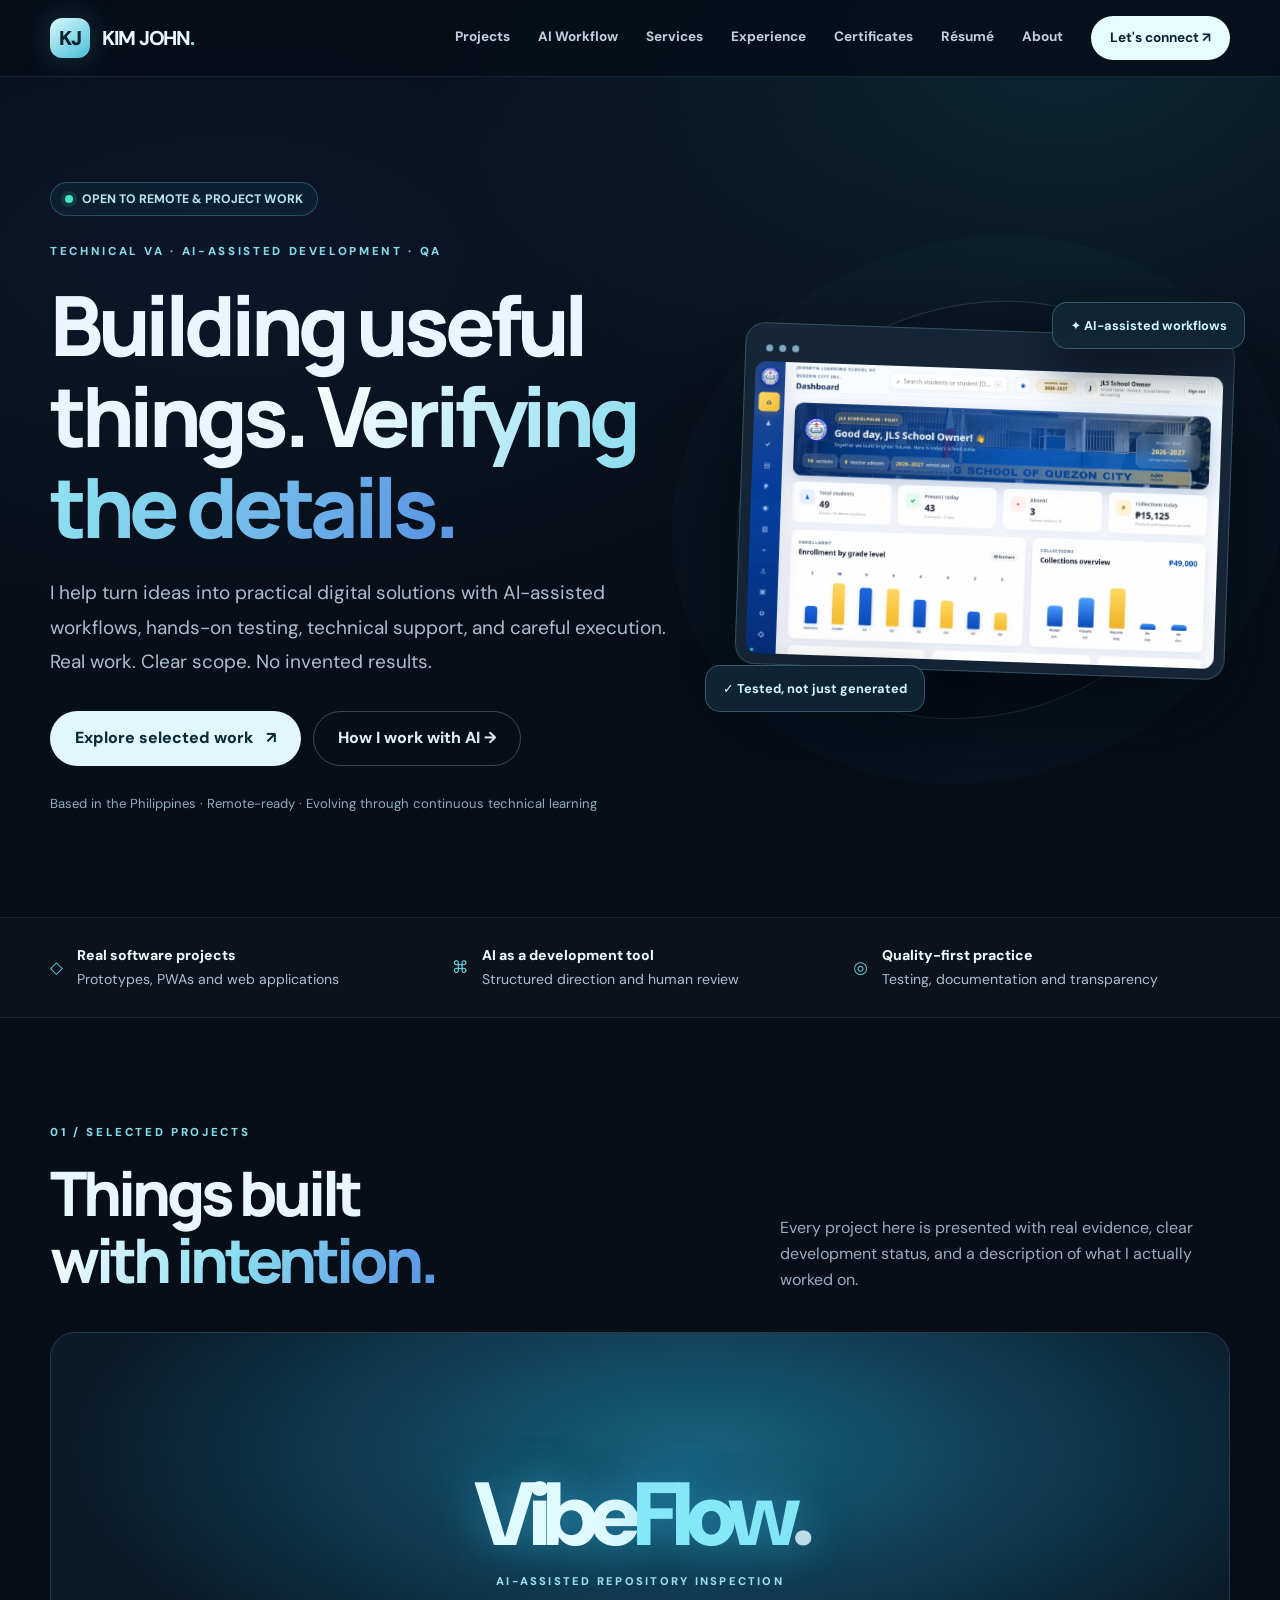
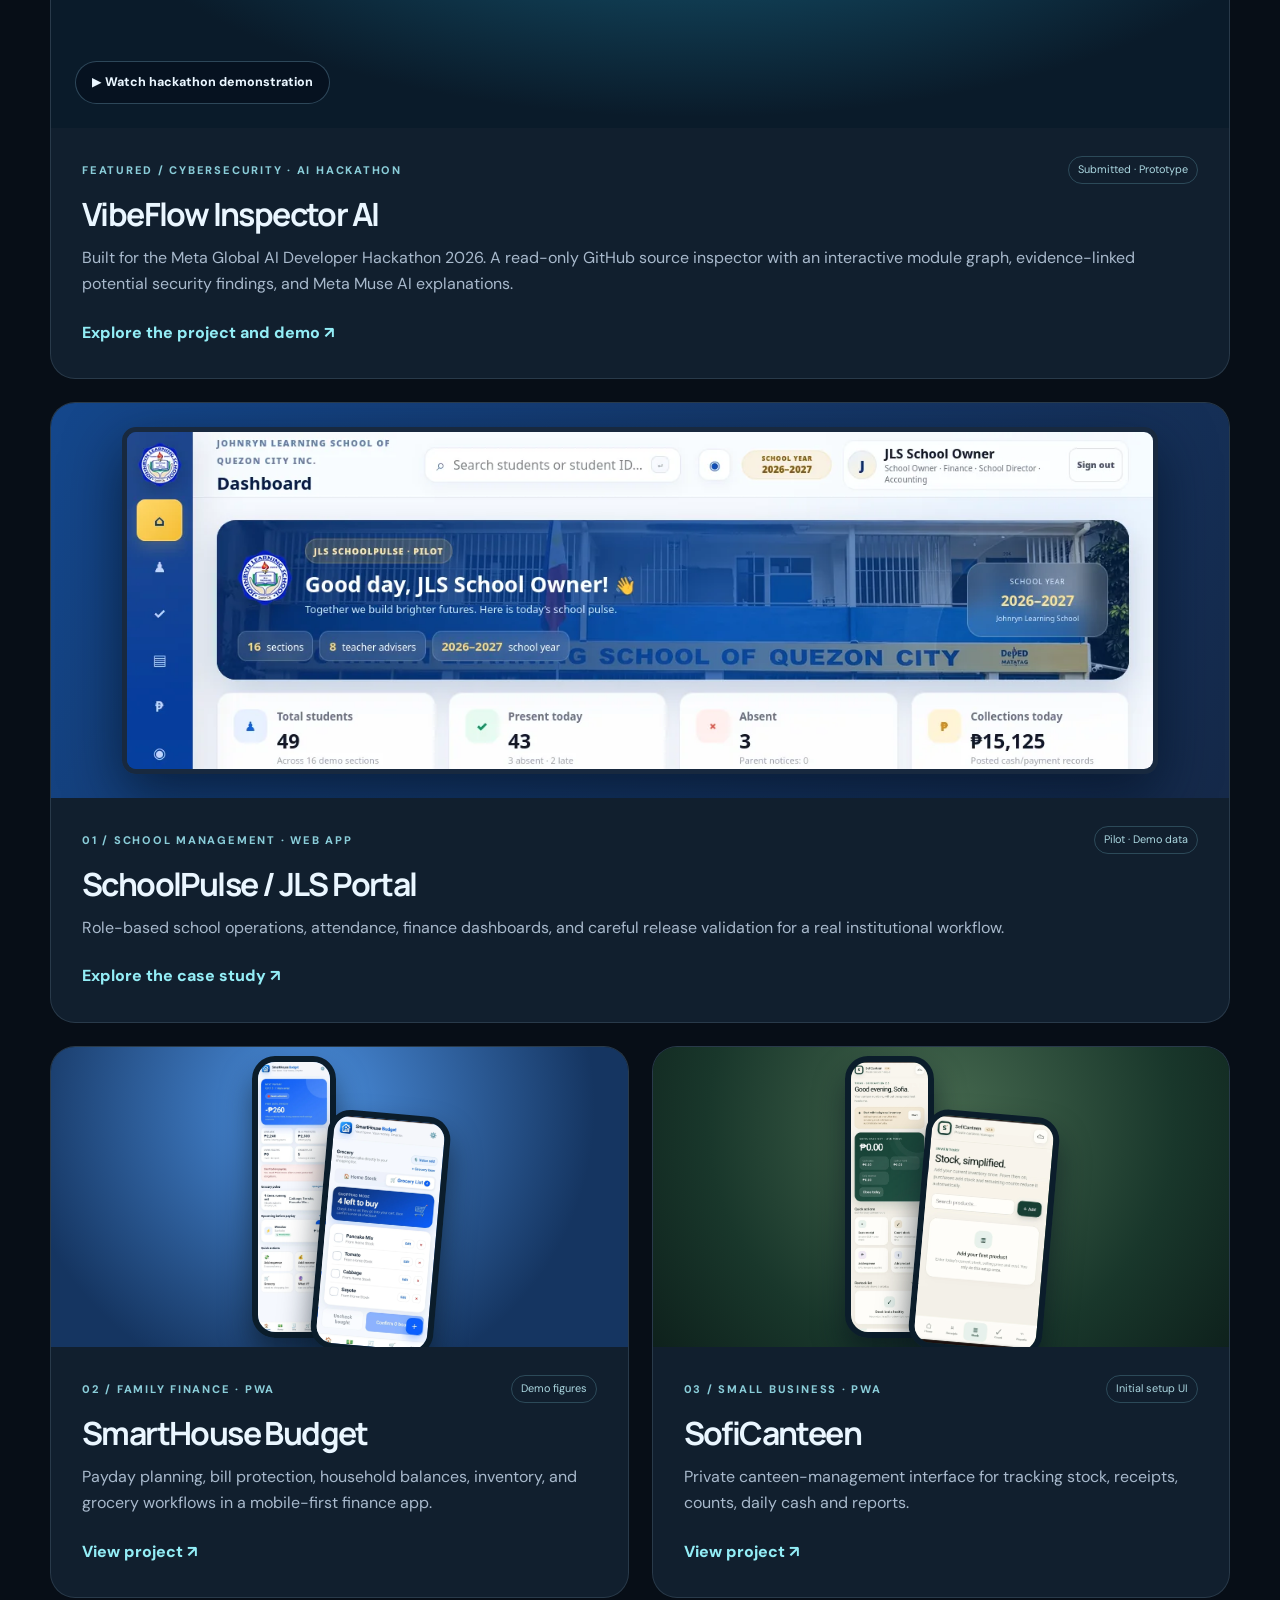
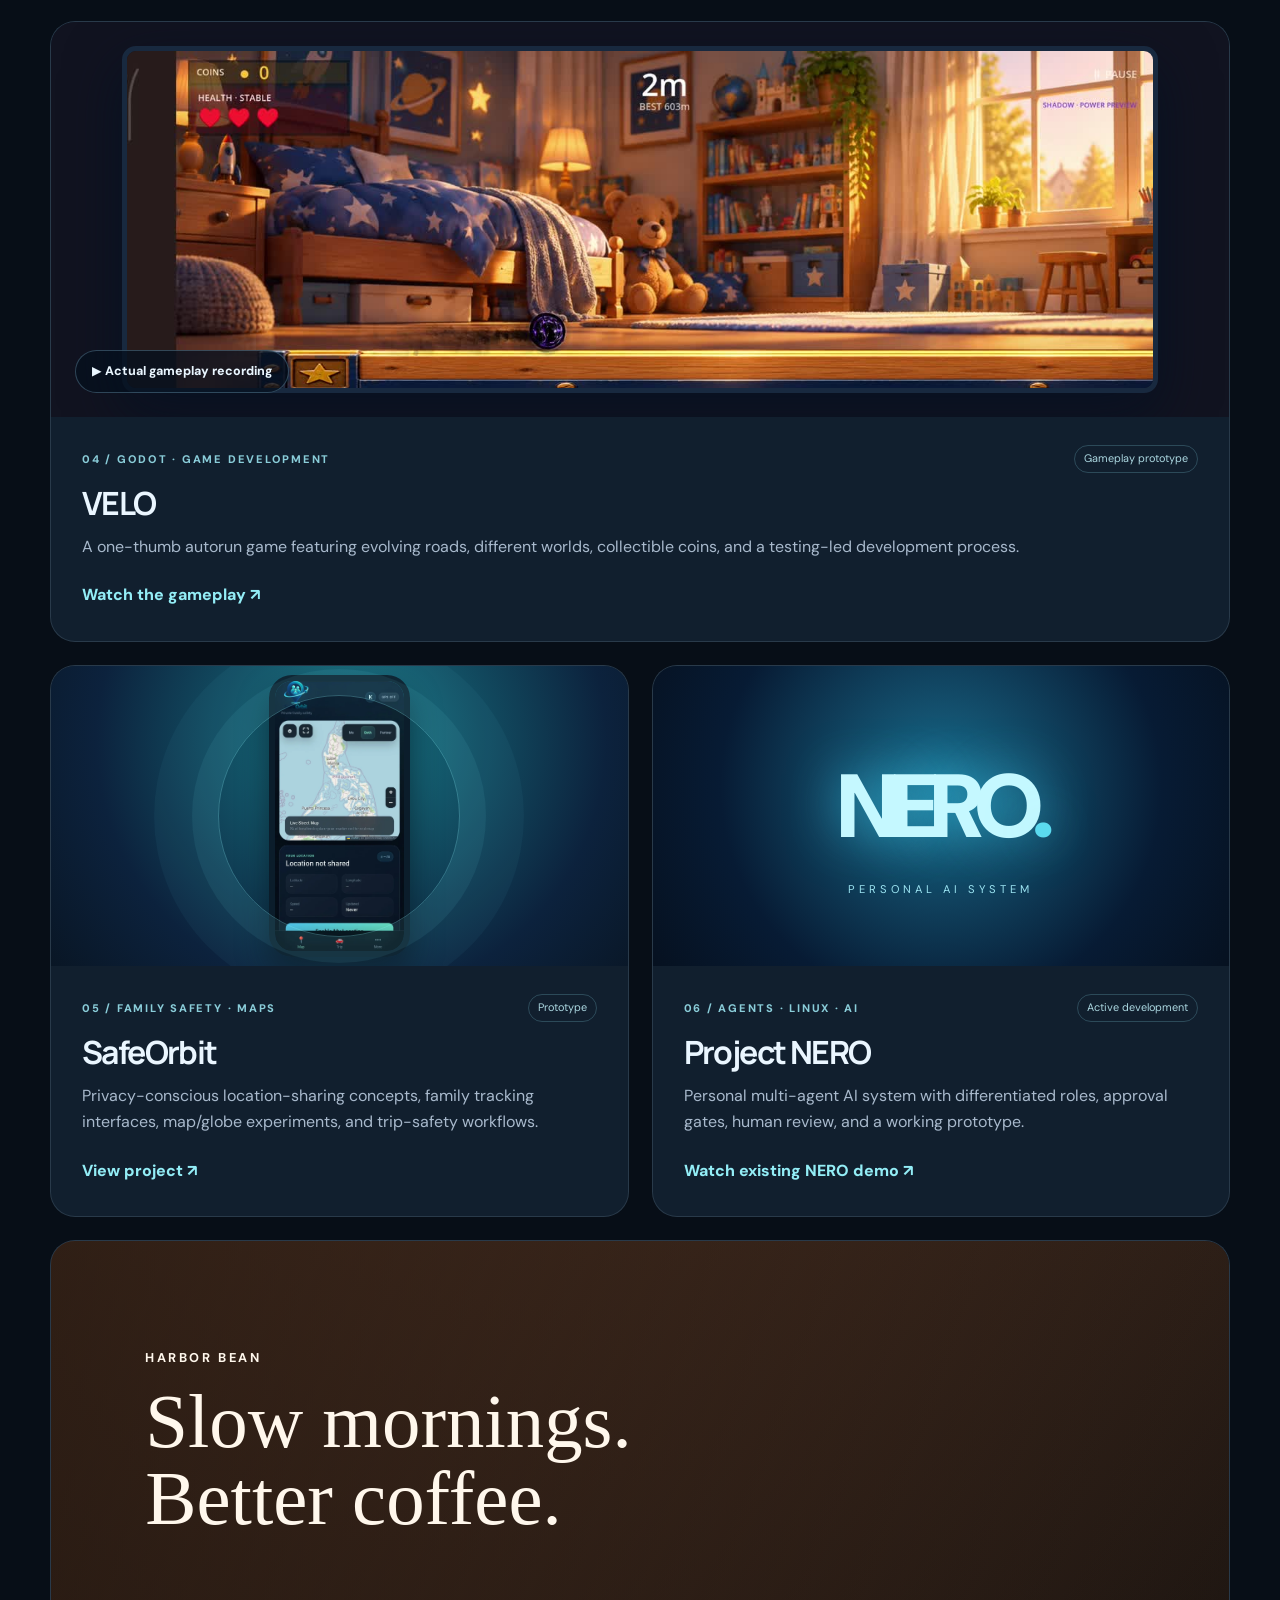
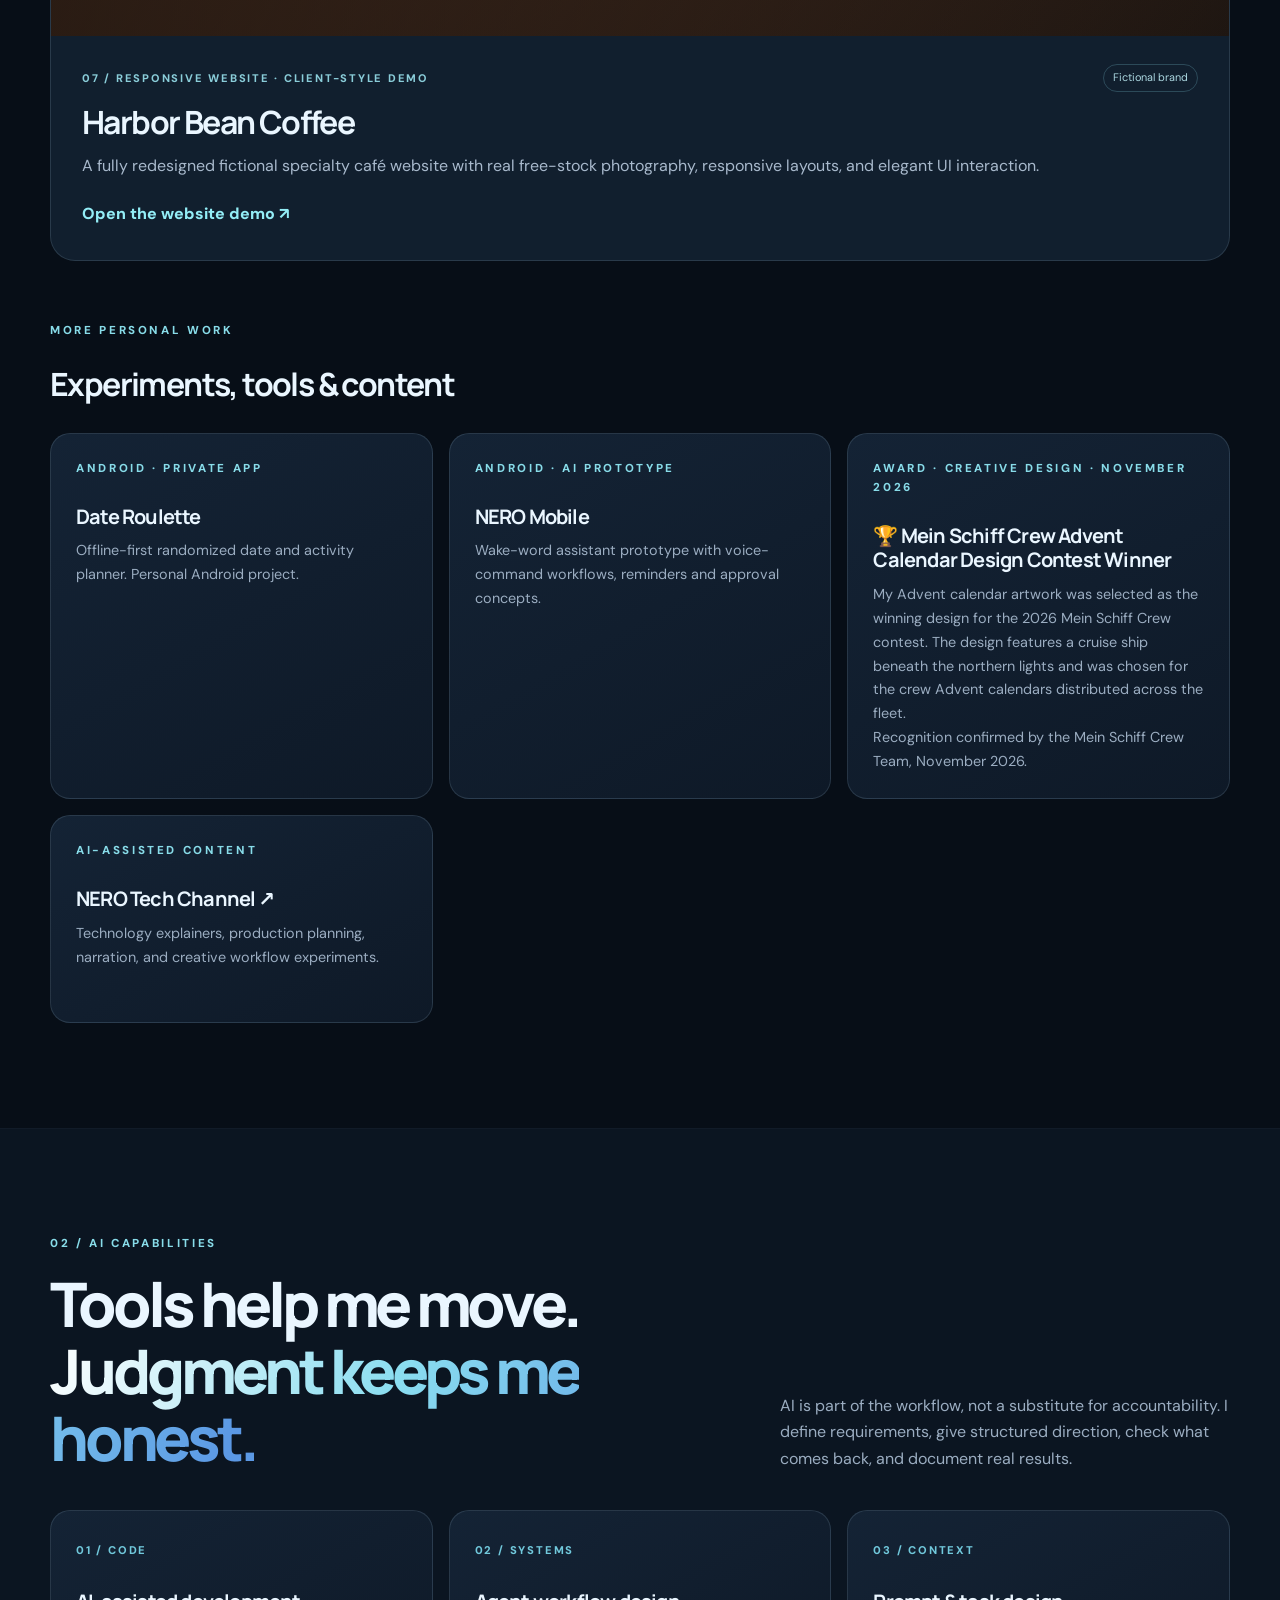
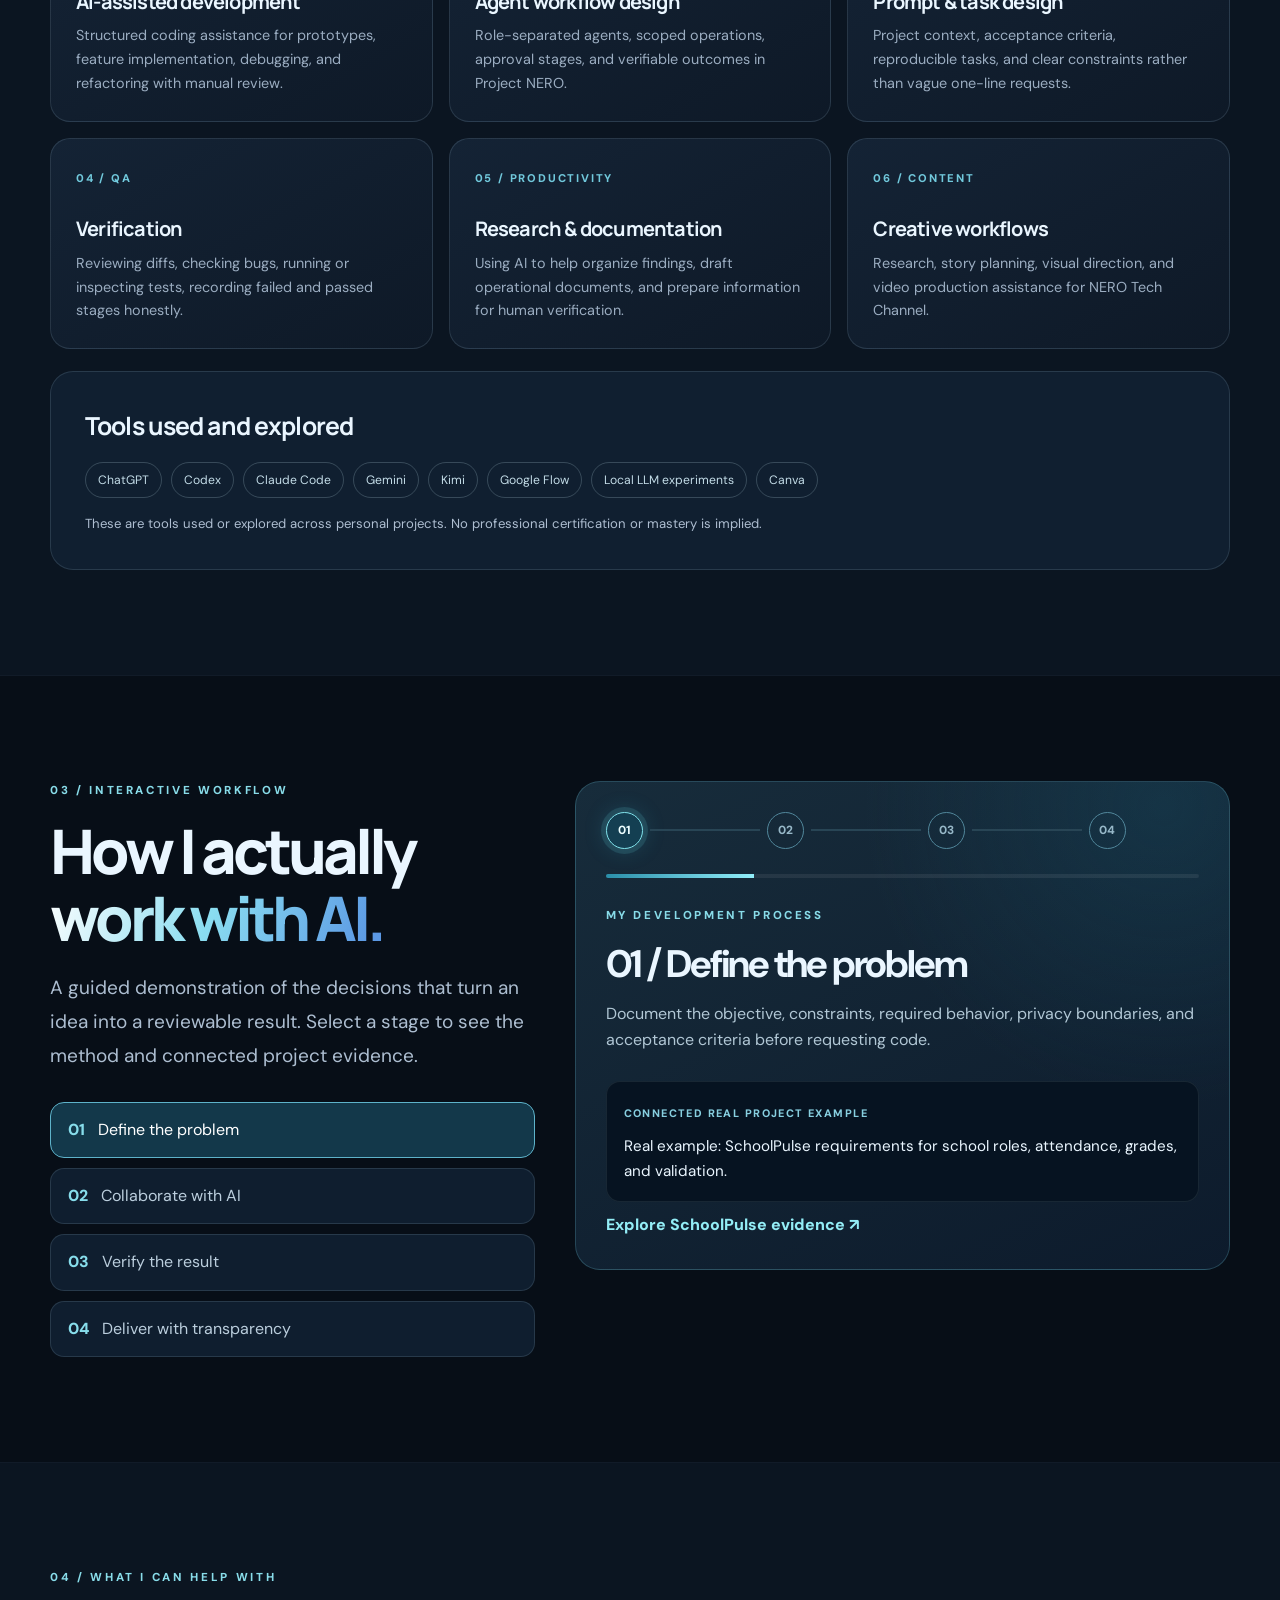
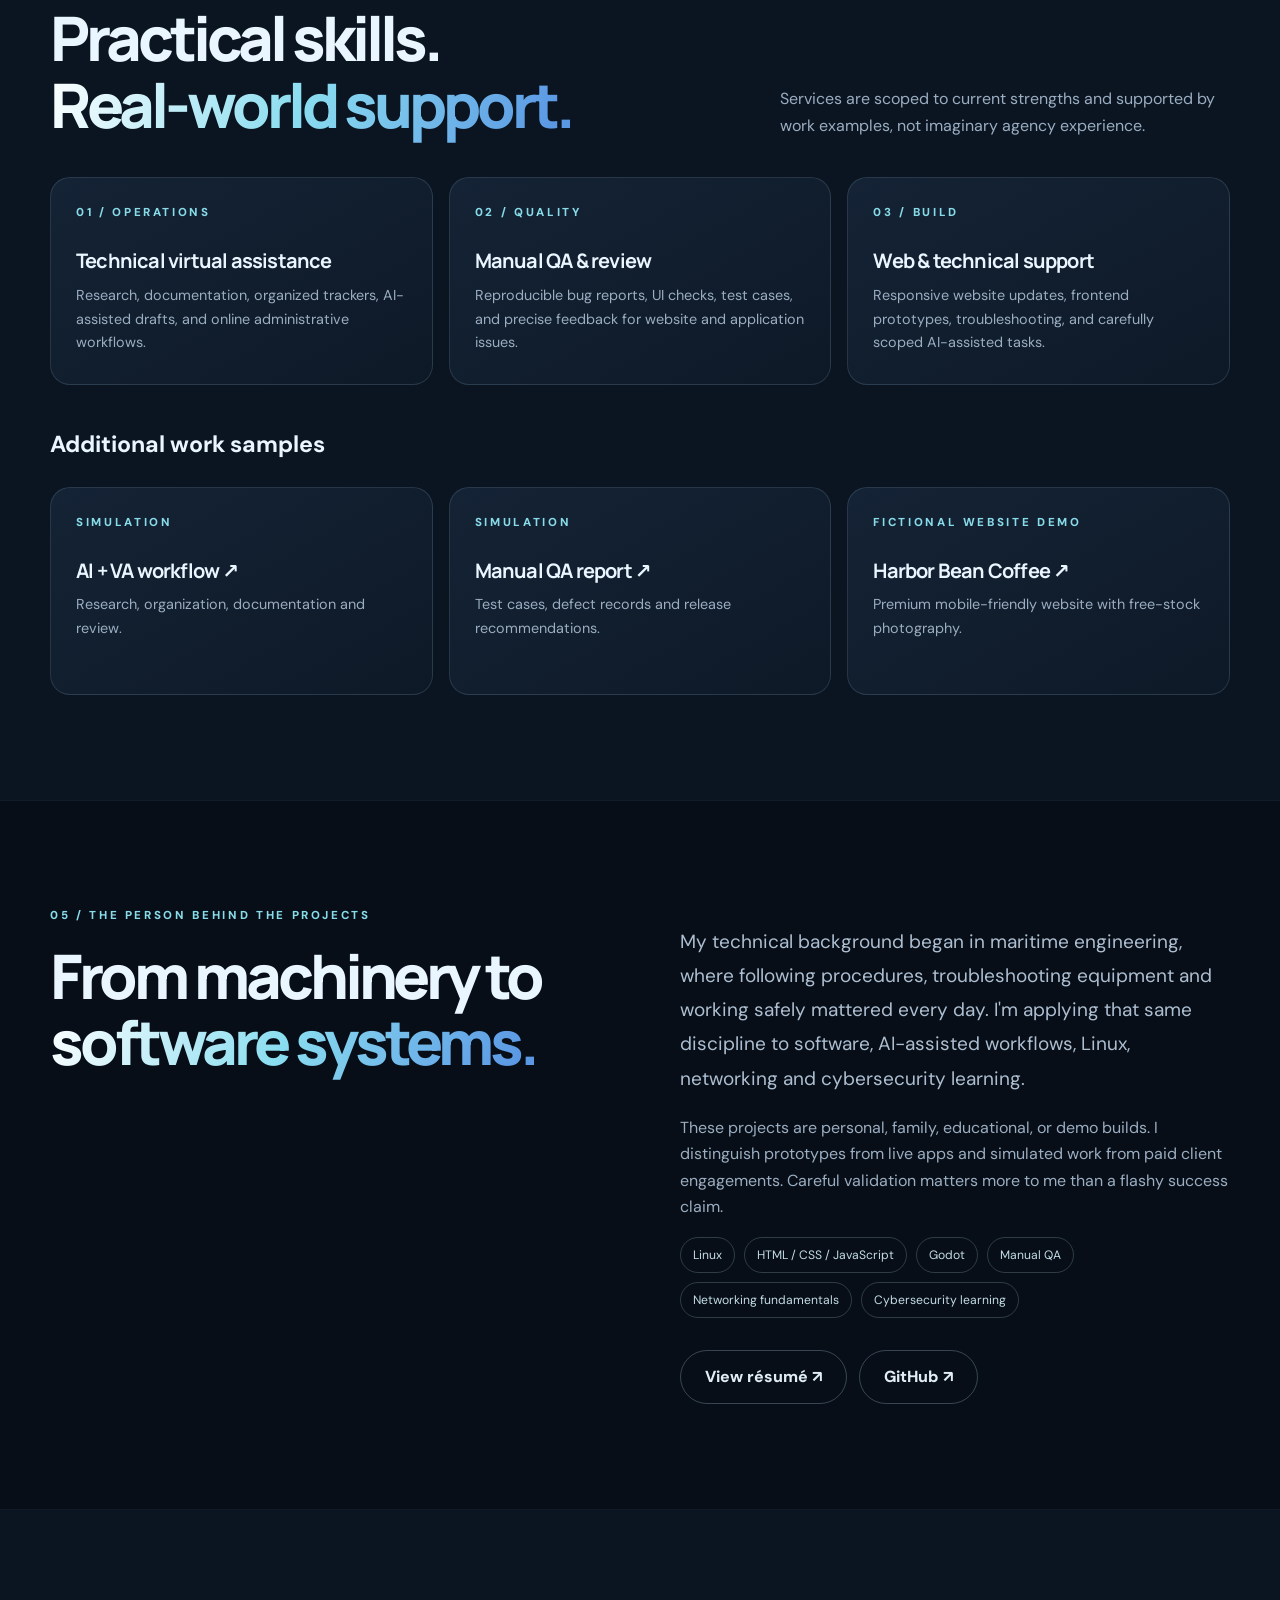
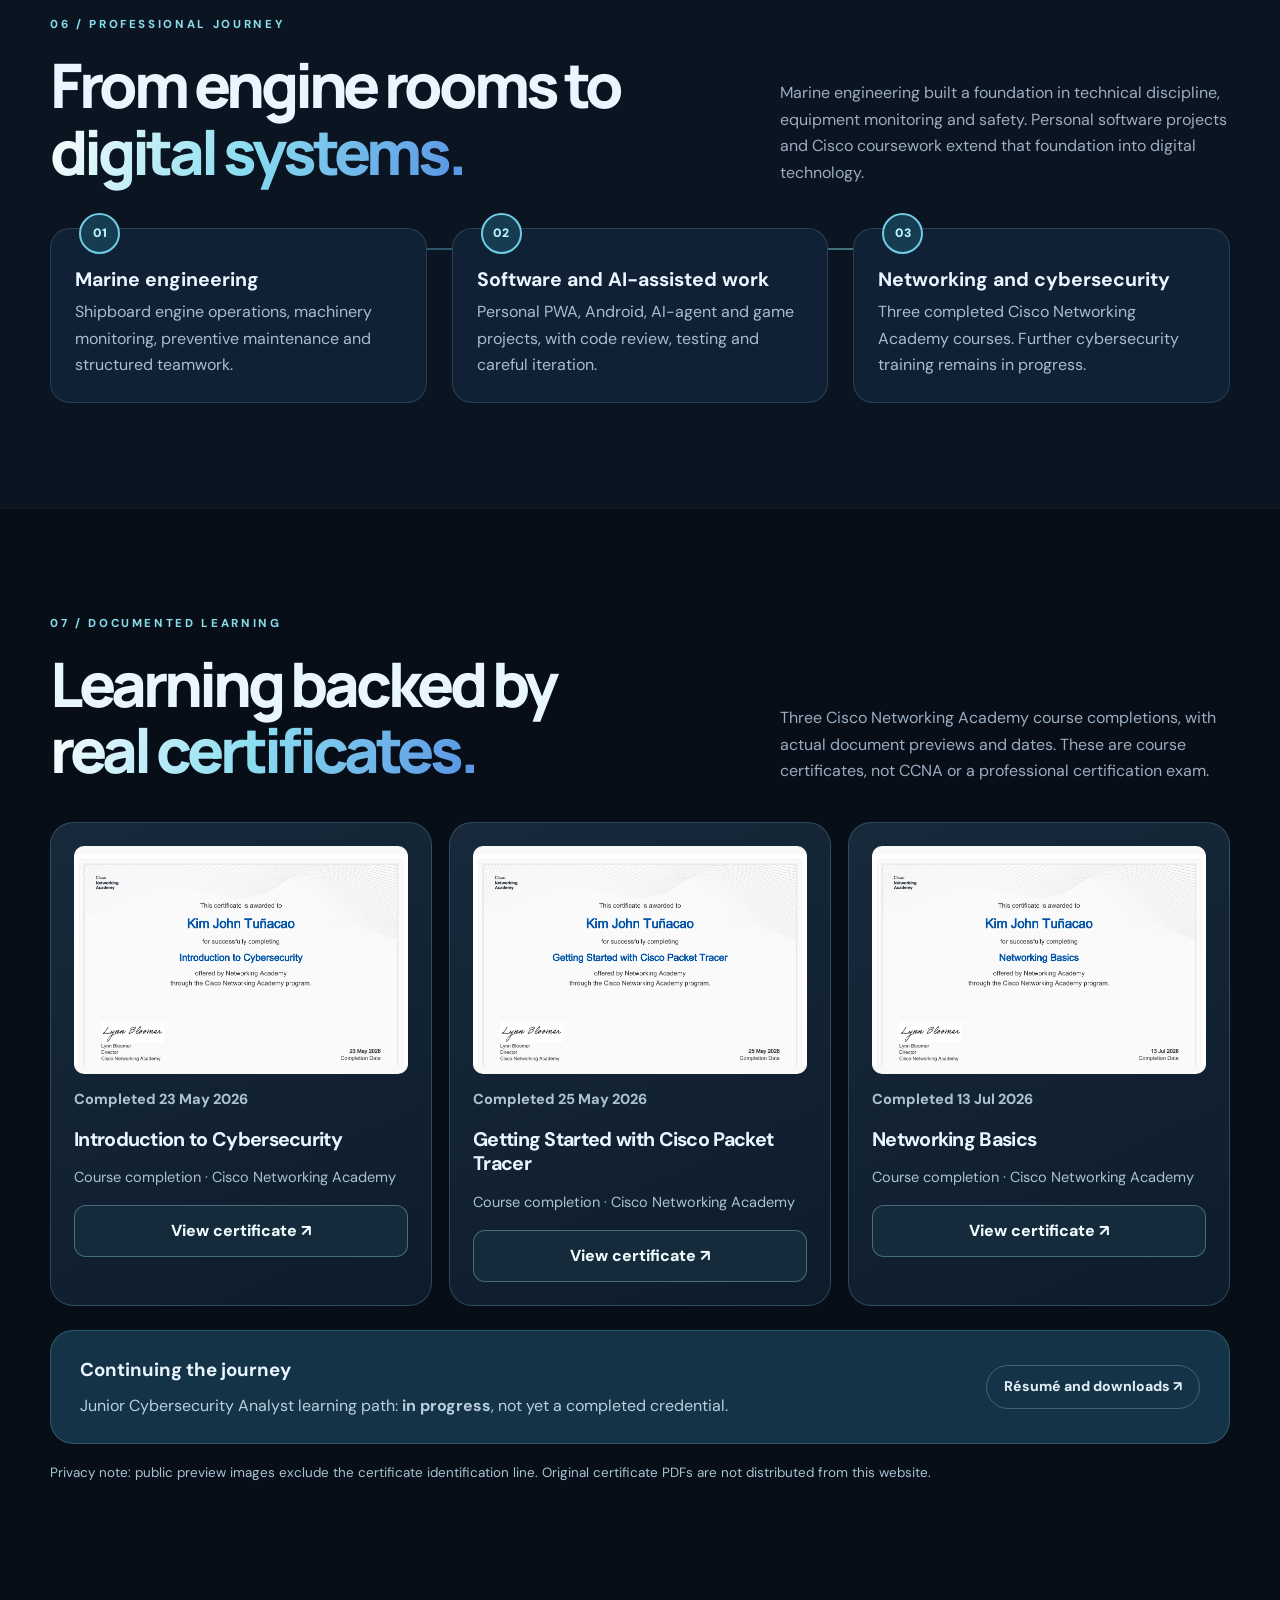
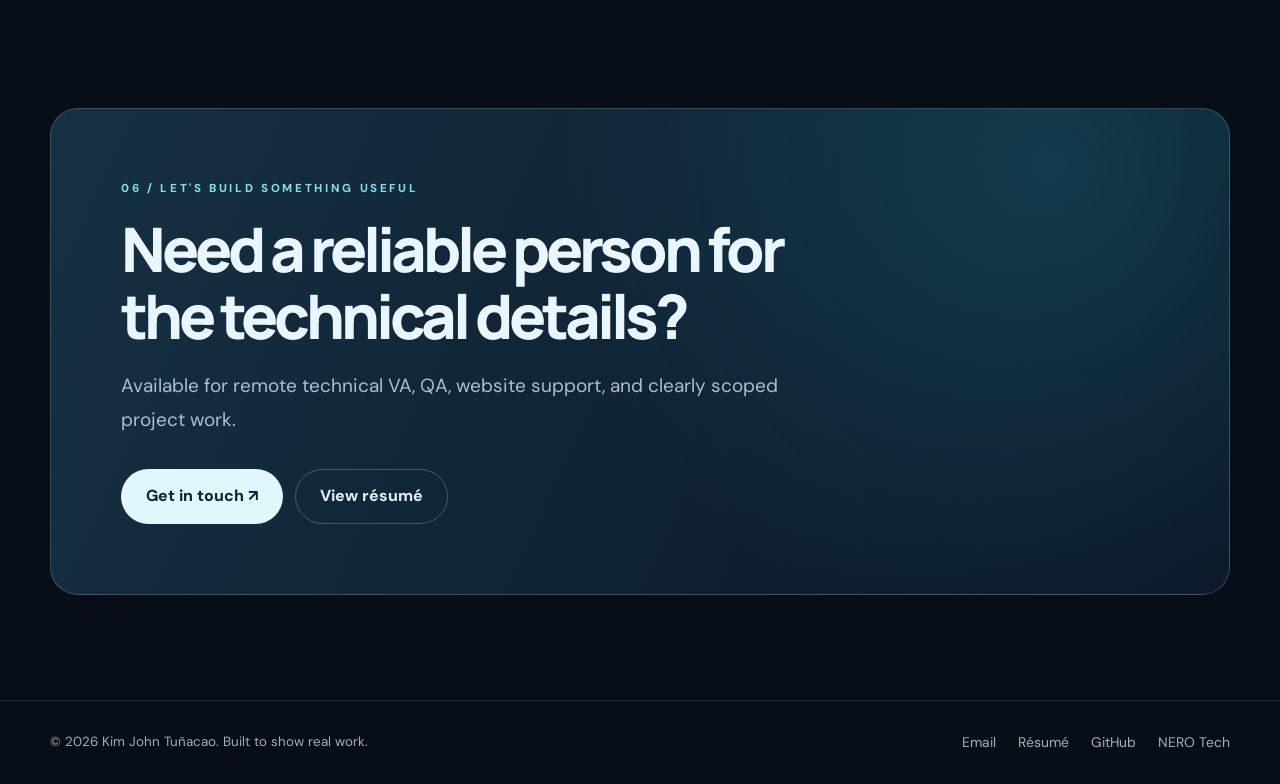
<file: index.html>
<!DOCTYPE html>
<html lang="en"><head><meta charset="utf-8"/><meta content="width=device-width,initial-scale=1" name="viewport"/><meta content="#070e17" name="theme-color"/><meta content="Kim John Tuñacao — technical support, AI-assisted software development, manual QA, and real software projects. Explore VibeFlow Inspector AI, SchoolPulse, VELO, SmartHouse Budget and more." name="description"/><meta content="Kim John Tuñacao | Practical technology. Verified results." property="og:title"/><meta content="A portfolio of real apps, quality-focused engineering, AI workflows, and technical support." property="og:description"/><meta content="website" property="og:type"/><title>Kim John Tuñacao | Technical Support, AI Development &amp; QA</title><link href="assets/css/site.css" rel="stylesheet"/><script defer="" src="assets/js/site.js"></script><script>try{if(!location.hash && !sessionStorage.getItem('kj-intro-v32-seen') && !matchMedia('(prefers-reduced-motion: reduce)').matches){document.documentElement.classList.add('intro-eligible')}}catch(e){}</script><link href="assets/css/motion.css" rel="stylesheet"/><script defer="" src="assets/js/motion.js"></script><link href="assets/css/v33.css" rel="stylesheet"/><script defer="True" src="assets/js/v33.js"></script></head><body>
<a class="skip" href="#main">Skip to main content</a><div aria-label="Kim John portfolio introduction" class="brand-intro"><div aria-hidden="true" class="brand-intro__core"><div class="brand-intro__monogram">KJ<span>.</span></div><div class="brand-intro__word">KIM JOHN.</div><div class="brand-intro__rule"></div><p>DESIGN · BUILD · VERIFY</p></div><button class="brand-intro__skip" type="button">Skip intro ↗</button></div><header class="header"><div class="wrap headinner"><a aria-label="Kim John portfolio home" class="wordmark" href="#top"><span class="mark">KJ</span><span>KIM JOHN<span style="color:#83ddea">.</span></span></a><button aria-controls="nav" aria-expanded="false" class="menu-toggle" type="button">Menu ☰</button><nav aria-label="Main navigation" class="nav" id="nav"><a href="#projects">Projects</a><a href="#ai">AI Workflow</a><a href="#services">Services</a><a href="#experience">Experience</a><a href="#credentials">Certificates</a><a href="resume.html">Résumé</a><a href="#about">About</a><a class="navcontact" href="#contact">Let's connect ↗</a></nav></div></header>
<div aria-hidden="true" class="scroll-progress"></div><main id="main"><section class="hero" id="top"><div class="wrap hero-layout"><div class="reveal"><div class="hero-signal"><span class="signal-dot"></span> OPEN TO REMOTE &amp; PROJECT WORK</div><span class="eyebrow">TECHNICAL VA · AI-ASSISTED DEVELOPMENT · QA</span><h1 class="display">Building useful things. <span class="gradient">Verifying the details.</span></h1><p class="lede">I help turn ideas into practical digital solutions with AI-assisted workflows, hands-on testing, technical support, and careful execution. Real work. Clear scope. No invented results.</p><div class="actions"><a class="btn" href="#projects">Explore selected work <span aria-hidden="true">↗</span></a><a class="btn outline" href="#ai">How I work with AI →</a></div><p class="note" style="margin-top:27px">Based in the Philippines · Remote-ready · Evolving through continuous technical learning</p></div><div aria-label="Showcase of SchoolPulse school management project" class="hero-visual reveal glow-surface"><div class="ui-window"><div class="fake-toolbar"><span></span><span></span><span></span></div><img alt="SchoolPulse demo dashboard featuring enrollment and collections charts" height="800" src="assets/media/schoolpulse-dashboard.webp" width="1280"/></div><div class="floating-chip top">✦ AI-assisted workflows</div><div class="floating-chip bottom">✓ Tested, not just generated</div></div></div></section>
<div class="proof"><div class="wrap proofinner"><div class="proofitem"><span class="picon">◇</span><span><b>Real software projects</b><br/>Prototypes, PWAs and web applications</span></div><div class="proofitem"><span class="picon">⌘</span><span><b>AI as a development tool</b><br/>Structured direction and human review</span></div><div class="proofitem"><span class="picon">◎</span><span><b>Quality-first practice</b><br/>Testing, documentation and transparency</span></div></div></div>
<section class="section" id="projects"><div class="wrap"><div class="section-head reveal"><div><span class="eyebrow">01 / SELECTED PROJECTS</span><h2>Things built<br/><span class="gradient">with intention.</span></h2></div><p>Every project here is presented with real evidence, clear development status, and a description of what I actually worked on.</p></div>
<div class="work-grid">
<article class="work-card feature reveal glow-surface"><a aria-label="Explore VibeFlow Inspector AI case study" class="work-visual" style="background:radial-gradient(ellipse at 55% 30%,#17627f,#0a1b2a 68%);flex-direction:column;gap:12px" href="projects/vibeflow.html"><div style="font-size:clamp(2.7rem,7vw,6rem);font-weight:900;letter-spacing:-.09em;line-height:1;color:#e0fbff;text-shadow:0 0 44px #39b7ea88">Vibe<span style="color:#85e7f7">Flow</span><span style="color:#bfdce5">.</span></div><span style="color:#9fdfec;letter-spacing:.2em;font-size:.7rem;font-weight:800">AI-ASSISTED REPOSITORY INSPECTION</span><span class="play">▶ Watch hackathon demonstration</span></a><div class="work-info"><div class="topline"><span class="work-label">FEATURED / CYBERSECURITY · AI HACKATHON</span><span class="status">Submitted · Prototype</span></div><h3>VibeFlow Inspector AI</h3><p>Built for the Meta Global AI Developer Hackathon 2026. A read-only GitHub source inspector with an interactive module graph, evidence-linked potential security findings, and Meta Muse AI explanations.</p><a class="textlink" href="projects/vibeflow.html">Explore the project and demo ↗</a></div></article>

<article class="work-card feature reveal glow-surface"><a aria-label="Explore SchoolPulse case study" class="work-visual school" href="projects/schoolpulse.html"><img alt="SchoolPulse demo dashboard with student, attendance and finance analytics" class="cover-fill" loading="lazy" src="assets/media/schoolpulse-dashboard.webp"/></a><div class="work-info"><div class="topline"><span class="work-label">01 / SCHOOL MANAGEMENT · WEB APP</span><span class="status">Pilot · Demo data</span></div><h3>SchoolPulse / JLS Portal</h3><p>Role-based school operations, attendance, finance dashboards, and careful release validation for a real institutional workflow.</p><a class="textlink" href="projects/schoolpulse.html">Explore the case study ↗</a></div></article>
<article class="work-card reveal glow-surface"><a aria-label="Explore SmartHouse Budget" class="work-visual budget" href="projects/smarthouse.html"><img alt="SmartHouse Budget payday dashboard with sample financial amounts" class="phone" loading="lazy" src="assets/media/smarthouse-overview.webp"/><img alt="SmartHouse Budget sample grocery shopping list" class="phone sibling" loading="lazy" src="assets/media/smarthouse-grocery.webp"/></a><div class="work-info"><div class="topline"><span class="work-label">02 / FAMILY FINANCE · PWA</span><span class="status">Demo figures</span></div><h3>SmartHouse Budget</h3><p>Payday planning, bill protection, household balances, inventory, and grocery workflows in a mobile-first finance app.</p><a class="textlink" href="projects/smarthouse.html">View project ↗</a></div></article>
<article class="work-card reveal glow-surface"><a aria-label="Explore SofiCanteen" class="work-visual sofi" href="projects/soficanteen.html"><img alt="SofiCanteen cash dashboard in a cream and green color scheme" class="phone" loading="lazy" src="assets/media/sofi-home.webp"/><img alt="SofiCanteen inventory setup screen" class="phone sibling" loading="lazy" src="assets/media/sofi-inventory.webp"/></a><div class="work-info"><div class="topline"><span class="work-label">03 / SMALL BUSINESS · PWA</span><span class="status">Initial setup UI</span></div><h3>SofiCanteen</h3><p>Private canteen-management interface for tracking stock, receipts, counts, daily cash and reports.</p><a class="textlink" href="projects/soficanteen.html">View project ↗</a></div></article>
<article class="work-card feature reveal glow-surface"><a aria-label="Explore VELO gameplay" class="work-visual velo" href="projects/velo.html"><img alt="Authentic VELO gameplay in a vibrant bedroom-themed side-scrolling world" class="cover-fill" loading="lazy" src="assets/media/velo-cover.jpg"/><span class="play">▶ Actual gameplay recording</span></a><div class="work-info"><div class="topline"><span class="work-label">04 / GODOT · GAME DEVELOPMENT</span><span class="status">Gameplay prototype</span></div><h3>VELO</h3><p>A one-thumb autorun game featuring evolving roads, different worlds, collectible coins, and a testing-led development process.</p><a class="textlink" href="projects/velo.html">Watch the gameplay ↗</a></div></article>
<article class="work-card reveal glow-surface"><a aria-label="Explore SafeOrbit" class="work-visual orbit" href="projects/safeorbit.html"><img alt="SafeOrbit location-sharing disabled view displaying a general Philippines map" class="phone" loading="lazy" src="assets/media/safeorbit-gps-off.webp"/></a><div class="work-info"><div class="topline"><span class="work-label">05 / FAMILY SAFETY · MAPS</span><span class="status">Prototype</span></div><h3>SafeOrbit</h3><p>Privacy-conscious location-sharing concepts, family tracking interfaces, map/globe experiments, and trip-safety workflows.</p><a class="textlink" href="projects/safeorbit.html">View project ↗</a></div></article>
<article class="work-card reveal glow-surface"><a aria-label="Explore NERO AI system" class="work-visual nero" href="projects/nero.html"><div style="text-align:center;padding:20px"><div style="font-size:clamp(3.5rem,7vw,6.5rem);font-weight:900;letter-spacing:-.1em;color:#c5f8ff;text-shadow:0 0 50px #44d2f59b">NERO<span style="color:#5bdaef">.</span></div><div style="color:#9ce4f2;letter-spacing:.36em;font-size:.7rem">PERSONAL AI SYSTEM</div></div></a><div class="work-info"><div class="topline"><span class="work-label">06 / AGENTS · LINUX · AI</span><span class="status">Active development</span></div><h3>Project NERO</h3><p>Personal multi-agent AI system with differentiated roles, approval gates, human review, and a working prototype.</p><a class="textlink" href="projects/nero.html">Watch existing NERO demo ↗</a></div></article>
<article class="work-card feature reveal glow-surface"><a aria-label="Visit Harbor Bean coffee website sample" class="work-visual coffee" href="projects/harbor-bean/index.html"><div style="position:absolute;inset:0;background:linear-gradient(90deg,#110c08a8,#1a110822),url('https://images.pexels.com/photos/2797071/pexels-photo-2797071.jpeg?auto=compress&amp;cs=tinysrgb&amp;w=1600') center 52%/cover"></div><div style="position:absolute;left:8%;top:26%;color:#fff7ec"><span style="font:700 .8rem DM Sans;letter-spacing:.2em">HARBOR BEAN</span><h3 style="font-family:Georgia,serif;font-weight:400;line-height:1;font-size:clamp(2.5rem,6vw,5.5rem);margin:14px 0">Slow mornings.<br/>Better coffee.</h3></div></a><div class="work-info"><div class="topline"><span class="work-label">07 / RESPONSIVE WEBSITE · CLIENT-STYLE DEMO</span><span class="status">Fictional brand</span></div><h3>Harbor Bean Coffee</h3><p>A fully redesigned fictional specialty café website with real free-stock photography, responsive layouts, and elegant UI interaction.</p><a class="textlink" href="projects/harbor-bean/index.html">Open the website demo ↗</a></div></article>
</div><div class="reveal" style="margin-top:60px"><span class="eyebrow">MORE PERSONAL WORK</span><h3 style="font-family:Manrope,system-ui,sans-serif;letter-spacing:-.05em;font-size:2rem;margin:0 0 22px">Experiments, tools &amp; content</h3><div class="samples"><article class="sample"><span class="eyebrow">ANDROID · PRIVATE APP</span><h3>Date Roulette</h3><p>Offline-first randomized date and activity planner. Personal Android project.</p></article><article class="sample"><span class="eyebrow">ANDROID · AI PROTOTYPE</span><h3>NERO Mobile</h3><p>Wake-word assistant prototype with voice-command workflows, reminders and approval concepts.</p></article><article class="sample"><span class="eyebrow">AWARD · CREATIVE DESIGN · NOVEMBER 2026</span><h3>🏆 Mein Schiff Crew Advent Calendar Design Contest Winner</h3><p>My Advent calendar artwork was selected as the winning design for the 2026 Mein Schiff Crew contest. The design features a cruise ship beneath the northern lights and was chosen for the crew Advent calendars distributed across the fleet.</p><p class="note">Recognition confirmed by the Mein Schiff Crew Team, November 2026.</p></article><a class="sample" href="https://www.youtube.com/@NEROTechChannel" rel="noopener noreferrer" target="_blank"><span class="eyebrow">AI-ASSISTED CONTENT</span><h3>NERO Tech Channel ↗</h3><p>Technology explainers, production planning, narration, and creative workflow experiments.</p></a></div></div></div></section>
<section class="section alt" id="ai"><div class="wrap"><div class="section-head reveal"><div><span class="eyebrow">02 / AI CAPABILITIES</span><h2>Tools help me move.<br/><span class="gradient">Judgment keeps me honest.</span></h2></div><p>AI is part of the workflow, not a substitute for accountability. I define requirements, give structured direction, check what comes back, and document real results.</p></div><div class="skillgrid">
<div class="skillcard reveal"><span class="num">01 / CODE</span><h3>AI-assisted development</h3><p>Structured coding assistance for prototypes, feature implementation, debugging, and refactoring with manual review.</p></div>
<div class="skillcard reveal"><span class="num">02 / SYSTEMS</span><h3>Agent workflow design</h3><p>Role-separated agents, scoped operations, approval stages, and verifiable outcomes in Project NERO.</p></div>
<div class="skillcard reveal"><span class="num">03 / CONTEXT</span><h3>Prompt &amp; task design</h3><p>Project context, acceptance criteria, reproducible tasks, and clear constraints rather than vague one-line requests.</p></div>
<div class="skillcard reveal"><span class="num">04 / QA</span><h3>Verification</h3><p>Reviewing diffs, checking bugs, running or inspecting tests, recording failed and passed stages honestly.</p></div>
<div class="skillcard reveal"><span class="num">05 / PRODUCTIVITY</span><h3>Research &amp; documentation</h3><p>Using AI to help organize findings, draft operational documents, and prepare information for human verification.</p></div>
<div class="skillcard reveal"><span class="num">06 / CONTENT</span><h3>Creative workflows</h3><p>Research, story planning, visual direction, and video production assistance for NERO Tech Channel.</p></div>
</div><div class="support-panel reveal" style="margin-top:22px"><h3 style="margin:0 0 15px">Tools used and explored</h3><div class="pills"><span class="pill">ChatGPT</span><span class="pill">Codex</span><span class="pill">Claude Code</span><span class="pill">Gemini</span><span class="pill">Kimi</span><span class="pill">Google Flow</span><span class="pill">Local LLM experiments</span><span class="pill">Canva</span></div><p class="note" style="margin:15px 0 0">These are tools used or explored across personal projects. No professional certification or mastery is implied.</p></div></div></section>
<section class="section"><div class="wrap workflow"><div class="reveal"><span class="eyebrow">03 / INTERACTIVE WORKFLOW</span><h2>How I actually <span class="gradient">work with AI.</span></h2><p class="lede">A guided demonstration of the decisions that turn an idea into a reviewable result. Select a stage to see the method and connected project evidence.</p><div aria-label="AI workflow stages" class="workflow-list" role="tablist"><button aria-selected="true" class="step-button" role="tab" type="button"><span class="index">01</span> Define the problem</button><button aria-selected="false" class="step-button" role="tab" type="button"><span class="index">02</span> Collaborate with AI</button><button aria-selected="false" class="step-button" role="tab" type="button"><span class="index">03</span> Verify the result</button><button aria-selected="false" class="step-button" role="tab" type="button"><span class="index">04</span> Deliver with transparency</button></div></div><div aria-live="polite" class="workflow-panel reveal" role="tabpanel"><div aria-hidden="true" class="workflow-rail"><span class="rail-node active">01</span><span class="rail-line"><span class="rail-line-fill" data-flow-line=""></span></span><span class="rail-node">02</span><span class="rail-line"><span class="rail-line-fill" data-flow-line=""></span></span><span class="rail-node">03</span><span class="rail-line"><span class="rail-line-fill" data-flow-line=""></span></span><span class="rail-node">04</span></div><div class="progress-track"><div class="progress-fill" data-progress=""></div></div><span class="eyebrow">MY DEVELOPMENT PROCESS</span><h3 data-flow-title="">01 / Define the problem</h3><p data-flow-body="">Document the objective and constraints.</p><div class="workflow-output"><small>CONNECTED REAL PROJECT EXAMPLE</small><div data-flow-output=""></div></div><a class="textlink" href="projects/schoolpulse.html">Explore SchoolPulse evidence ↗</a></div></div></section>
<section class="section alt" id="services"><div class="wrap"><div class="section-head reveal"><div><span class="eyebrow">04 / WHAT I CAN HELP WITH</span><h2>Practical skills.<br/><span class="gradient">Real-world support.</span></h2></div><p>Services are scoped to current strengths and supported by work examples, not imaginary agency experience.</p></div><div class="services"><article class="service reveal"><span class="eyebrow">01 / OPERATIONS</span><h3>Technical virtual assistance</h3><p>Research, documentation, organized trackers, AI-assisted drafts, and online administrative workflows.</p></article><article class="service reveal"><span class="eyebrow">02 / QUALITY</span><h3>Manual QA &amp; review</h3><p>Reproducible bug reports, UI checks, test cases, and precise feedback for website and application issues.</p></article><article class="service reveal"><span class="eyebrow">03 / BUILD</span><h3>Web &amp; technical support</h3><p>Responsive website updates, frontend prototypes, troubleshooting, and carefully scoped AI-assisted tasks.</p></article></div><h3 style="margin-top:40px;font-size:1.45rem">Additional work samples</h3><div class="samples"><a class="sample reveal" href="samples/ai-va.html"><span class="eyebrow">SIMULATION</span><h3>AI + VA workflow ↗</h3><p>Research, organization, documentation and review.</p></a><a class="sample reveal" href="samples/qa.html"><span class="eyebrow">SIMULATION</span><h3>Manual QA report ↗</h3><p>Test cases, defect records and release recommendations.</p></a><a class="sample reveal" href="projects/harbor-bean/index.html"><span class="eyebrow">FICTIONAL WEBSITE DEMO</span><h3>Harbor Bean Coffee ↗</h3><p>Premium mobile-friendly website with free-stock photography.</p></a></div></div></section>
<section class="section" id="about"><div class="wrap about"><div class="reveal"><span class="eyebrow">05 / THE PERSON BEHIND THE PROJECTS</span><h2>From machinery to <span class="gradient">software systems.</span></h2></div><div class="reveal"><p class="lede">My technical background began in maritime engineering, where following procedures, troubleshooting equipment and working safely mattered every day. I'm applying that same discipline to software, AI-assisted workflows, Linux, networking and cybersecurity learning.</p><p class="subtle">These projects are personal, family, educational, or demo builds. I distinguish prototypes from live apps and simulated work from paid client engagements. Careful validation matters more to me than a flashy success claim.</p><div class="pills"><span class="pill">Linux</span><span class="pill">HTML / CSS / JavaScript</span><span class="pill">Godot</span><span class="pill">Manual QA</span><span class="pill">Networking fundamentals</span><span class="pill">Cybersecurity learning</span></div><div class="actions"><a class="btn outline" href="resume.html">View résumé ↗</a><a class="btn outline" href="https://github.com/tuncaokimjohn-code" rel="noopener noreferrer" target="_blank">GitHub ↗</a></div></div></div></section>
<section class="section alt v33-shell" id="experience"><div class="wrap"><div class="section-head reveal"><div><span class="eyebrow">06 / PROFESSIONAL JOURNEY</span><h2>From engine rooms to<br/><span class="gradient">digital systems.</span></h2></div><p>Marine engineering built a foundation in technical discipline, equipment monitoring and safety. Personal software projects and Cisco coursework extend that foundation into digital technology.</p></div><div class="v33-journey"><article class="v33-journey-item reveal"><span class="v33-journey-marker">01</span><h3>Marine engineering</h3><p>Shipboard engine operations, machinery monitoring, preventive maintenance and structured teamwork.</p></article><article class="v33-journey-item reveal"><span class="v33-journey-marker">02</span><h3>Software and AI-assisted work</h3><p>Personal PWA, Android, AI-agent and game projects, with code review, testing and careful iteration.</p></article><article class="v33-journey-item reveal"><span class="v33-journey-marker">03</span><h3>Networking and cybersecurity</h3><p>Three completed Cisco Networking Academy courses. Further cybersecurity training remains in progress.</p></article></div></div></section><section class="section v33-shell" id="credentials"><div class="wrap"><div class="section-head reveal"><div><span class="eyebrow">07 / DOCUMENTED LEARNING</span><h2>Learning backed by<br/><span class="gradient">real certificates.</span></h2></div><p>Three Cisco Networking Academy course completions, with actual document previews and dates. These are course certificates, not CCNA or a professional certification exam.</p></div><div class="v33-cards"><article class="v33-card reveal"><img alt="Cisco Networking Academy certificate preview for Introduction to Cybersecurity, with identifier removed" class="v33-cert-img" loading="lazy" src="assets/media/certificates/cybersecurity.webp"/><p class="v33-date">Completed 23 May 2026</p><h3>Introduction to Cybersecurity</h3><p>Course completion · Cisco Networking Academy</p><button class="v33-open-cert" data-certificate-preview="assets/media/certificates/cybersecurity.webp" data-title="Introduction to Cybersecurity" type="button">View certificate ↗</button></article><article class="v33-card reveal"><img alt="Cisco Networking Academy certificate preview for Getting Started with Cisco Packet Tracer, with identifier removed" class="v33-cert-img" loading="lazy" src="assets/media/certificates/packet-tracer.webp"/><p class="v33-date">Completed 25 May 2026</p><h3>Getting Started with Cisco Packet Tracer</h3><p>Course completion · Cisco Networking Academy</p><button class="v33-open-cert" data-certificate-preview="assets/media/certificates/packet-tracer.webp" data-title="Getting Started with Cisco Packet Tracer" type="button">View certificate ↗</button></article><article class="v33-card reveal"><img alt="Cisco Networking Academy certificate preview for Networking Basics, with identifier removed" class="v33-cert-img" loading="lazy" src="assets/media/certificates/networking-basics.webp"/><p class="v33-date">Completed 13 Jul 2026</p><h3>Networking Basics</h3><p>Course completion · Cisco Networking Academy</p><button class="v33-open-cert" data-certificate-preview="assets/media/certificates/networking-basics.webp" data-title="Networking Basics" type="button">View certificate ↗</button></article></div><div class="v33-cv-spot reveal"><div><h3>Continuing the journey</h3><p>Junior Cybersecurity Analyst learning path: <strong>in progress</strong>, not yet a completed credential.</p></div><a class="btn outline small" href="resume.html">Résumé and downloads ↗</a></div><p class="v33-privacy" style="margin-top:18px">Privacy note: public preview images exclude the certificate identification line. Original certificate PDFs are not distributed from this website.</p></div></section><section class="section" id="contact"><div class="wrap"><div class="contactbox reveal"><span class="eyebrow">06 / LET'S BUILD SOMETHING USEFUL</span><h2>Need a reliable person for the technical details?</h2><p class="lede">Available for remote technical VA, QA, website support, and clearly scoped project work.</p><div class="actions"><a class="btn" href="mailto:tuncaokimjohn@gmail.com">Get in touch ↗</a><a class="btn outline" href="resume.html">View résumé</a></div></div></div></section><dialog aria-labelledby="v33-dialog-title" class="v33-dialog" id="v33-cert-dialog"><div class="v33-dialog-header"><h3 data-v33-title="" id="v33-dialog-title">Certificate preview</h3><button class="v33-close" data-close="" type="button">Close ✕</button></div><img alt="Certificate preview"/><p class="v33-privacy">Public preview with identifier removed · Cisco Networking Academy course completion</p></dialog></main>
<footer class="footer"><div class="wrap"><small>© <span id="year">2026</span> Kim John Tuñacao. Built to show real work.</small><div class="footerlinks"><a href="mailto:tuncaokimjohn@gmail.com">Email</a><a href="resume.html">Résumé</a><a href="https://github.com/tuncaokimjohn-code" rel="noopener noreferrer" target="_blank">GitHub</a><a href="https://www.youtube.com/@NEROTechChannel" rel="noopener noreferrer" target="_blank">NERO Tech</a></div></div></footer></body></html>
</file>
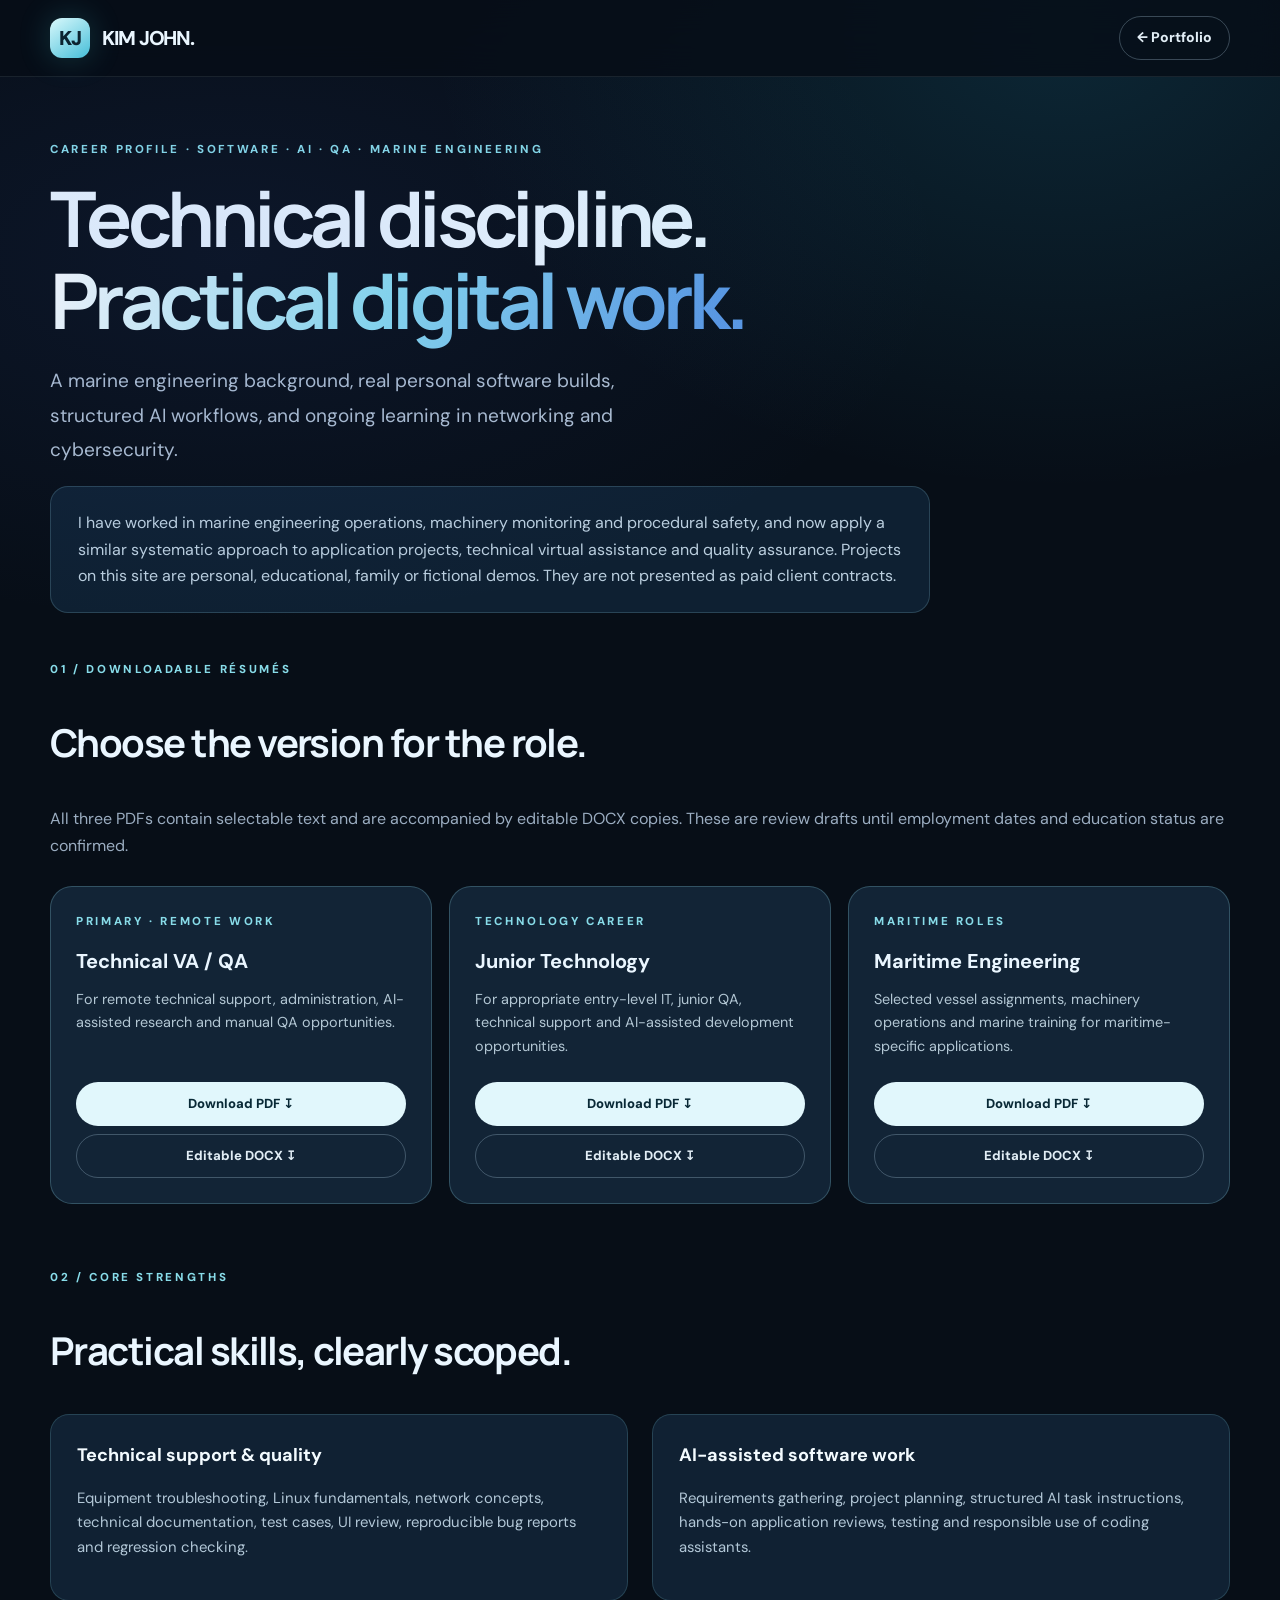
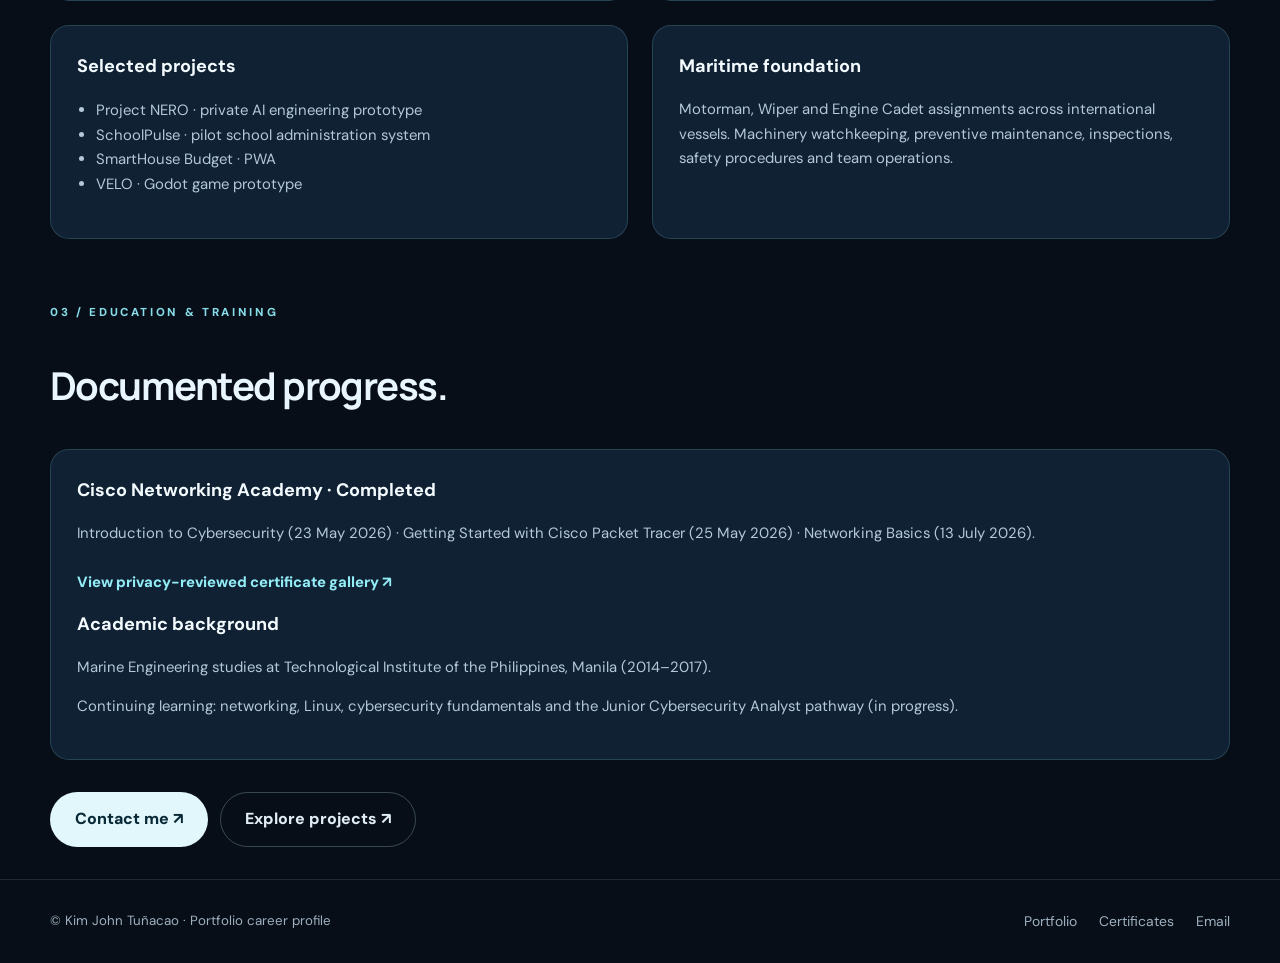
<file: resume.html>
<!doctype html><html lang="en"><head><meta charset="utf-8"><meta name="viewport" content="width=device-width,initial-scale=1"><meta name="theme-color" content="#070e17"><meta name="description" content="Professional experience, selected software work, Cisco course completions and downloadable résumés for Kim John Tuñacao."><title>Professional Résumé | Kim John Tuñacao</title><link rel="stylesheet" href="assets/css/site.css"><link rel="stylesheet" href="assets/css/motion.css"><link rel="stylesheet" href="assets/css/v33.css"><script src="assets/js/site.js" defer></script><script src="assets/js/motion.js" defer></script></head><body><a class="skip" href="#main">Skip to content</a><header class="header"><div class="wrap headinner"><a class="wordmark" href="index.html" aria-label="Back to portfolio"><span class="mark">KJ</span><span>KIM JOHN.</span></a><a class="btn outline small" href="index.html">← Portfolio</a></div></header><main id="main"><section class="v33-resume-hero"><div class="wrap"><span class="eyebrow">CAREER PROFILE · SOFTWARE · AI · QA · MARINE ENGINEERING</span><h1>Technical discipline.<br><span class="gradient">Practical digital work.</span></h1><p class="lede">A marine engineering background, real personal software builds, structured AI workflows, and ongoing learning in networking and cybersecurity.</p><div class="v33-profile"><p>I have worked in marine engineering operations, machinery monitoring and procedural safety, and now apply a similar systematic approach to application projects, technical virtual assistance and quality assurance. Projects on this site are personal, educational, family or fictional demos. They are not presented as paid client contracts.</p></div></div></section>
<section class="v33-resume-section"><div class="wrap"><span class="eyebrow">01 / DOWNLOADABLE RÉSUMÉS</span><h2>Choose the version for the role.</h2><p class="subtle">All three PDFs contain selectable text and are accompanied by editable DOCX copies. These are review drafts until employment dates and education status are confirmed.</p><div class="v33-dl-grid">
<div class="v33-dl"><span class="eyebrow">PRIMARY · REMOTE WORK</span><h3>Technical VA / QA</h3><p>For remote technical support, administration, AI-assisted research and manual QA opportunities.</p><a class="btn small" href="downloads/Kim_John_Tunacao_Technical_VA_QA.pdf" download>Download PDF ↧</a><a class="btn outline small" href="downloads/Kim_John_Tunacao_Technical_VA_QA.docx" download>Editable DOCX ↧</a></div>
<div class="v33-dl"><span class="eyebrow">TECHNOLOGY CAREER</span><h3>Junior Technology</h3><p>For appropriate entry-level IT, junior QA, technical support and AI-assisted development opportunities.</p><a class="btn small" href="downloads/Kim_John_Tunacao_Junior_Technology.pdf" download>Download PDF ↧</a><a class="btn outline small" href="downloads/Kim_John_Tunacao_Junior_Technology.docx" download>Editable DOCX ↧</a></div>
<div class="v33-dl"><span class="eyebrow">MARITIME ROLES</span><h3>Maritime Engineering</h3><p>Selected vessel assignments, machinery operations and marine training for maritime-specific applications.</p><a class="btn small" href="downloads/Kim_John_Tunacao_Maritime.pdf" download>Download PDF ↧</a><a class="btn outline small" href="downloads/Kim_John_Tunacao_Maritime.docx" download>Editable DOCX ↧</a></div>
</div></div></section>
<section class="v33-resume-section alt"><div class="wrap"><span class="eyebrow">02 / CORE STRENGTHS</span><h2>Practical skills, clearly scoped.</h2><div class="v33-resume-sections"><article class="v33-resume-panel reveal"><h3>Technical support & quality</h3><p>Equipment troubleshooting, Linux fundamentals, network concepts, technical documentation, test cases, UI review, reproducible bug reports and regression checking.</p></article><article class="v33-resume-panel reveal"><h3>AI-assisted software work</h3><p>Requirements gathering, project planning, structured AI task instructions, hands-on application reviews, testing and responsible use of coding assistants.</p></article><article class="v33-resume-panel reveal"><h3>Selected projects</h3><ul><li><a href="projects/nero.html">Project NERO</a> · private AI engineering prototype</li><li><a href="projects/schoolpulse.html">SchoolPulse</a> · pilot school administration system</li><li><a href="projects/smarthouse.html">SmartHouse Budget</a> · PWA</li><li><a href="projects/velo.html">VELO</a> · Godot game prototype</li></ul></article><article class="v33-resume-panel reveal"><h3>Maritime foundation</h3><p>Motorman, Wiper and Engine Cadet assignments across international vessels. Machinery watchkeeping, preventive maintenance, inspections, safety procedures and team operations.</p></article></div></div></section>
<section class="v33-resume-section"><div class="wrap"><span class="eyebrow">03 / EDUCATION & TRAINING</span><h2>Documented progress.</h2><div class="v33-resume-panel"><h3>Cisco Networking Academy · Completed</h3><p>Introduction to Cybersecurity (23 May 2026) · Getting Started with Cisco Packet Tracer (25 May 2026) · Networking Basics (13 July 2026).</p><p><a class="textlink" href="index.html#credentials">View privacy-reviewed certificate gallery ↗</a></p><h3>Academic background</h3><p>Marine Engineering studies at Technological Institute of the Philippines, Manila (2014–2017).</p><p class="subtle">Continuing learning: networking, Linux, cybersecurity fundamentals and the Junior Cybersecurity Analyst pathway (in progress).</p></div><div class="actions"><a class="btn" href="mailto:tuncaokimjohn@gmail.com">Contact me ↗</a><a class="btn outline" href="index.html#projects">Explore projects ↗</a></div></div></section></main><footer class="footer"><div class="wrap"><small>© Kim John Tuñacao · Portfolio career profile</small><div class="footerlinks"><a href="index.html">Portfolio</a><a href="index.html#credentials">Certificates</a><a href="mailto:tuncaokimjohn@gmail.com">Email</a></div></div></footer></body></html>
</file>
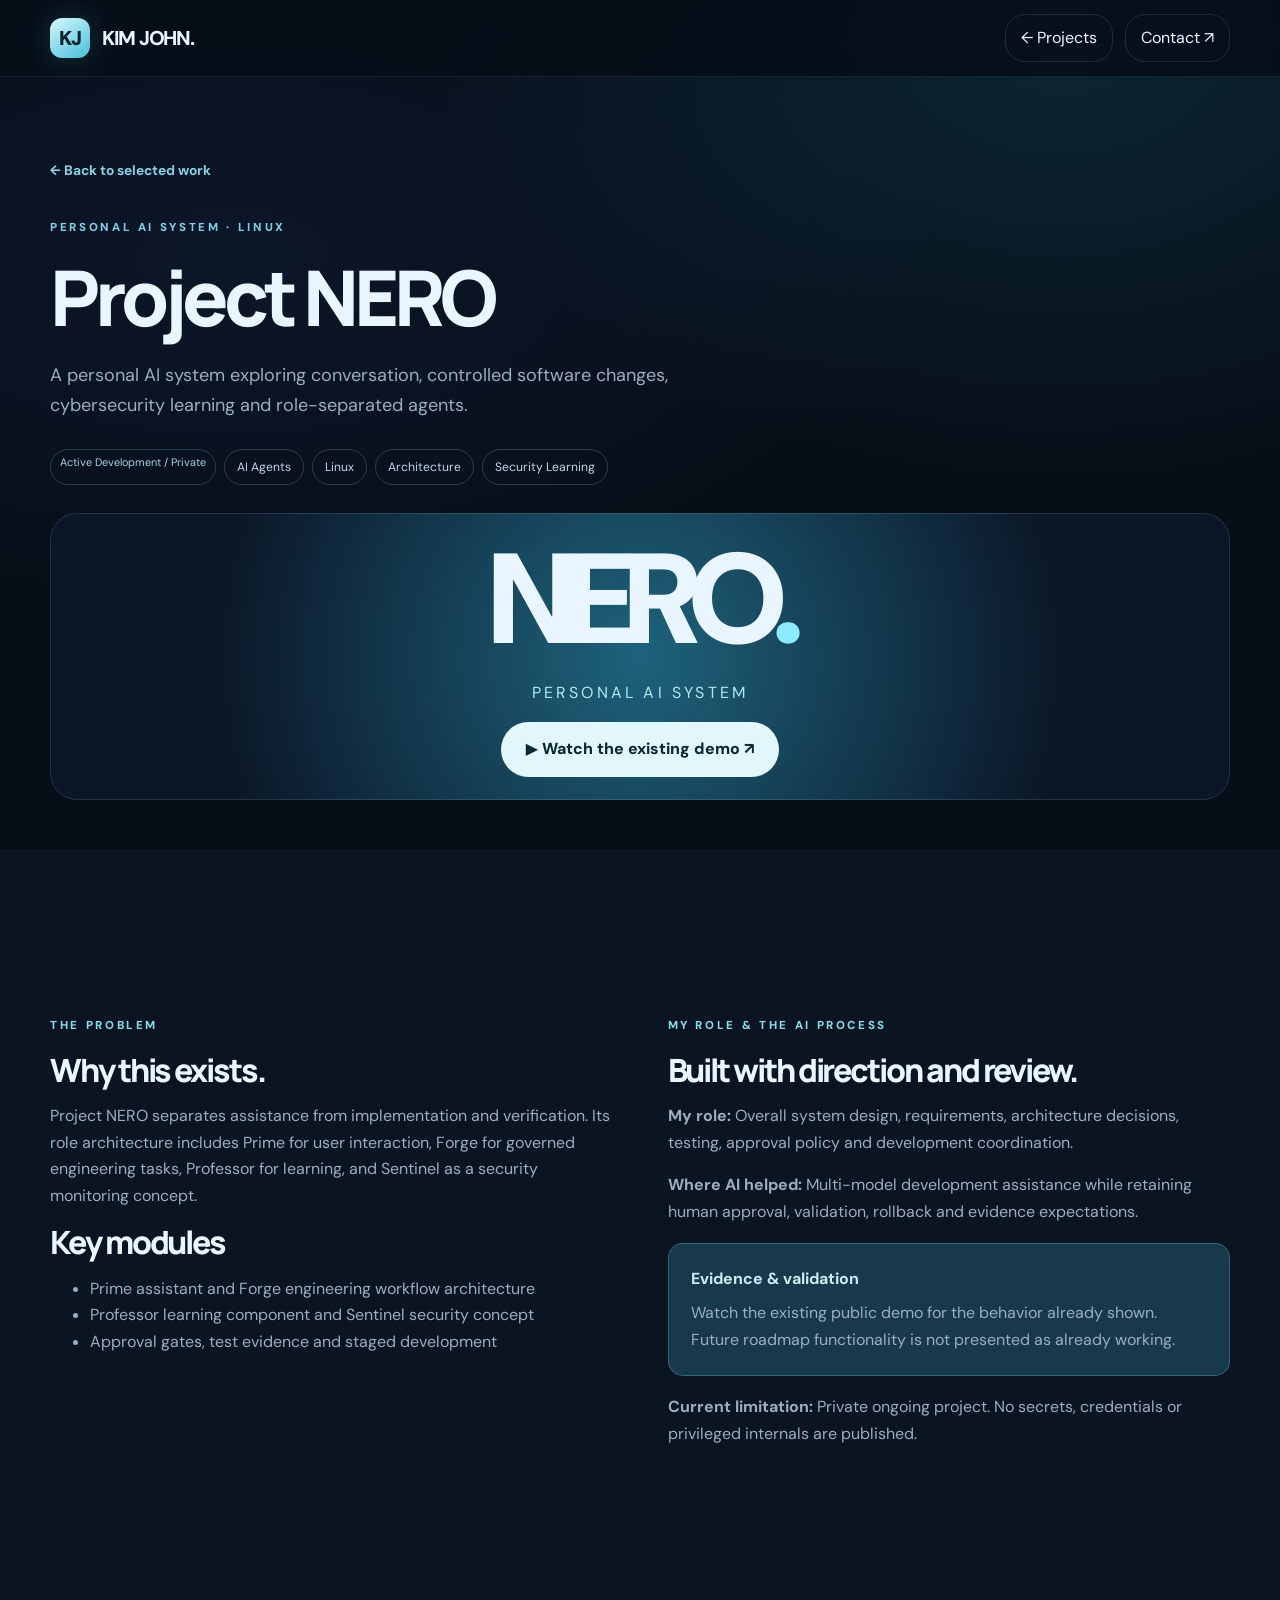
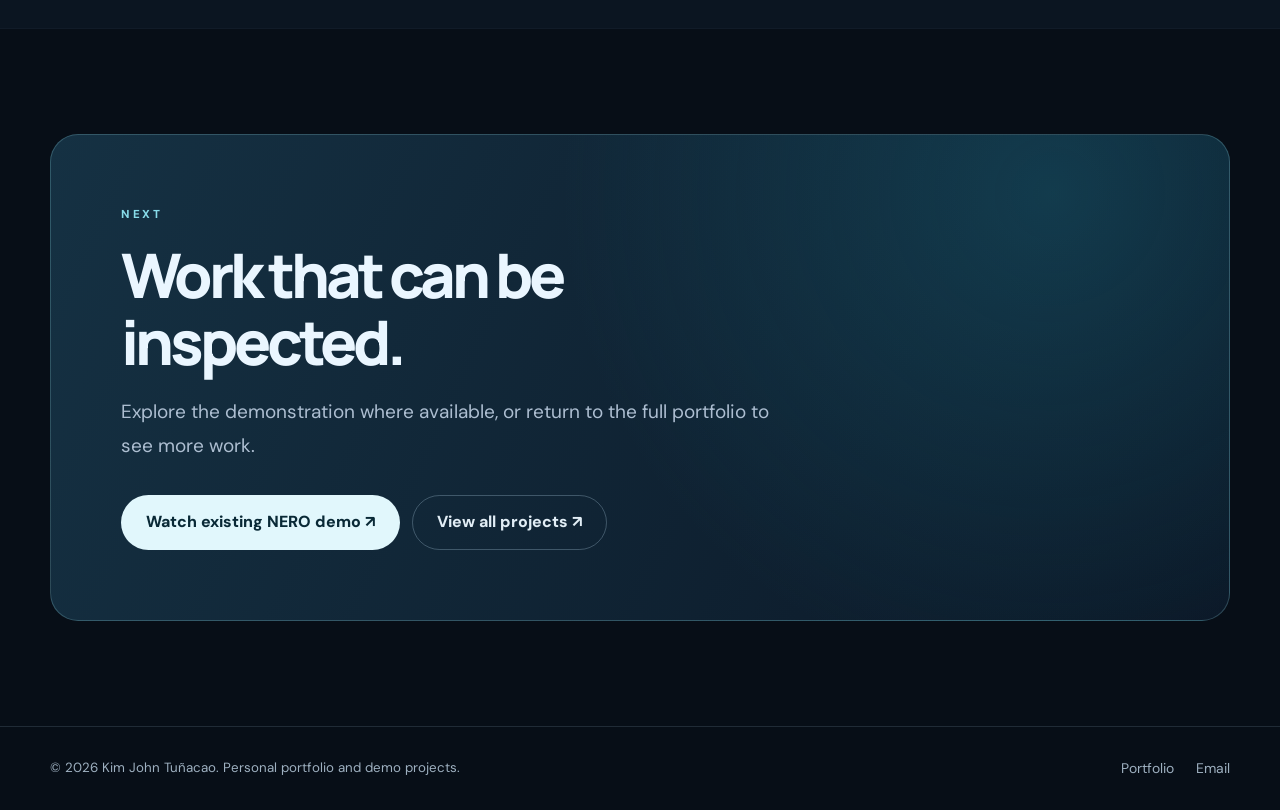
<file: projects/nero.html>
<!doctype html><html lang="en"><head><meta charset="utf-8"><meta name="viewport" content="width=device-width,initial-scale=1"><meta name="theme-color" content="#070e17"><meta name="description" content="A personal AI system exploring conversation, controlled software changes, cybersecurity learning and role-separated agents."><title>Project NERO | Kim John Portfolio</title><link rel="stylesheet" href="../assets/css/site.css"><script src="../assets/js/site.js" defer></script><link rel="stylesheet" href="../assets/css/motion.css"><script src="../assets/js/motion.js" defer></script></head><body><a class="skip" href="#main">Skip to content</a><header class="header case-header"><div class="wrap headinner"><a class="wordmark" href="../index.html"><span class="mark">KJ</span><span>KIM JOHN.</span></a><div class="subnav"><a href="../index.html#projects">← Projects</a><a href="../index.html#contact">Contact ↗</a></div></div></header><main id="main"><section class="case-hero"><div class="wrap"><a class="backlink" href="../index.html#projects">← Back to selected work</a><div style="margin-top:35px"><span class="eyebrow">PERSONAL AI SYSTEM · LINUX</span><h1 class="case-title">Project NERO</h1><p class="case-lead">A personal AI system exploring conversation, controlled software changes, cybersecurity learning and role-separated agents.</p><div class="case-metas"><span class="status">Active Development / Private</span><span class="pill">AI Agents</span><span class="pill">Linux</span><span class="pill">Architecture</span><span class="pill">Security Learning</span></div></div><div class="case-frame" style="min-height:270px;display:grid;place-items:center;background:radial-gradient(circle at center,#1e637c,#0b1728 70%)"><div style="text-align:center"><div style="font-size:clamp(4rem,10vw,8rem);font-weight:900;letter-spacing:-.09em;line-height:1">NERO<span style="color:#8ceafe">.</span></div><p style="color:#aee9f2;letter-spacing:.2em">PERSONAL AI SYSTEM</p><a class="btn" href="https://youtu.be/5-svkRQ3wCU?si=x23ehdEyZPspiJUP" rel="noopener noreferrer" target="_blank">▶ Watch the existing demo ↗</a></div></div></div></section><section class="section alt"><div class="wrap case-content"><div><span class="eyebrow">THE PROBLEM</span><h2>Why this exists.</h2><p>Project NERO separates assistance from implementation and verification. Its role architecture includes Prime for user interaction, Forge for governed engineering tasks, Professor for learning, and Sentinel as a security monitoring concept.</p><h2>Key modules</h2><ul><li>Prime assistant and Forge engineering workflow architecture</li><li>Professor learning component and Sentinel security concept</li><li>Approval gates, test evidence and staged development</li></ul></div><div><span class="eyebrow">MY ROLE & THE AI PROCESS</span><h2>Built with direction and review.</h2><p><b>My role:</b> Overall system design, requirements, architecture decisions, testing, approval policy and development coordination.</p><p><b>Where AI helped:</b> Multi-model development assistance while retaining human approval, validation, rollback and evidence expectations.</p><div class="case-callout"><strong>Evidence & validation</strong><p style="margin:8px 0 0">Watch the existing public demo for the behavior already shown. Future roadmap functionality is not presented as already working.</p></div><p><b>Current limitation:</b> Private ongoing project. No secrets, credentials or privileged internals are published.</p></div></div></section><section class="section"><div class="wrap contactbox"><span class="eyebrow">NEXT</span><h2>Work that can be inspected.</h2><p class="lede">Explore the demonstration where available, or return to the full portfolio to see more work.</p><div class="actions"><a class="btn" href="https://youtu.be/5-svkRQ3wCU?si=x23ehdEyZPspiJUP" rel="noopener noreferrer" target="_blank">Watch existing NERO demo ↗</a><a class="btn outline" href="../index.html#projects">View all projects ↗</a></div></div></section></main><footer class="footer"><div class="wrap"><small>© <span id="year">2026</span> Kim John Tuñacao. Personal portfolio and demo projects.</small><div class="footerlinks"><a href="../index.html">Portfolio</a><a href="mailto:tuncaokimjohn@gmail.com">Email</a></div></div></footer></body></html>
</file>
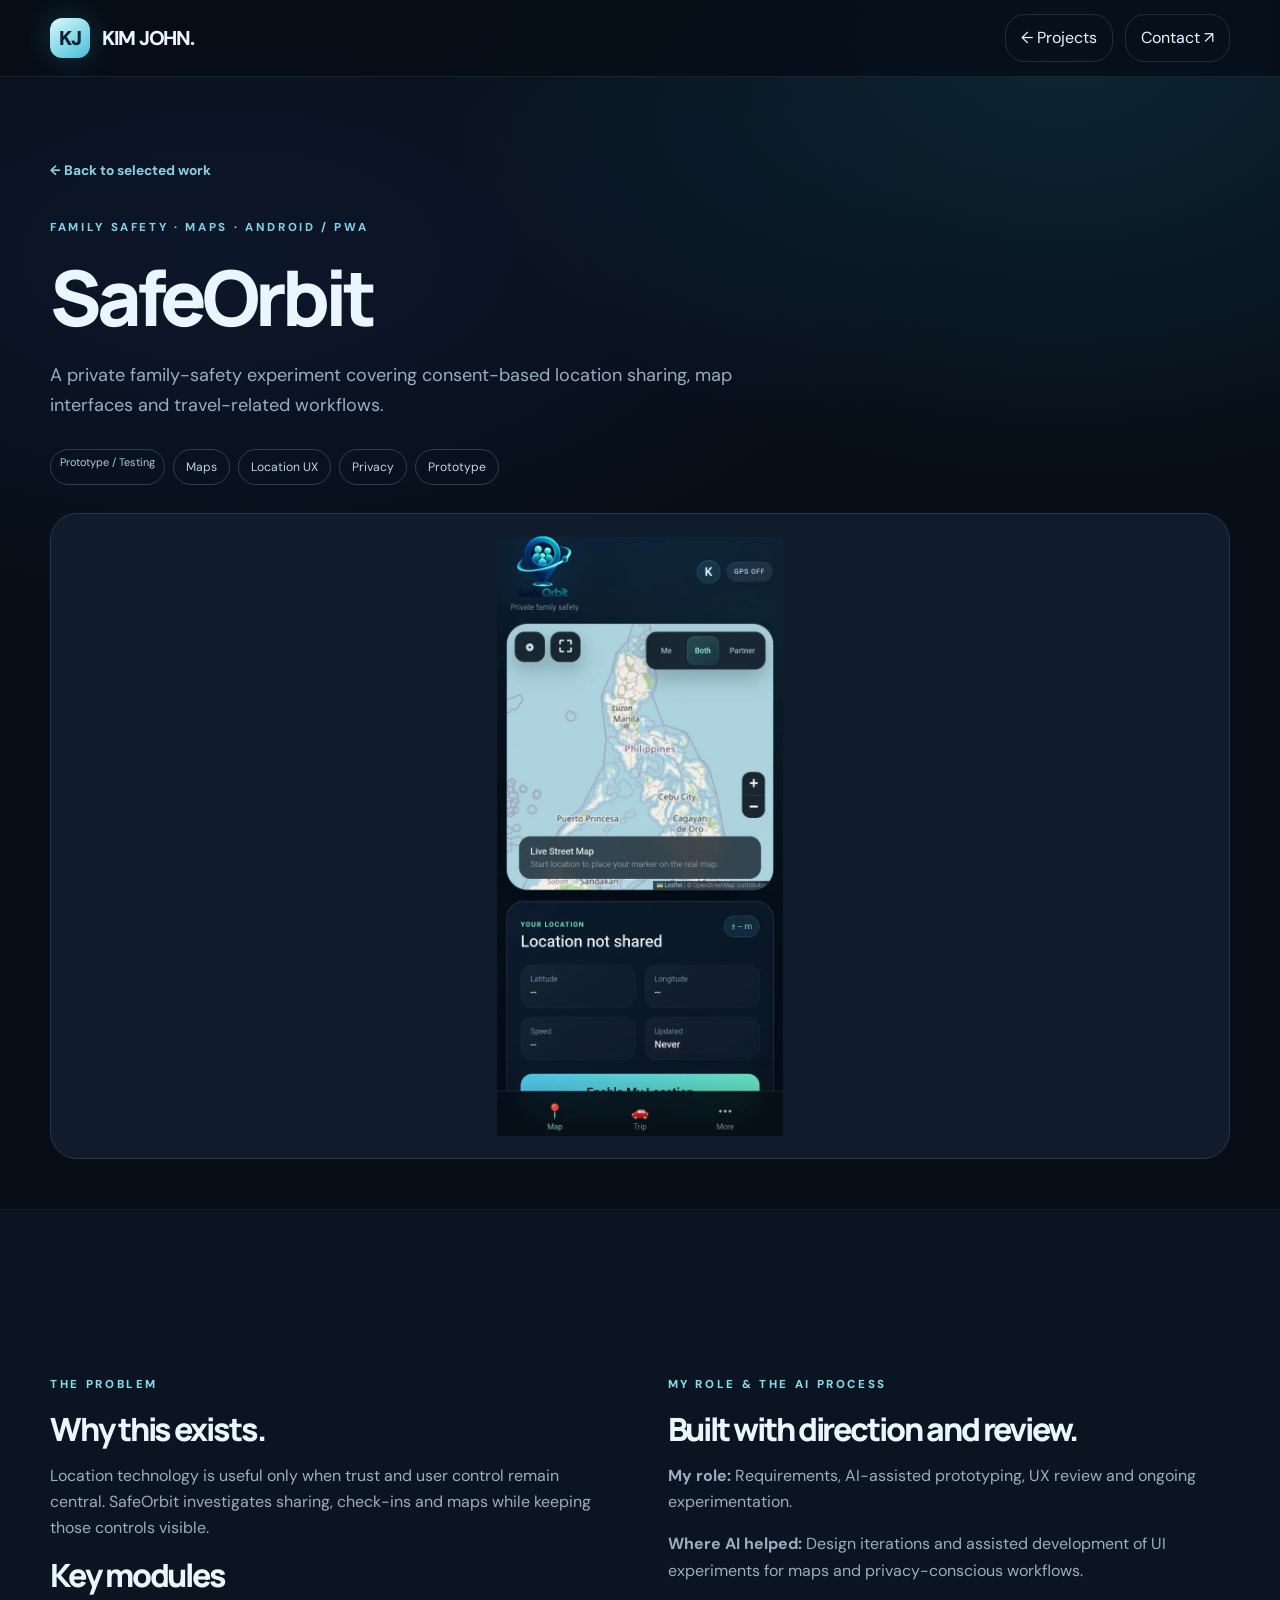
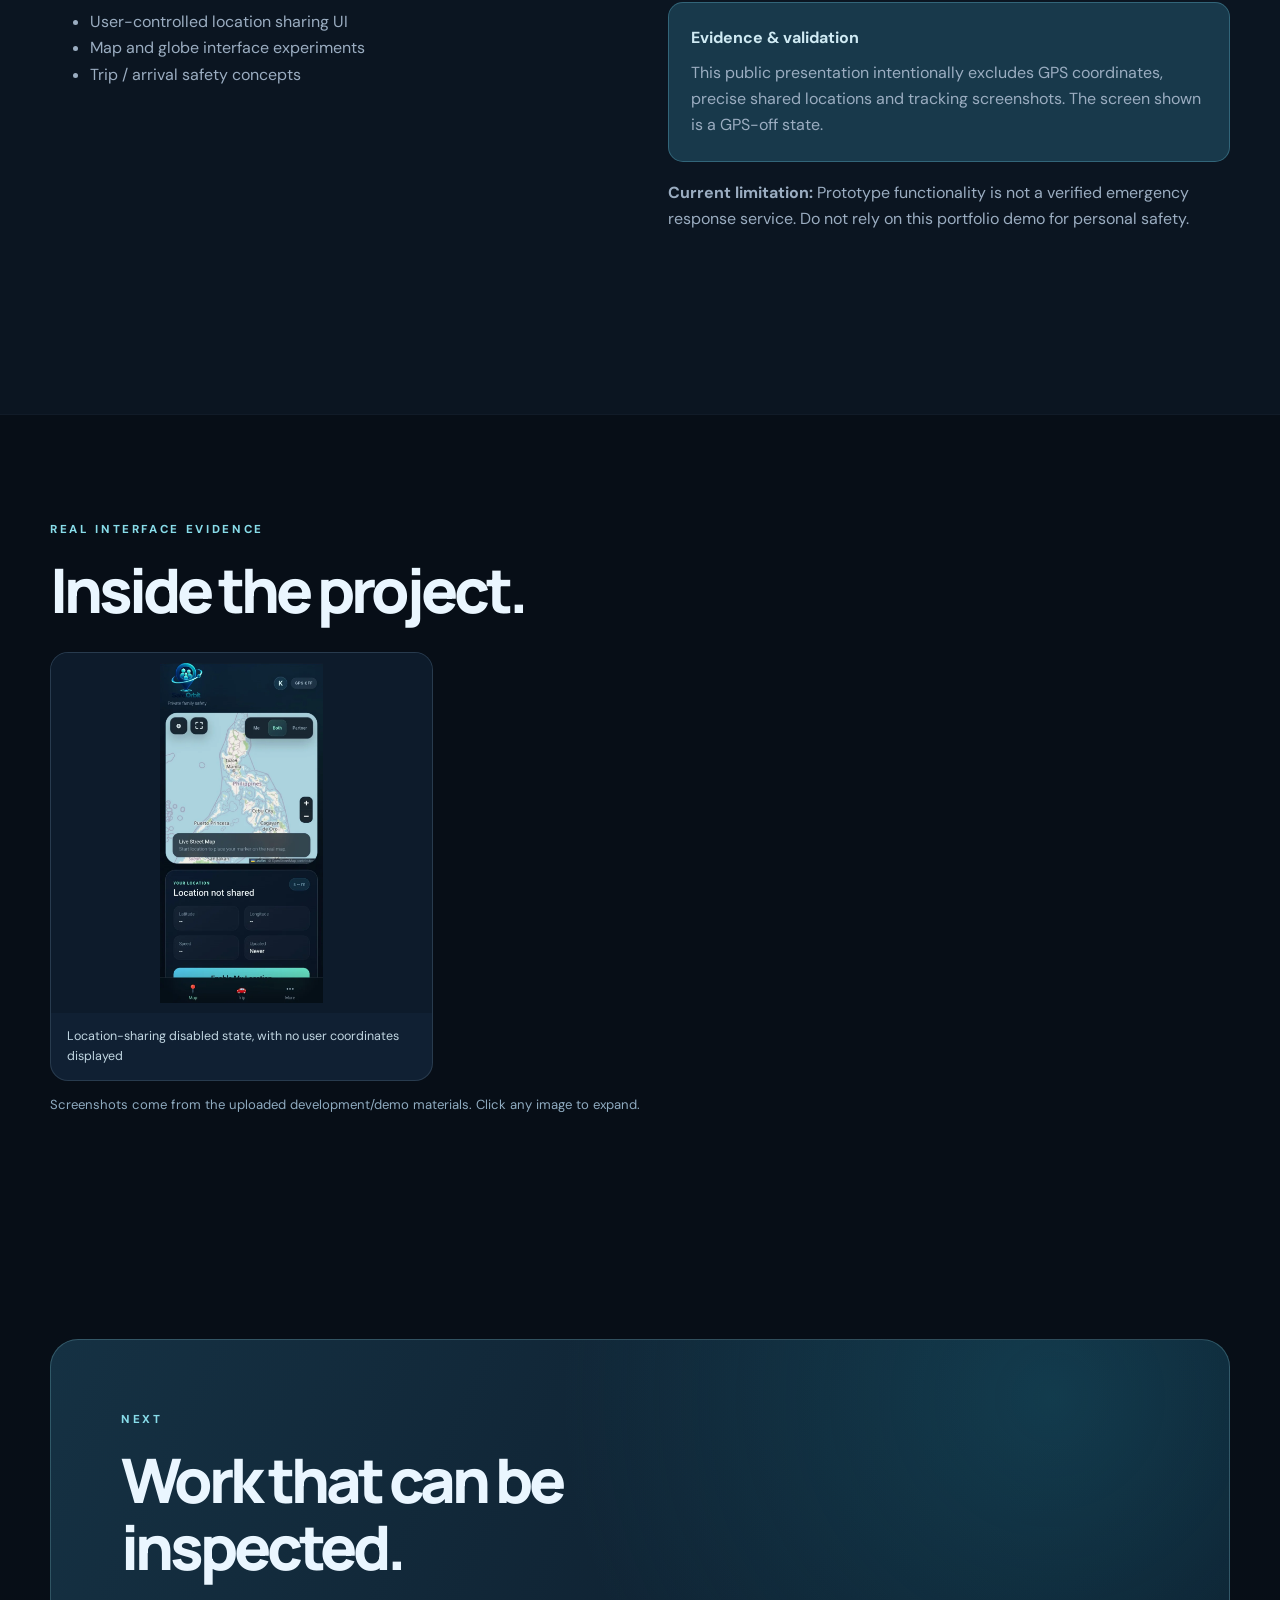
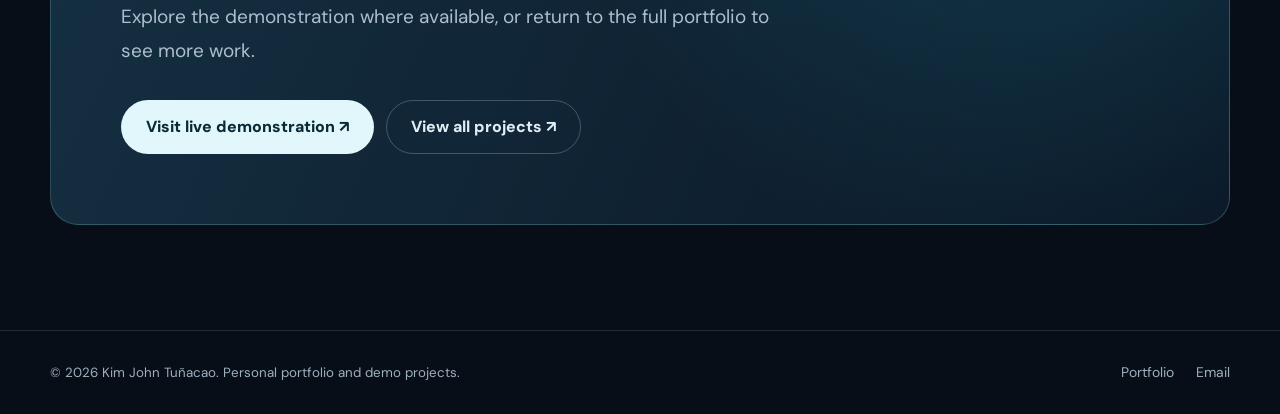
<file: projects/safeorbit.html>
<!doctype html><html lang="en"><head><meta charset="utf-8"><meta name="viewport" content="width=device-width,initial-scale=1"><meta name="theme-color" content="#070e17"><meta name="description" content="A private family-safety experiment covering consent-based location sharing, map interfaces and travel-related workflows."><title>SafeOrbit | Kim John Portfolio</title><link rel="stylesheet" href="../assets/css/site.css"><script src="../assets/js/site.js" defer></script><link rel="stylesheet" href="../assets/css/motion.css"><script src="../assets/js/motion.js" defer></script></head><body><a class="skip" href="#main">Skip to content</a><header class="header case-header"><div class="wrap headinner"><a class="wordmark" href="../index.html"><span class="mark">KJ</span><span>KIM JOHN.</span></a><div class="subnav"><a href="../index.html#projects">← Projects</a><a href="../index.html#contact">Contact ↗</a></div></div></header><main id="main"><section class="case-hero"><div class="wrap"><a class="backlink" href="../index.html#projects">← Back to selected work</a><div style="margin-top:35px"><span class="eyebrow">FAMILY SAFETY · MAPS · ANDROID / PWA</span><h1 class="case-title">SafeOrbit</h1><p class="case-lead">A private family-safety experiment covering consent-based location sharing, map interfaces and travel-related workflows.</p><div class="case-metas"><span class="status">Prototype / Testing</span><span class="pill">Maps</span><span class="pill">Location UX</span><span class="pill">Privacy</span><span class="pill">Prototype</span></div></div><div class="case-frame"><img src="../assets/media/safeorbit-gps-off.webp" alt="SafeOrbit user interface screenshot" loading="eager"></div></div></section><section class="section alt"><div class="wrap case-content"><div><span class="eyebrow">THE PROBLEM</span><h2>Why this exists.</h2><p>Location technology is useful only when trust and user control remain central. SafeOrbit investigates sharing, check-ins and maps while keeping those controls visible.</p><h2>Key modules</h2><ul><li>User-controlled location sharing UI</li><li>Map and globe interface experiments</li><li>Trip / arrival safety concepts</li></ul></div><div><span class="eyebrow">MY ROLE & THE AI PROCESS</span><h2>Built with direction and review.</h2><p><b>My role:</b> Requirements, AI-assisted prototyping, UX review and ongoing experimentation.</p><p><b>Where AI helped:</b> Design iterations and assisted development of UI experiments for maps and privacy-conscious workflows.</p><div class="case-callout"><strong>Evidence & validation</strong><p style="margin:8px 0 0">This public presentation intentionally excludes GPS coordinates, precise shared locations and tracking screenshots. The screen shown is a GPS-off state.</p></div><p><b>Current limitation:</b> Prototype functionality is not a verified emergency response service. Do not rely on this portfolio demo for personal safety.</p></div></div></section><section class="section"><div class="wrap"><span class="eyebrow">REAL INTERFACE EVIDENCE</span><h2 style="margin:0 0 28px">Inside the project.</h2><div class="gallery"><figure data-lightbox><img loading="lazy" src="../assets/media/safeorbit-gps-off.webp" alt="Location-sharing disabled state, with no user coordinates displayed"><figcaption>Location-sharing disabled state, with no user coordinates displayed</figcaption></figure></div><p class="note">Screenshots come from the uploaded development/demo materials. Click any image to expand.</p></div></section><section class="section"><div class="wrap contactbox"><span class="eyebrow">NEXT</span><h2>Work that can be inspected.</h2><p class="lede">Explore the demonstration where available, or return to the full portfolio to see more work.</p><div class="actions"><a class="btn" href="https://safe-orbit-free-v0-1-0.vercel.app" rel="noopener noreferrer" target="_blank">Visit live demonstration ↗</a><a class="btn outline" href="../index.html#projects">View all projects ↗</a></div></div></section></main><footer class="footer"><div class="wrap"><small>© <span id="year">2026</span> Kim John Tuñacao. Personal portfolio and demo projects.</small><div class="footerlinks"><a href="../index.html">Portfolio</a><a href="mailto:tuncaokimjohn@gmail.com">Email</a></div></div></footer></body></html>
</file>
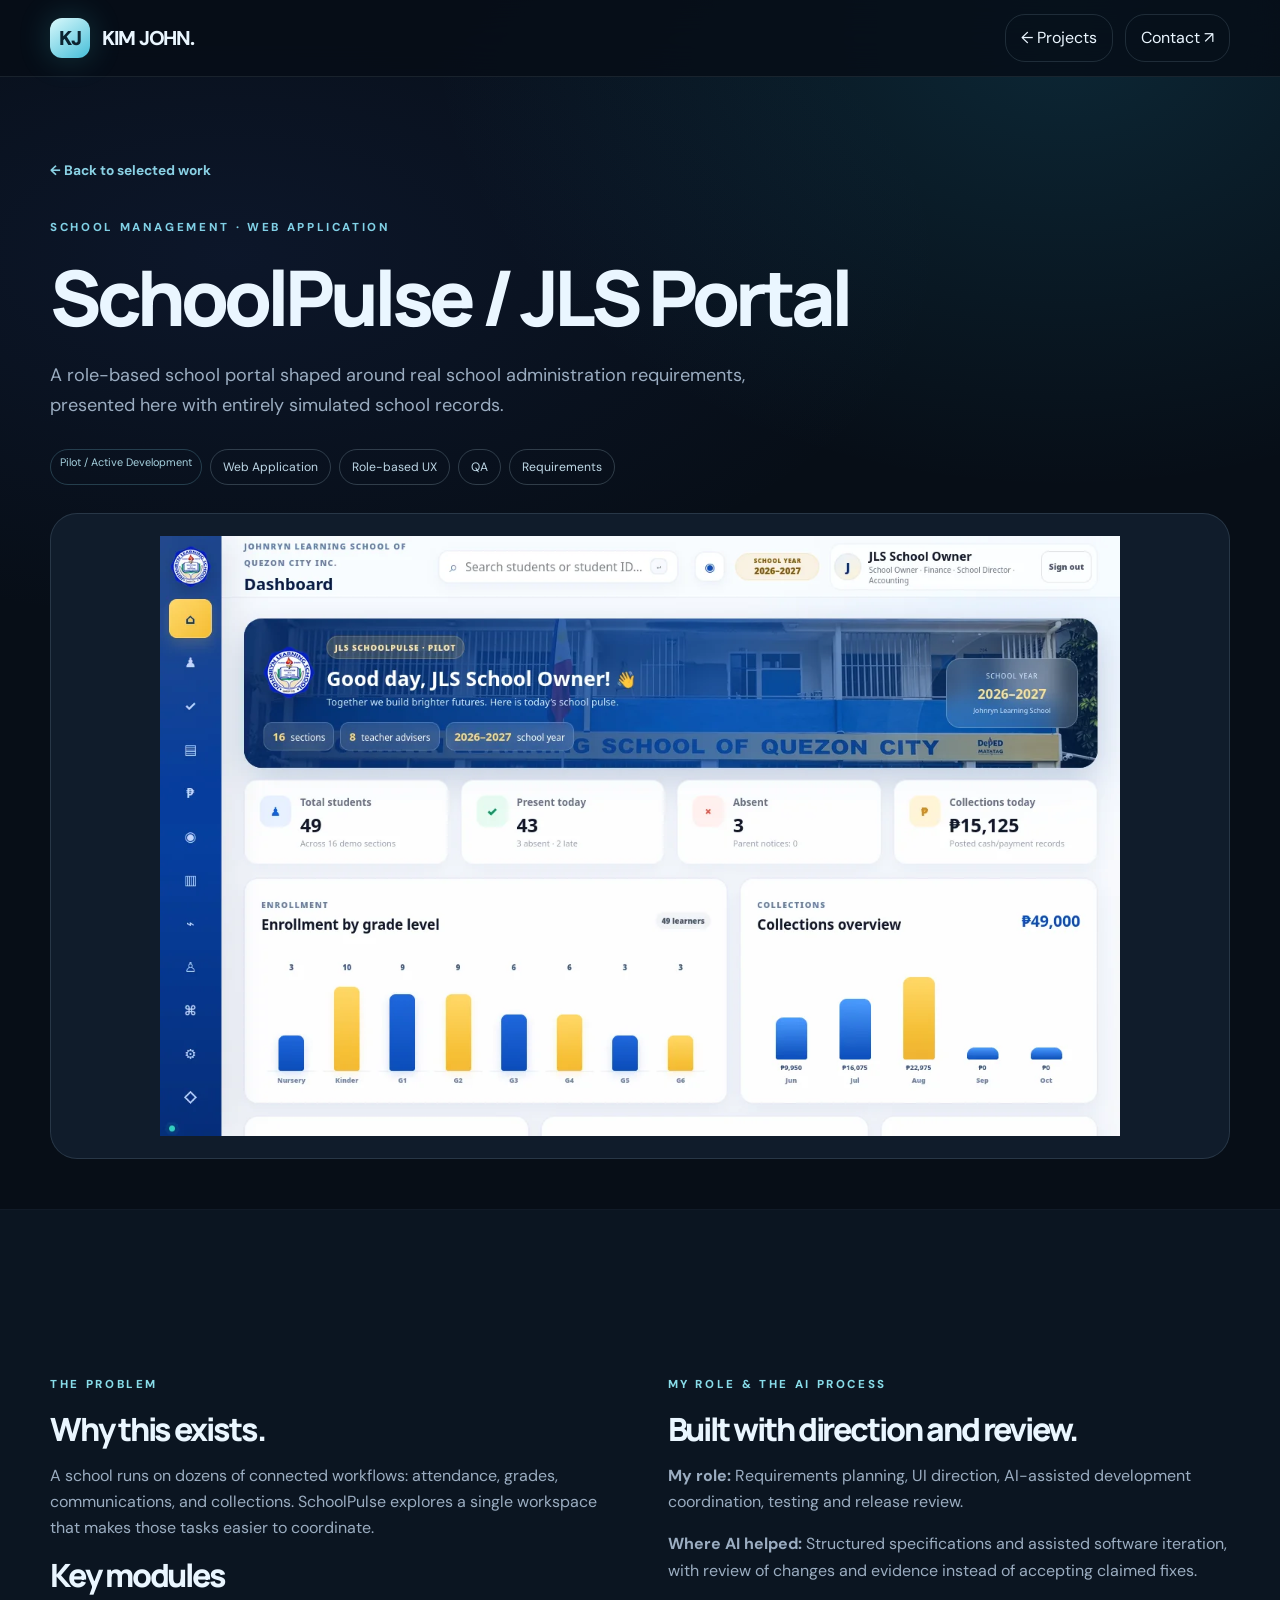
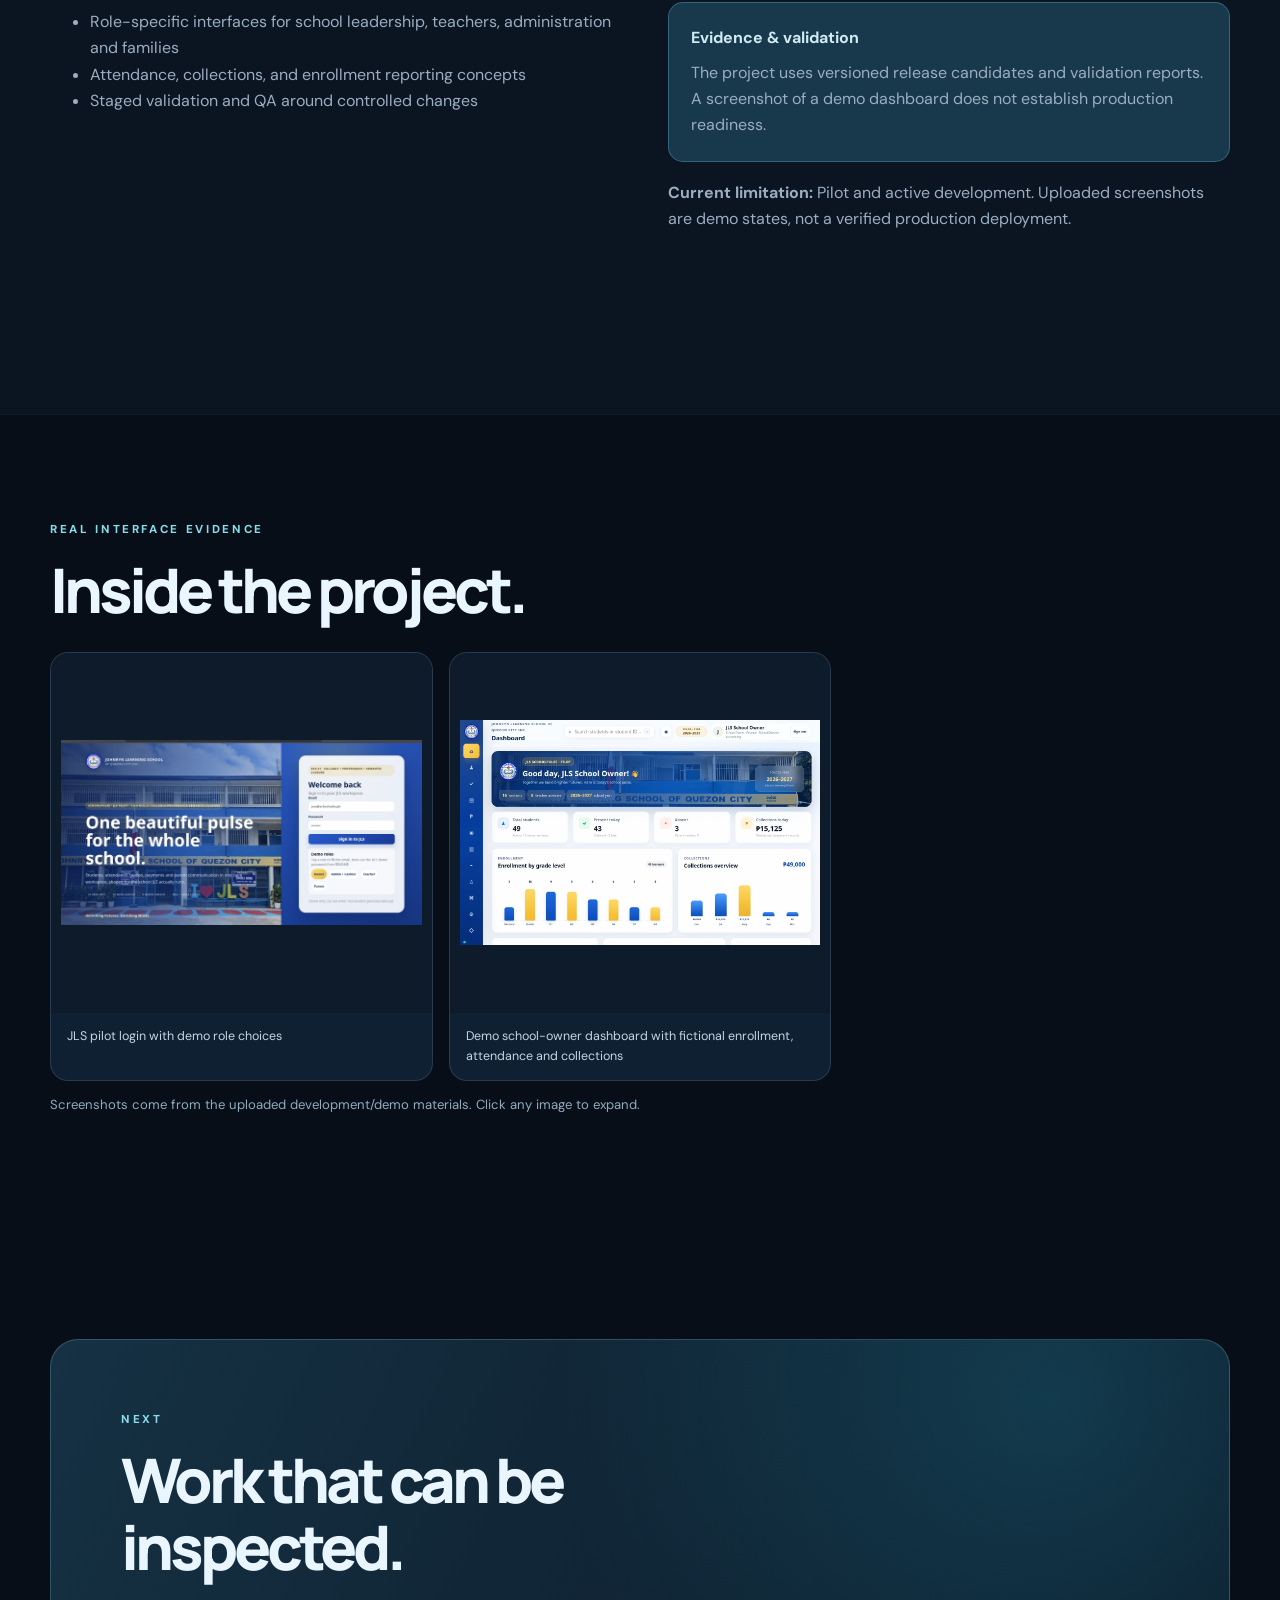
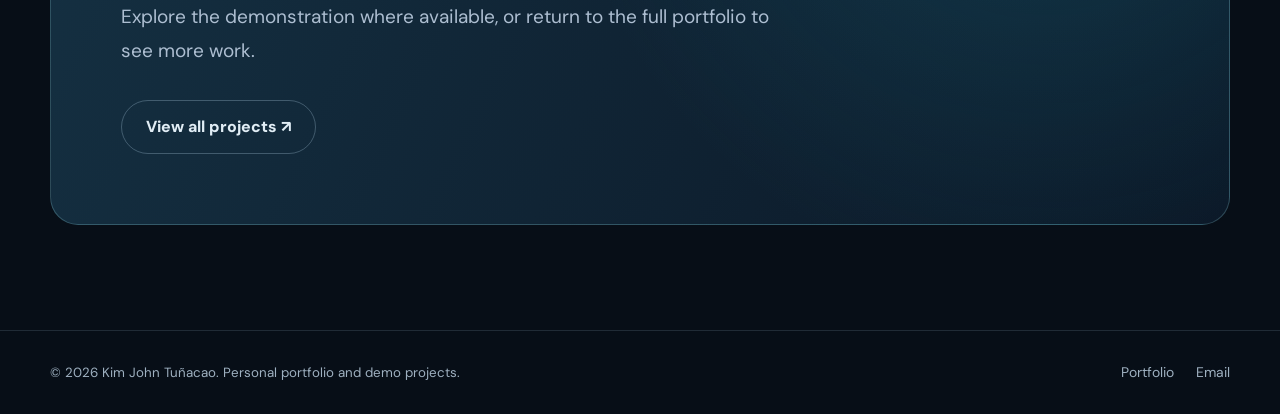
<file: projects/schoolpulse.html>
<!doctype html><html lang="en"><head><meta charset="utf-8"><meta name="viewport" content="width=device-width,initial-scale=1"><meta name="theme-color" content="#070e17"><meta name="description" content="A role-based school portal shaped around real school administration requirements, presented here with entirely simulated school records."><title>SchoolPulse / JLS Portal | Kim John Portfolio</title><link rel="stylesheet" href="../assets/css/site.css"><script src="../assets/js/site.js" defer></script><link rel="stylesheet" href="../assets/css/motion.css"><script src="../assets/js/motion.js" defer></script></head><body><a class="skip" href="#main">Skip to content</a><header class="header case-header"><div class="wrap headinner"><a class="wordmark" href="../index.html"><span class="mark">KJ</span><span>KIM JOHN.</span></a><div class="subnav"><a href="../index.html#projects">← Projects</a><a href="../index.html#contact">Contact ↗</a></div></div></header><main id="main"><section class="case-hero"><div class="wrap"><a class="backlink" href="../index.html#projects">← Back to selected work</a><div style="margin-top:35px"><span class="eyebrow">SCHOOL MANAGEMENT · WEB APPLICATION</span><h1 class="case-title">SchoolPulse / JLS Portal</h1><p class="case-lead">A role-based school portal shaped around real school administration requirements, presented here with entirely simulated school records.</p><div class="case-metas"><span class="status">Pilot / Active Development</span><span class="pill">Web Application</span><span class="pill">Role-based UX</span><span class="pill">QA</span><span class="pill">Requirements</span></div></div><div class="case-frame"><img src="../assets/media/schoolpulse-dashboard.webp" alt="SchoolPulse / JLS Portal user interface screenshot" loading="eager"></div></div></section><section class="section alt"><div class="wrap case-content"><div><span class="eyebrow">THE PROBLEM</span><h2>Why this exists.</h2><p>A school runs on dozens of connected workflows: attendance, grades, communications, and collections. SchoolPulse explores a single workspace that makes those tasks easier to coordinate.</p><h2>Key modules</h2><ul><li>Role-specific interfaces for school leadership, teachers, administration and families</li><li>Attendance, collections, and enrollment reporting concepts</li><li>Staged validation and QA around controlled changes</li></ul></div><div><span class="eyebrow">MY ROLE & THE AI PROCESS</span><h2>Built with direction and review.</h2><p><b>My role:</b> Requirements planning, UI direction, AI-assisted development coordination, testing and release review.</p><p><b>Where AI helped:</b> Structured specifications and assisted software iteration, with review of changes and evidence instead of accepting claimed fixes.</p><div class="case-callout"><strong>Evidence & validation</strong><p style="margin:8px 0 0">The project uses versioned release candidates and validation reports. A screenshot of a demo dashboard does not establish production readiness.</p></div><p><b>Current limitation:</b> Pilot and active development. Uploaded screenshots are demo states, not a verified production deployment.</p></div></div></section><section class="section"><div class="wrap"><span class="eyebrow">REAL INTERFACE EVIDENCE</span><h2 style="margin:0 0 28px">Inside the project.</h2><div class="gallery"><figure data-lightbox><img loading="lazy" src="../assets/media/schoolpulse-login.webp" alt="JLS pilot login with demo role choices"><figcaption>JLS pilot login with demo role choices</figcaption></figure><figure data-lightbox><img loading="lazy" src="../assets/media/schoolpulse-dashboard.webp" alt="Demo school-owner dashboard with fictional enrollment, attendance and collections"><figcaption>Demo school-owner dashboard with fictional enrollment, attendance and collections</figcaption></figure></div><p class="note">Screenshots come from the uploaded development/demo materials. Click any image to expand.</p></div></section><section class="section"><div class="wrap contactbox"><span class="eyebrow">NEXT</span><h2>Work that can be inspected.</h2><p class="lede">Explore the demonstration where available, or return to the full portfolio to see more work.</p><div class="actions"><a class="btn outline" href="../index.html#projects">View all projects ↗</a></div></div></section></main><footer class="footer"><div class="wrap"><small>© <span id="year">2026</span> Kim John Tuñacao. Personal portfolio and demo projects.</small><div class="footerlinks"><a href="../index.html">Portfolio</a><a href="mailto:tuncaokimjohn@gmail.com">Email</a></div></div></footer></body></html>
</file>
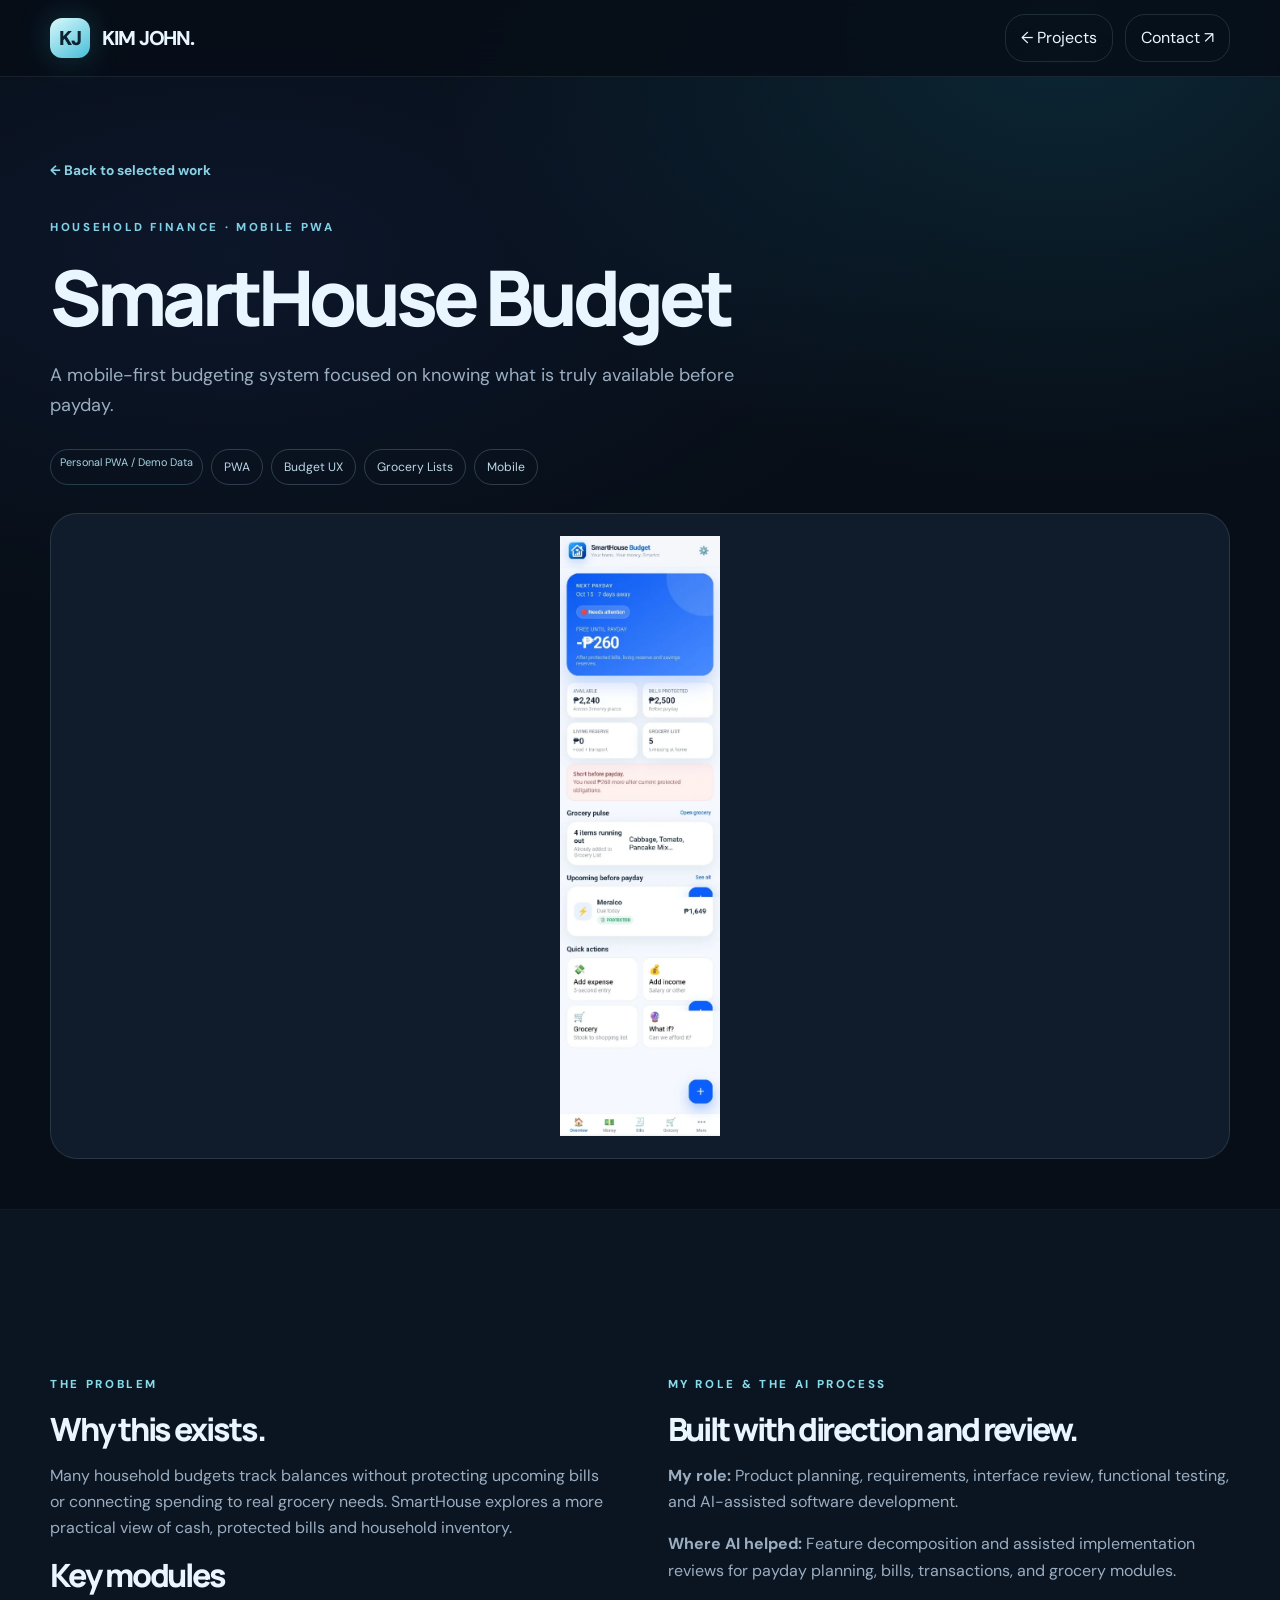
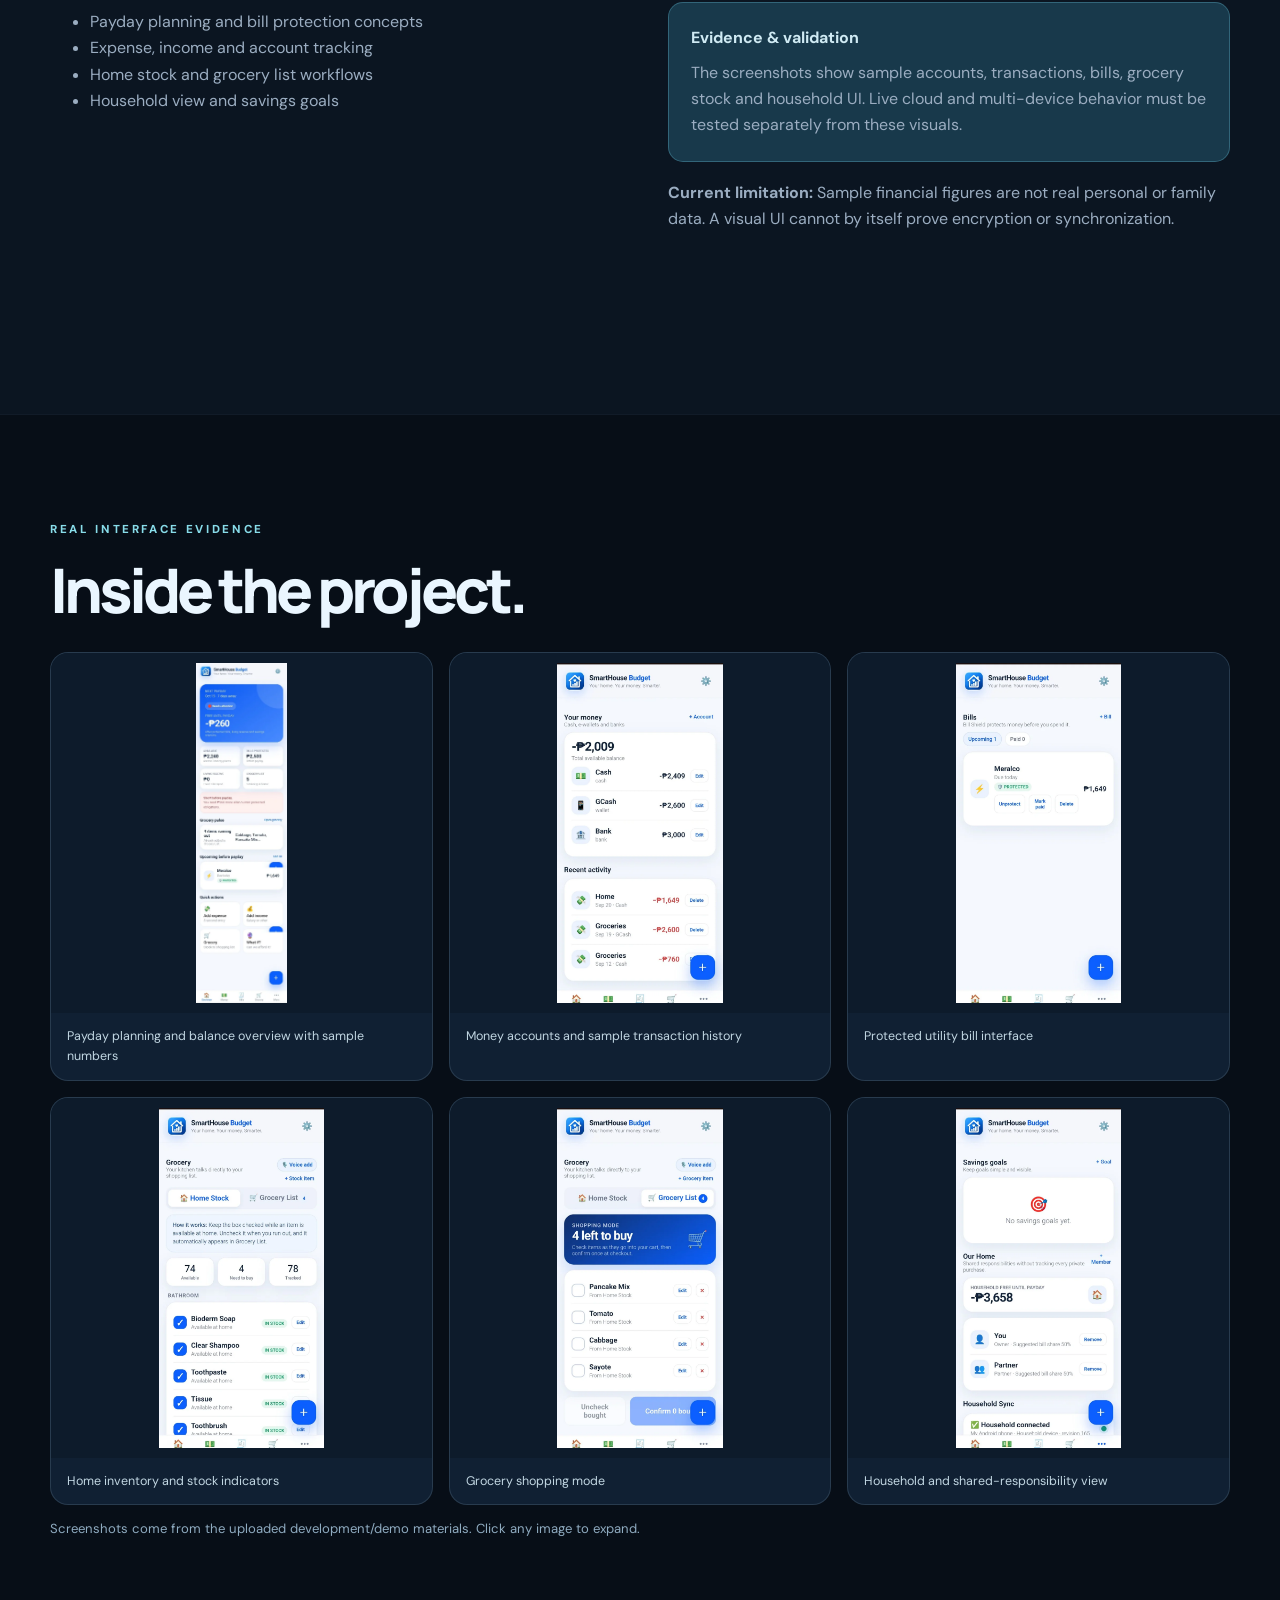
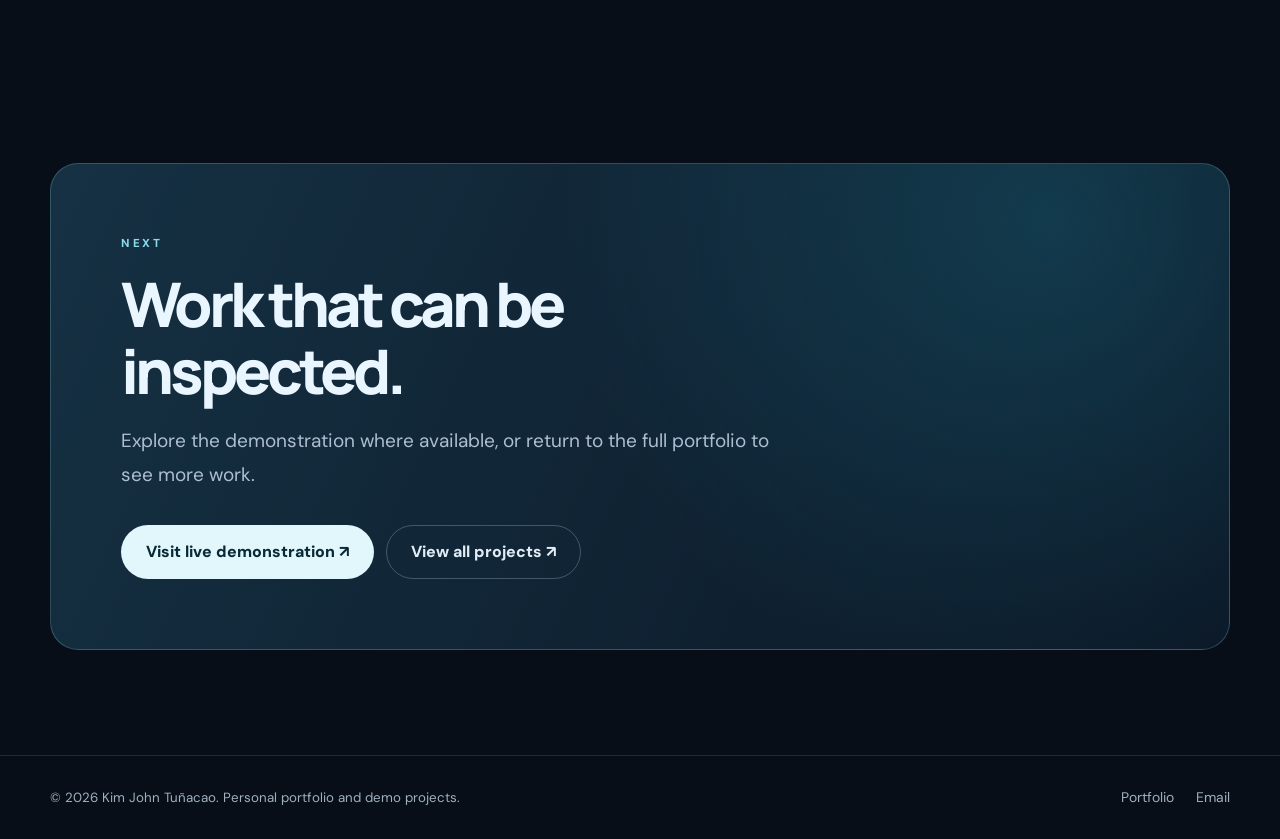
<file: projects/smarthouse.html>
<!doctype html><html lang="en"><head><meta charset="utf-8"><meta name="viewport" content="width=device-width,initial-scale=1"><meta name="theme-color" content="#070e17"><meta name="description" content="A mobile-first budgeting system focused on knowing what is truly available before payday."><title>SmartHouse Budget | Kim John Portfolio</title><link rel="stylesheet" href="../assets/css/site.css"><script src="../assets/js/site.js" defer></script><link rel="stylesheet" href="../assets/css/motion.css"><script src="../assets/js/motion.js" defer></script></head><body><a class="skip" href="#main">Skip to content</a><header class="header case-header"><div class="wrap headinner"><a class="wordmark" href="../index.html"><span class="mark">KJ</span><span>KIM JOHN.</span></a><div class="subnav"><a href="../index.html#projects">← Projects</a><a href="../index.html#contact">Contact ↗</a></div></div></header><main id="main"><section class="case-hero"><div class="wrap"><a class="backlink" href="../index.html#projects">← Back to selected work</a><div style="margin-top:35px"><span class="eyebrow">HOUSEHOLD FINANCE · MOBILE PWA</span><h1 class="case-title">SmartHouse Budget</h1><p class="case-lead">A mobile-first budgeting system focused on knowing what is truly available before payday.</p><div class="case-metas"><span class="status">Personal PWA / Demo Data</span><span class="pill">PWA</span><span class="pill">Budget UX</span><span class="pill">Grocery Lists</span><span class="pill">Mobile</span></div></div><div class="case-frame"><img src="../assets/media/smarthouse-overview.webp" alt="SmartHouse Budget user interface screenshot" loading="eager"></div></div></section><section class="section alt"><div class="wrap case-content"><div><span class="eyebrow">THE PROBLEM</span><h2>Why this exists.</h2><p>Many household budgets track balances without protecting upcoming bills or connecting spending to real grocery needs. SmartHouse explores a more practical view of cash, protected bills and household inventory.</p><h2>Key modules</h2><ul><li>Payday planning and bill protection concepts</li><li>Expense, income and account tracking</li><li>Home stock and grocery list workflows</li><li>Household view and savings goals</li></ul></div><div><span class="eyebrow">MY ROLE & THE AI PROCESS</span><h2>Built with direction and review.</h2><p><b>My role:</b> Product planning, requirements, interface review, functional testing, and AI-assisted software development.</p><p><b>Where AI helped:</b> Feature decomposition and assisted implementation reviews for payday planning, bills, transactions, and grocery modules.</p><div class="case-callout"><strong>Evidence & validation</strong><p style="margin:8px 0 0">The screenshots show sample accounts, transactions, bills, grocery stock and household UI. Live cloud and multi-device behavior must be tested separately from these visuals.</p></div><p><b>Current limitation:</b> Sample financial figures are not real personal or family data. A visual UI cannot by itself prove encryption or synchronization.</p></div></div></section><section class="section"><div class="wrap"><span class="eyebrow">REAL INTERFACE EVIDENCE</span><h2 style="margin:0 0 28px">Inside the project.</h2><div class="gallery"><figure data-lightbox><img loading="lazy" src="../assets/media/smarthouse-overview.webp" alt="Payday planning and balance overview with sample numbers"><figcaption>Payday planning and balance overview with sample numbers</figcaption></figure><figure data-lightbox><img loading="lazy" src="../assets/media/smarthouse-money.webp" alt="Money accounts and sample transaction history"><figcaption>Money accounts and sample transaction history</figcaption></figure><figure data-lightbox><img loading="lazy" src="../assets/media/smarthouse-bills.webp" alt="Protected utility bill interface"><figcaption>Protected utility bill interface</figcaption></figure><figure data-lightbox><img loading="lazy" src="../assets/media/smarthouse-stock.webp" alt="Home inventory and stock indicators"><figcaption>Home inventory and stock indicators</figcaption></figure><figure data-lightbox><img loading="lazy" src="../assets/media/smarthouse-grocery.webp" alt="Grocery shopping mode"><figcaption>Grocery shopping mode</figcaption></figure><figure data-lightbox><img loading="lazy" src="../assets/media/smarthouse-household.webp" alt="Household and shared-responsibility view"><figcaption>Household and shared-responsibility view</figcaption></figure></div><p class="note">Screenshots come from the uploaded development/demo materials. Click any image to expand.</p></div></section><section class="section"><div class="wrap contactbox"><span class="eyebrow">NEXT</span><h2>Work that can be inspected.</h2><p class="lede">Explore the demonstration where available, or return to the full portfolio to see more work.</p><div class="actions"><a class="btn" href="https://smarthousebudget.vercel.app" rel="noopener noreferrer" target="_blank">Visit live demonstration ↗</a><a class="btn outline" href="../index.html#projects">View all projects ↗</a></div></div></section></main><footer class="footer"><div class="wrap"><small>© <span id="year">2026</span> Kim John Tuñacao. Personal portfolio and demo projects.</small><div class="footerlinks"><a href="../index.html">Portfolio</a><a href="mailto:tuncaokimjohn@gmail.com">Email</a></div></div></footer></body></html>
</file>
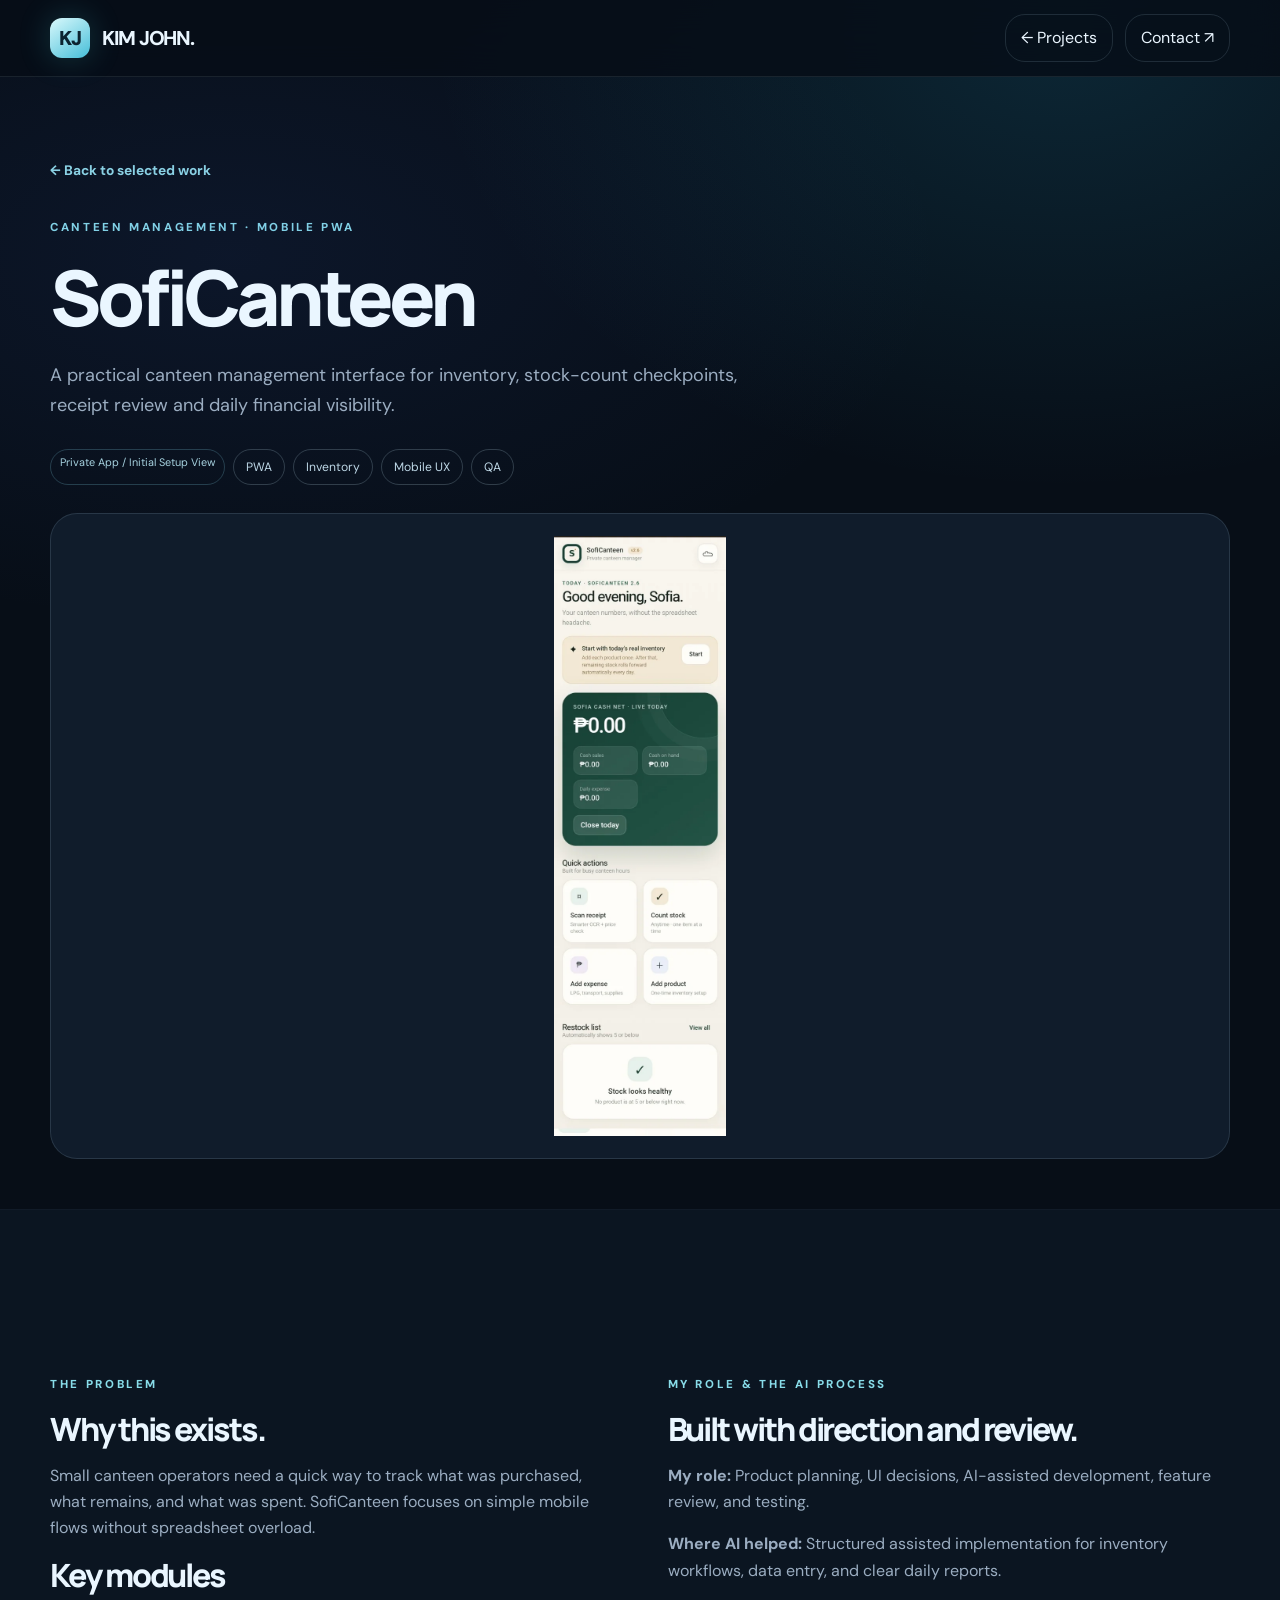
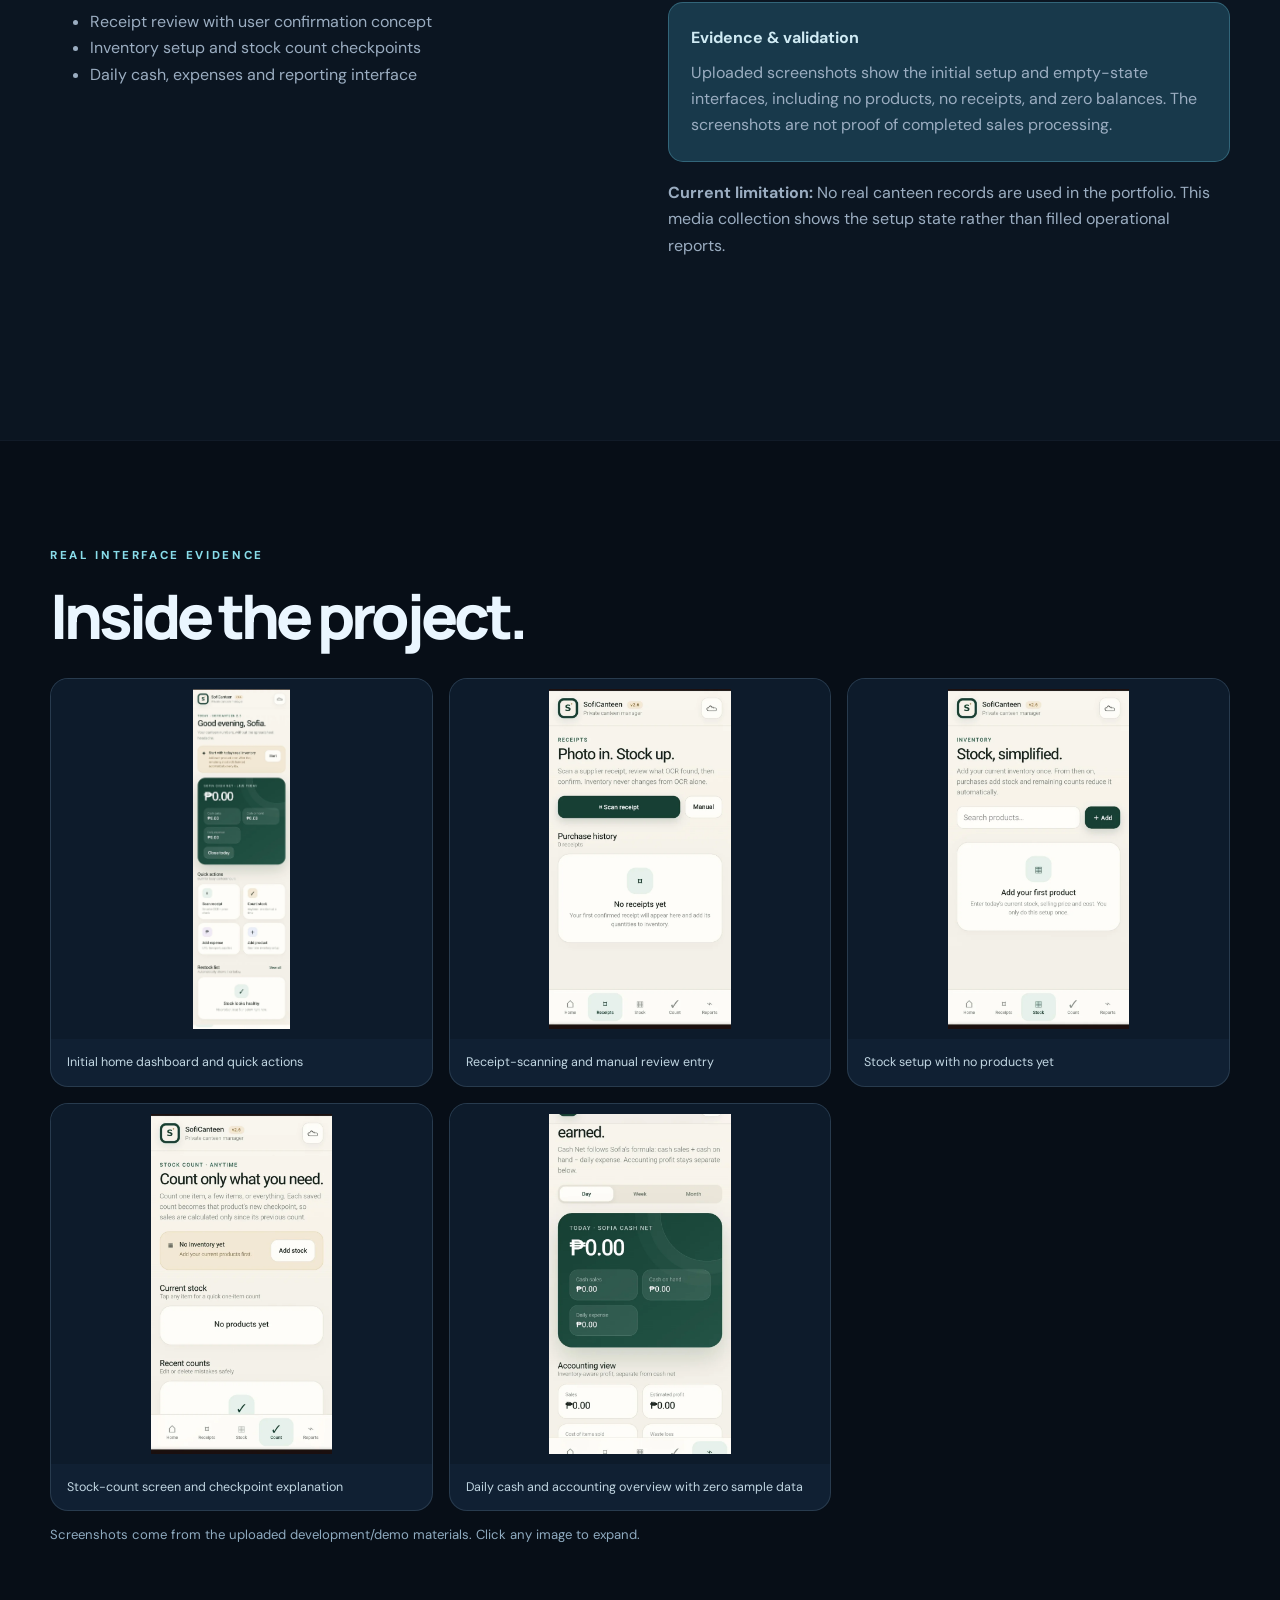
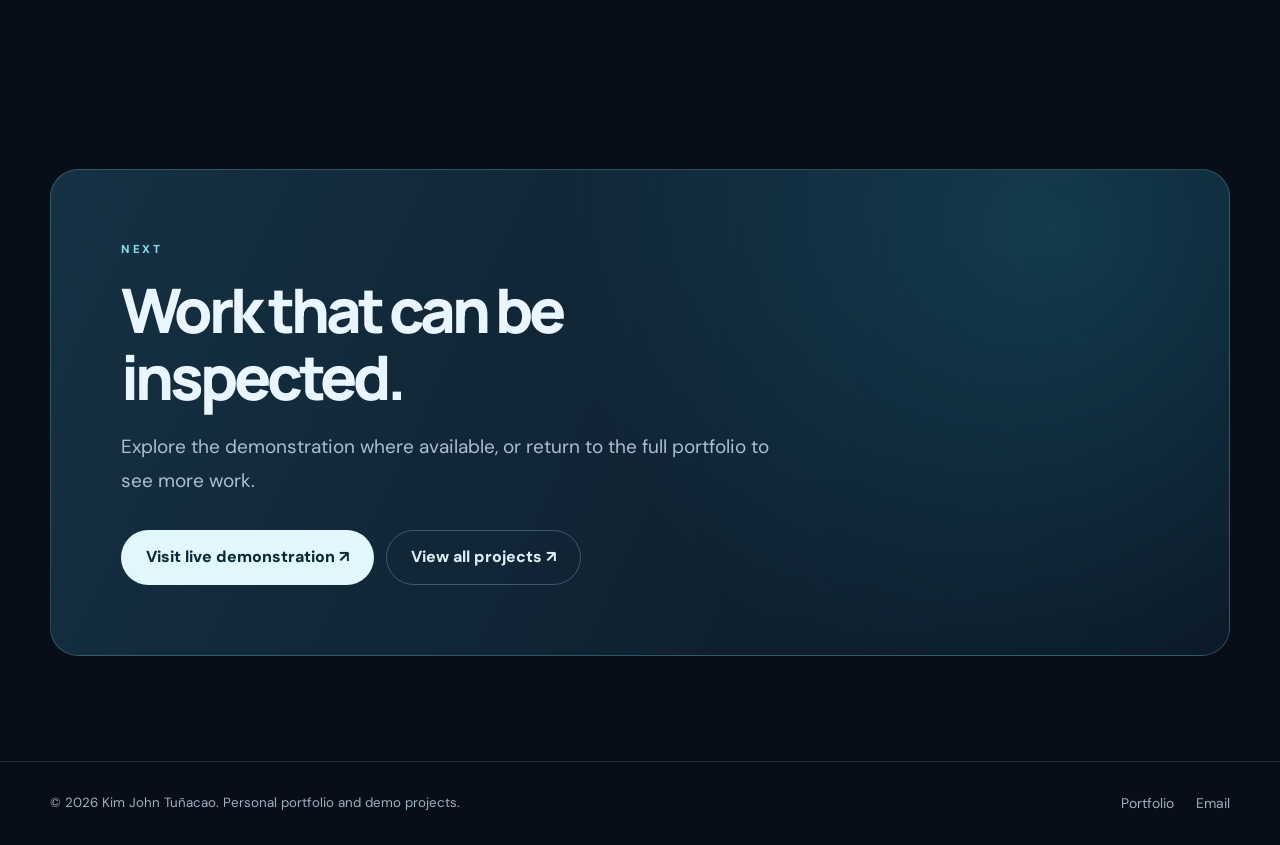
<file: projects/soficanteen.html>
<!doctype html><html lang="en"><head><meta charset="utf-8"><meta name="viewport" content="width=device-width,initial-scale=1"><meta name="theme-color" content="#070e17"><meta name="description" content="A practical canteen management interface for inventory, stock-count checkpoints, receipt review and daily financial visibility."><title>SofiCanteen | Kim John Portfolio</title><link rel="stylesheet" href="../assets/css/site.css"><script src="../assets/js/site.js" defer></script><link rel="stylesheet" href="../assets/css/motion.css"><script src="../assets/js/motion.js" defer></script></head><body><a class="skip" href="#main">Skip to content</a><header class="header case-header"><div class="wrap headinner"><a class="wordmark" href="../index.html"><span class="mark">KJ</span><span>KIM JOHN.</span></a><div class="subnav"><a href="../index.html#projects">← Projects</a><a href="../index.html#contact">Contact ↗</a></div></div></header><main id="main"><section class="case-hero"><div class="wrap"><a class="backlink" href="../index.html#projects">← Back to selected work</a><div style="margin-top:35px"><span class="eyebrow">CANTEEN MANAGEMENT · MOBILE PWA</span><h1 class="case-title">SofiCanteen</h1><p class="case-lead">A practical canteen management interface for inventory, stock-count checkpoints, receipt review and daily financial visibility.</p><div class="case-metas"><span class="status">Private App / Initial Setup View</span><span class="pill">PWA</span><span class="pill">Inventory</span><span class="pill">Mobile UX</span><span class="pill">QA</span></div></div><div class="case-frame"><img src="../assets/media/sofi-home.webp" alt="SofiCanteen user interface screenshot" loading="eager"></div></div></section><section class="section alt"><div class="wrap case-content"><div><span class="eyebrow">THE PROBLEM</span><h2>Why this exists.</h2><p>Small canteen operators need a quick way to track what was purchased, what remains, and what was spent. SofiCanteen focuses on simple mobile flows without spreadsheet overload.</p><h2>Key modules</h2><ul><li>Receipt review with user confirmation concept</li><li>Inventory setup and stock count checkpoints</li><li>Daily cash, expenses and reporting interface</li></ul></div><div><span class="eyebrow">MY ROLE & THE AI PROCESS</span><h2>Built with direction and review.</h2><p><b>My role:</b> Product planning, UI decisions, AI-assisted development, feature review, and testing.</p><p><b>Where AI helped:</b> Structured assisted implementation for inventory workflows, data entry, and clear daily reports.</p><div class="case-callout"><strong>Evidence & validation</strong><p style="margin:8px 0 0">Uploaded screenshots show the initial setup and empty-state interfaces, including no products, no receipts, and zero balances. The screenshots are not proof of completed sales processing.</p></div><p><b>Current limitation:</b> No real canteen records are used in the portfolio. This media collection shows the setup state rather than filled operational reports.</p></div></div></section><section class="section"><div class="wrap"><span class="eyebrow">REAL INTERFACE EVIDENCE</span><h2 style="margin:0 0 28px">Inside the project.</h2><div class="gallery"><figure data-lightbox><img loading="lazy" src="../assets/media/sofi-home.webp" alt="Initial home dashboard and quick actions"><figcaption>Initial home dashboard and quick actions</figcaption></figure><figure data-lightbox><img loading="lazy" src="../assets/media/sofi-receipts.webp" alt="Receipt-scanning and manual review entry"><figcaption>Receipt-scanning and manual review entry</figcaption></figure><figure data-lightbox><img loading="lazy" src="../assets/media/sofi-inventory.webp" alt="Stock setup with no products yet"><figcaption>Stock setup with no products yet</figcaption></figure><figure data-lightbox><img loading="lazy" src="../assets/media/sofi-count.webp" alt="Stock-count screen and checkpoint explanation"><figcaption>Stock-count screen and checkpoint explanation</figcaption></figure><figure data-lightbox><img loading="lazy" src="../assets/media/sofi-reports.webp" alt="Daily cash and accounting overview with zero sample data"><figcaption>Daily cash and accounting overview with zero sample data</figcaption></figure></div><p class="note">Screenshots come from the uploaded development/demo materials. Click any image to expand.</p></div></section><section class="section"><div class="wrap contactbox"><span class="eyebrow">NEXT</span><h2>Work that can be inspected.</h2><p class="lede">Explore the demonstration where available, or return to the full portfolio to see more work.</p><div class="actions"><a class="btn" href="https://soficanteen.vercel.app" rel="noopener noreferrer" target="_blank">Visit live demonstration ↗</a><a class="btn outline" href="../index.html#projects">View all projects ↗</a></div></div></section></main><footer class="footer"><div class="wrap"><small>© <span id="year">2026</span> Kim John Tuñacao. Personal portfolio and demo projects.</small><div class="footerlinks"><a href="../index.html">Portfolio</a><a href="mailto:tuncaokimjohn@gmail.com">Email</a></div></div></footer></body></html>
</file>
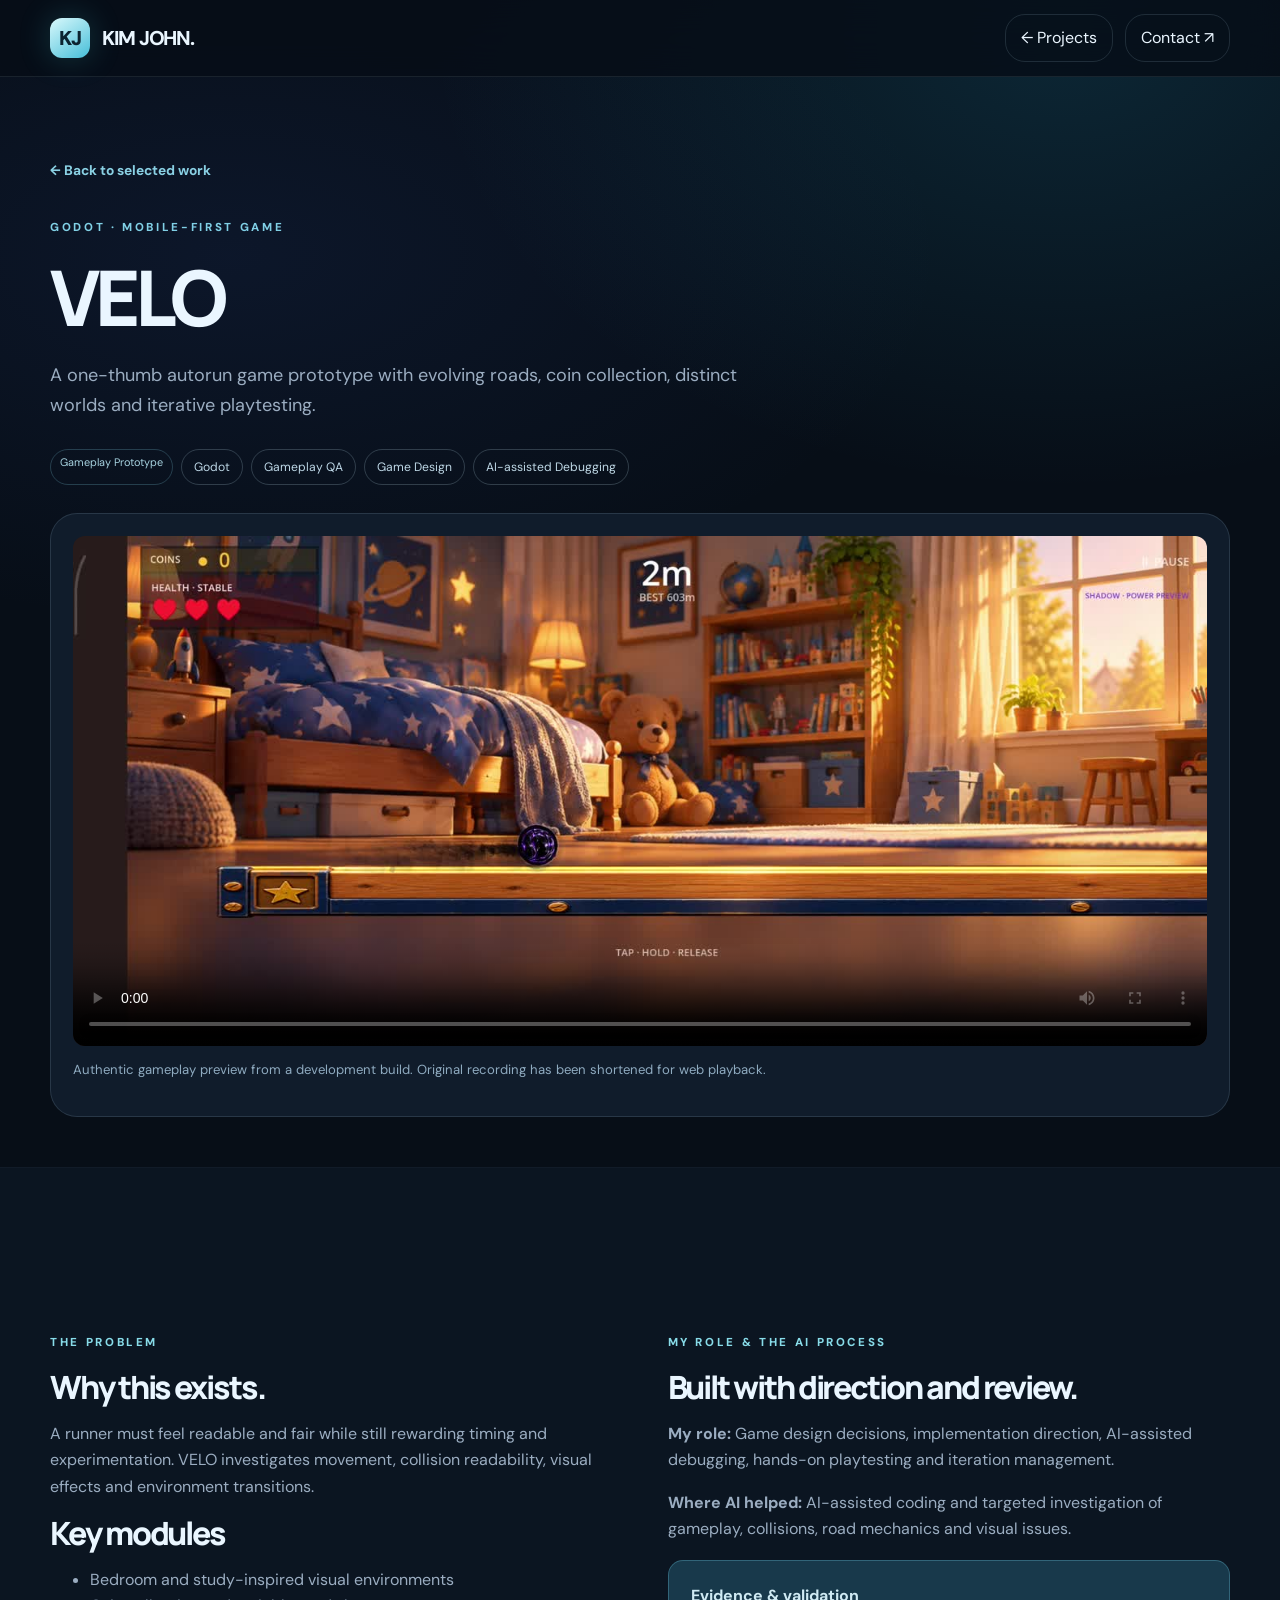
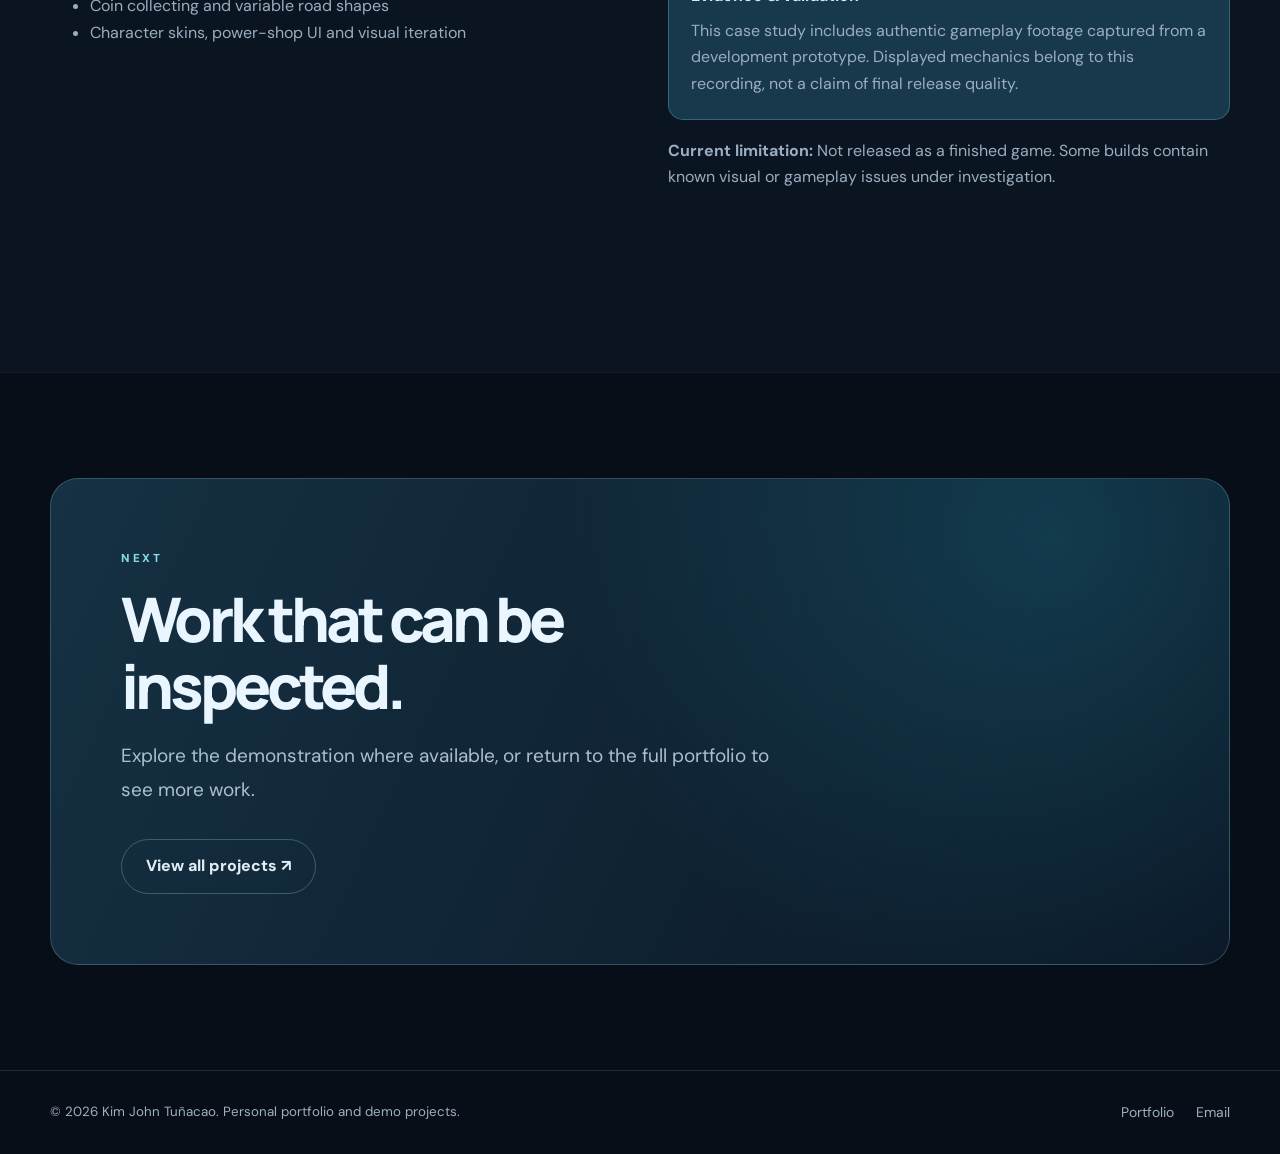
<file: projects/velo.html>
<!doctype html><html lang="en"><head><meta charset="utf-8"><meta name="viewport" content="width=device-width,initial-scale=1"><meta name="theme-color" content="#070e17"><meta name="description" content="A one-thumb autorun game prototype with evolving roads, coin collection, distinct worlds and iterative playtesting."><title>VELO | Kim John Portfolio</title><link rel="stylesheet" href="../assets/css/site.css"><script src="../assets/js/site.js" defer></script><link rel="stylesheet" href="../assets/css/motion.css"><script src="../assets/js/motion.js" defer></script></head><body><a class="skip" href="#main">Skip to content</a><header class="header case-header"><div class="wrap headinner"><a class="wordmark" href="../index.html"><span class="mark">KJ</span><span>KIM JOHN.</span></a><div class="subnav"><a href="../index.html#projects">← Projects</a><a href="../index.html#contact">Contact ↗</a></div></div></header><main id="main"><section class="case-hero"><div class="wrap"><a class="backlink" href="../index.html#projects">← Back to selected work</a><div style="margin-top:35px"><span class="eyebrow">GODOT · MOBILE-FIRST GAME</span><h1 class="case-title">VELO</h1><p class="case-lead">A one-thumb autorun game prototype with evolving roads, coin collection, distinct worlds and iterative playtesting.</p><div class="case-metas"><span class="status">Gameplay Prototype</span><span class="pill">Godot</span><span class="pill">Gameplay QA</span><span class="pill">Game Design</span><span class="pill">AI-assisted Debugging</span></div></div><div class="case-frame"><video controls preload="metadata" poster="../assets/media/velo-cover.jpg" aria-label="Actual VELO development gameplay preview"><source src="../assets/media/velo-gameplay-preview.mp4" type="video/mp4">Your browser does not support video. <a href="../assets/media/velo-gameplay-preview.mp4">Open VELO clip</a>.</video><p class="note">Authentic gameplay preview from a development build. Original recording has been shortened for web playback.</p></div></div></section><section class="section alt"><div class="wrap case-content"><div><span class="eyebrow">THE PROBLEM</span><h2>Why this exists.</h2><p>A runner must feel readable and fair while still rewarding timing and experimentation. VELO investigates movement, collision readability, visual effects and environment transitions.</p><h2>Key modules</h2><ul><li>Bedroom and study-inspired visual environments</li><li>Coin collecting and variable road shapes</li><li>Character skins, power-shop UI and visual iteration</li></ul></div><div><span class="eyebrow">MY ROLE & THE AI PROCESS</span><h2>Built with direction and review.</h2><p><b>My role:</b> Game design decisions, implementation direction, AI-assisted debugging, hands-on playtesting and iteration management.</p><p><b>Where AI helped:</b> AI-assisted coding and targeted investigation of gameplay, collisions, road mechanics and visual issues.</p><div class="case-callout"><strong>Evidence & validation</strong><p style="margin:8px 0 0">This case study includes authentic gameplay footage captured from a development prototype. Displayed mechanics belong to this recording, not a claim of final release quality.</p></div><p><b>Current limitation:</b> Not released as a finished game. Some builds contain known visual or gameplay issues under investigation.</p></div></div></section><section class="section"><div class="wrap contactbox"><span class="eyebrow">NEXT</span><h2>Work that can be inspected.</h2><p class="lede">Explore the demonstration where available, or return to the full portfolio to see more work.</p><div class="actions"><a class="btn outline" href="../index.html#projects">View all projects ↗</a></div></div></section></main><footer class="footer"><div class="wrap"><small>© <span id="year">2026</span> Kim John Tuñacao. Personal portfolio and demo projects.</small><div class="footerlinks"><a href="../index.html">Portfolio</a><a href="mailto:tuncaokimjohn@gmail.com">Email</a></div></div></footer></body></html>
</file>
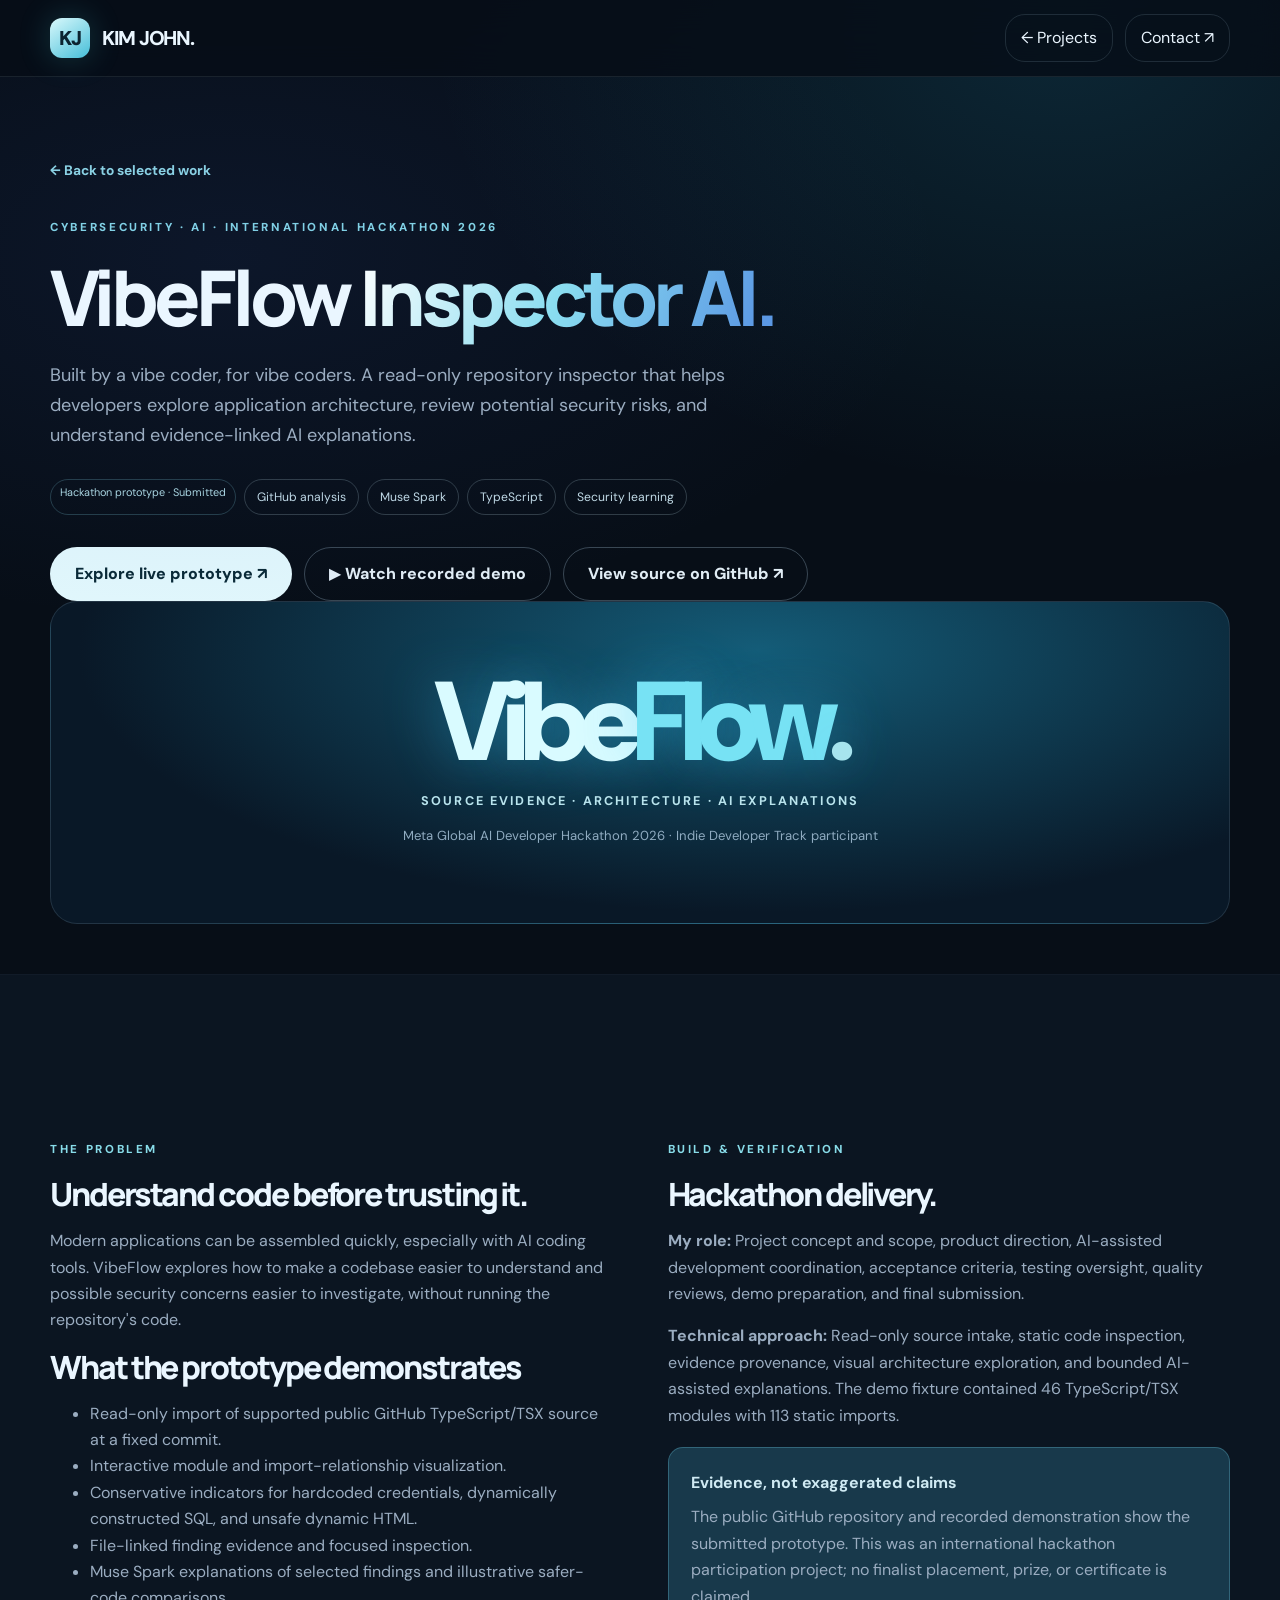
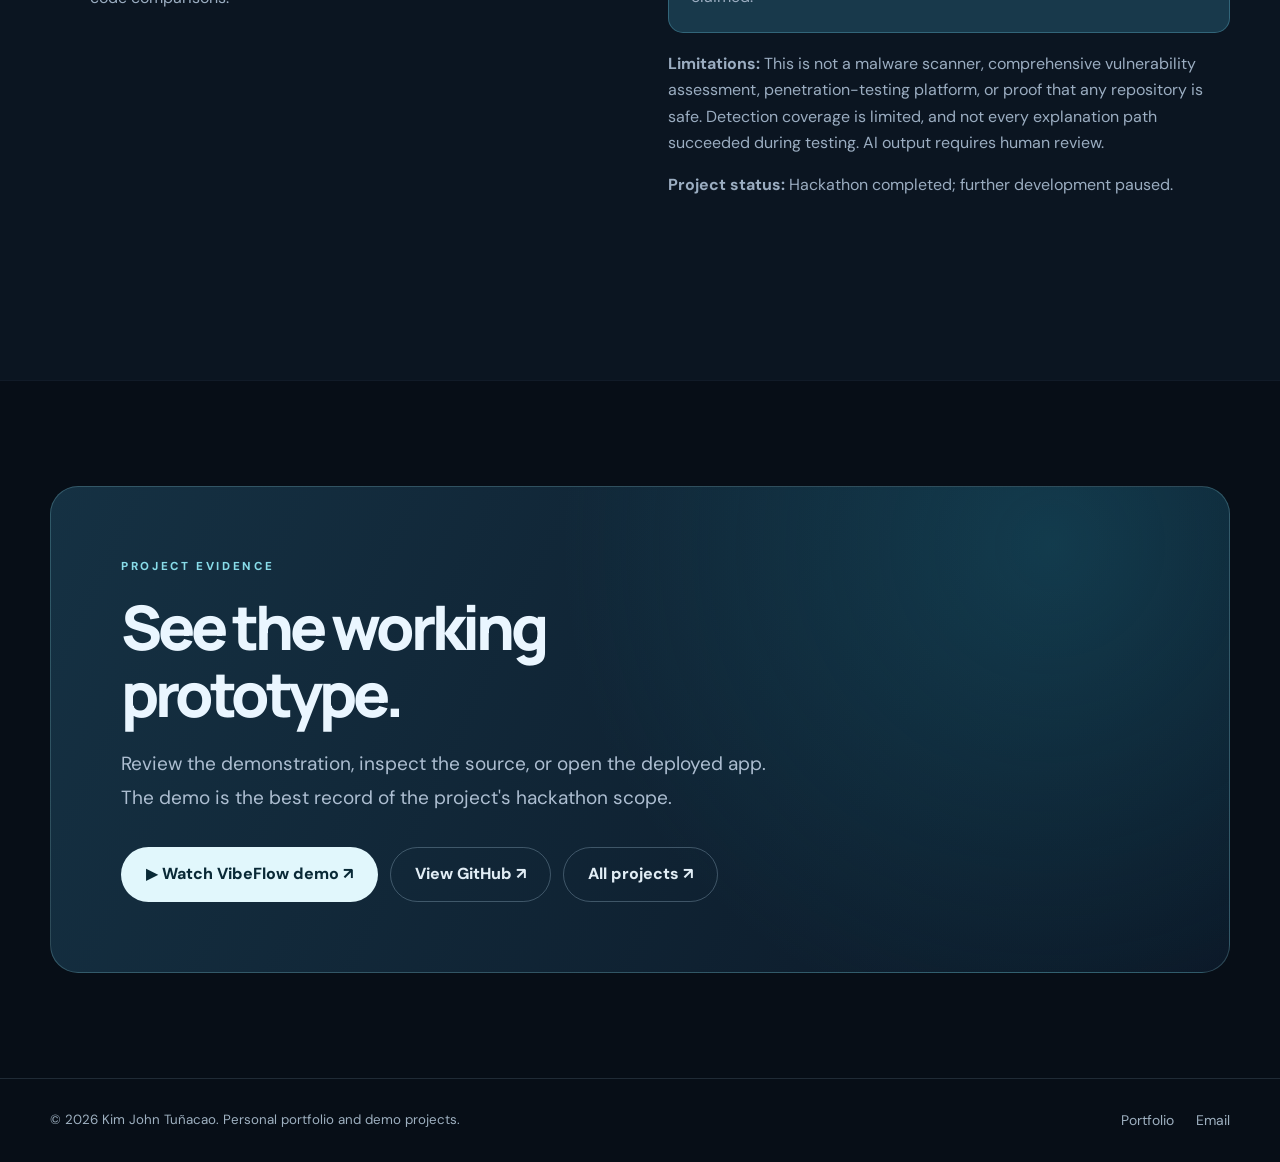
<file: projects/vibeflow.html>
<!doctype html>
<html lang="en"><head><meta charset="utf-8"><meta name="viewport" content="width=device-width,initial-scale=1"><meta name="theme-color" content="#070e17"><meta name="description" content="VibeFlow Inspector AI: an evidence-linked, read-only GitHub source inspection prototype built and submitted for the 2026 Meta Global AI Developer Hackathon."><title>VibeFlow Inspector AI | Kim John Portfolio</title><link rel="stylesheet" href="../assets/css/site.css"><script src="../assets/js/site.js" defer></script><link rel="stylesheet" href="../assets/css/motion.css"><script src="../assets/js/motion.js" defer></script></head>
<body><a class="skip" href="#main">Skip to content</a><header class="header case-header"><div class="wrap headinner"><a class="wordmark" href="../index.html"><span class="mark">KJ</span><span>KIM JOHN.</span></a><div class="subnav"><a href="../index.html#projects">← Projects</a><a href="../index.html#contact">Contact ↗</a></div></div></header>
<main id="main"><section class="case-hero"><div class="wrap"><a class="backlink" href="../index.html#projects">← Back to selected work</a><div style="margin-top:35px"><span class="eyebrow">CYBERSECURITY · AI · INTERNATIONAL HACKATHON 2026</span><h1 class="case-title">VibeFlow <span class="gradient">Inspector AI.</span></h1><p class="case-lead">Built by a vibe coder, for vibe coders. A read-only repository inspector that helps developers explore application architecture, review potential security risks, and understand evidence-linked AI explanations.</p><div class="case-metas"><span class="status">Hackathon prototype · Submitted</span><span class="pill">GitHub analysis</span><span class="pill">Muse Spark</span><span class="pill">TypeScript</span><span class="pill">Security learning</span></div><div class="actions"><a class="btn" href="https://vibeflowinspectorai.vercel.app/" target="_blank" rel="noopener noreferrer">Explore live prototype ↗</a><a class="btn outline" href="https://youtu.be/Npr_WJGDkcY" target="_blank" rel="noopener noreferrer">▶ Watch recorded demo</a><a class="btn outline" href="https://github.com/tuncaokimjohn-code/VIBESFLOW" target="_blank" rel="noopener noreferrer">View source on GitHub ↗</a></div></div>
<div class="case-frame" style="min-height:300px;display:grid;place-items:center;background:radial-gradient(ellipse at 60% 15%,#145c78,#091827 68%);text-align:center"><div style="padding:42px 18px"><div aria-hidden="true" style="font-size:clamp(3rem,9vw,7rem);font-weight:900;letter-spacing:-.09em;line-height:1;color:#d9fbff;text-shadow:0 0 55px #36bbeb75">Vibe<span style="color:#77e2f4">Flow</span><span style="color:#a7e4ee">.</span></div><p style="letter-spacing:.17em;color:#b9e4ed;font-weight:700;font-size:.79rem">SOURCE EVIDENCE · ARCHITECTURE · AI EXPLANATIONS</p><p class="note">Meta Global AI Developer Hackathon 2026 · Indie Developer Track participant</p></div></div></div></section>
<section class="section alt"><div class="wrap case-content"><div><span class="eyebrow">THE PROBLEM</span><h2>Understand code before trusting it.</h2><p>Modern applications can be assembled quickly, especially with AI coding tools. VibeFlow explores how to make a codebase easier to understand and possible security concerns easier to investigate, without running the repository's code.</p><h2>What the prototype demonstrates</h2><ul><li>Read-only import of supported public GitHub TypeScript/TSX source at a fixed commit.</li><li>Interactive module and import-relationship visualization.</li><li>Conservative indicators for hardcoded credentials, dynamically constructed SQL, and unsafe dynamic HTML.</li><li>File-linked finding evidence and focused inspection.</li><li>Muse Spark explanations of selected findings and illustrative safer-code comparisons.</li></ul></div><div><span class="eyebrow">BUILD &amp; VERIFICATION</span><h2>Hackathon delivery.</h2><p><b>My role:</b> Project concept and scope, product direction, AI-assisted development coordination, acceptance criteria, testing oversight, quality reviews, demo preparation, and final submission.</p><p><b>Technical approach:</b> Read-only source intake, static code inspection, evidence provenance, visual architecture exploration, and bounded AI-assisted explanations. The demo fixture contained 46 TypeScript/TSX modules with 113 static imports.</p><div class="case-callout"><strong>Evidence, not exaggerated claims</strong><p style="margin:8px 0 0">The public GitHub repository and recorded demonstration show the submitted prototype. This was an international hackathon participation project; no finalist placement, prize, or certificate is claimed.</p></div><p><b>Limitations:</b> This is not a malware scanner, comprehensive vulnerability assessment, penetration-testing platform, or proof that any repository is safe. Detection coverage is limited, and not every explanation path succeeded during testing. AI output requires human review.</p><p><b>Project status:</b> Hackathon completed; further development paused.</p></div></div></section>
<section class="section"><div class="wrap contactbox"><span class="eyebrow">PROJECT EVIDENCE</span><h2>See the working prototype.</h2><p class="lede">Review the demonstration, inspect the source, or open the deployed app. The demo is the best record of the project's hackathon scope.</p><div class="actions"><a class="btn" href="https://youtu.be/Npr_WJGDkcY" target="_blank" rel="noopener noreferrer">▶ Watch VibeFlow demo ↗</a><a class="btn outline" href="https://github.com/tuncaokimjohn-code/VIBESFLOW" target="_blank" rel="noopener noreferrer">View GitHub ↗</a><a class="btn outline" href="../index.html#projects">All projects ↗</a></div></div></section></main>
<footer class="footer"><div class="wrap"><small>© <span id="year">2026</span> Kim John Tuñacao. Personal portfolio and demo projects.</small><div class="footerlinks"><a href="../index.html">Portfolio</a><a href="mailto:tuncaokimjohn@gmail.com">Email</a></div></div></footer></body></html>
</file>
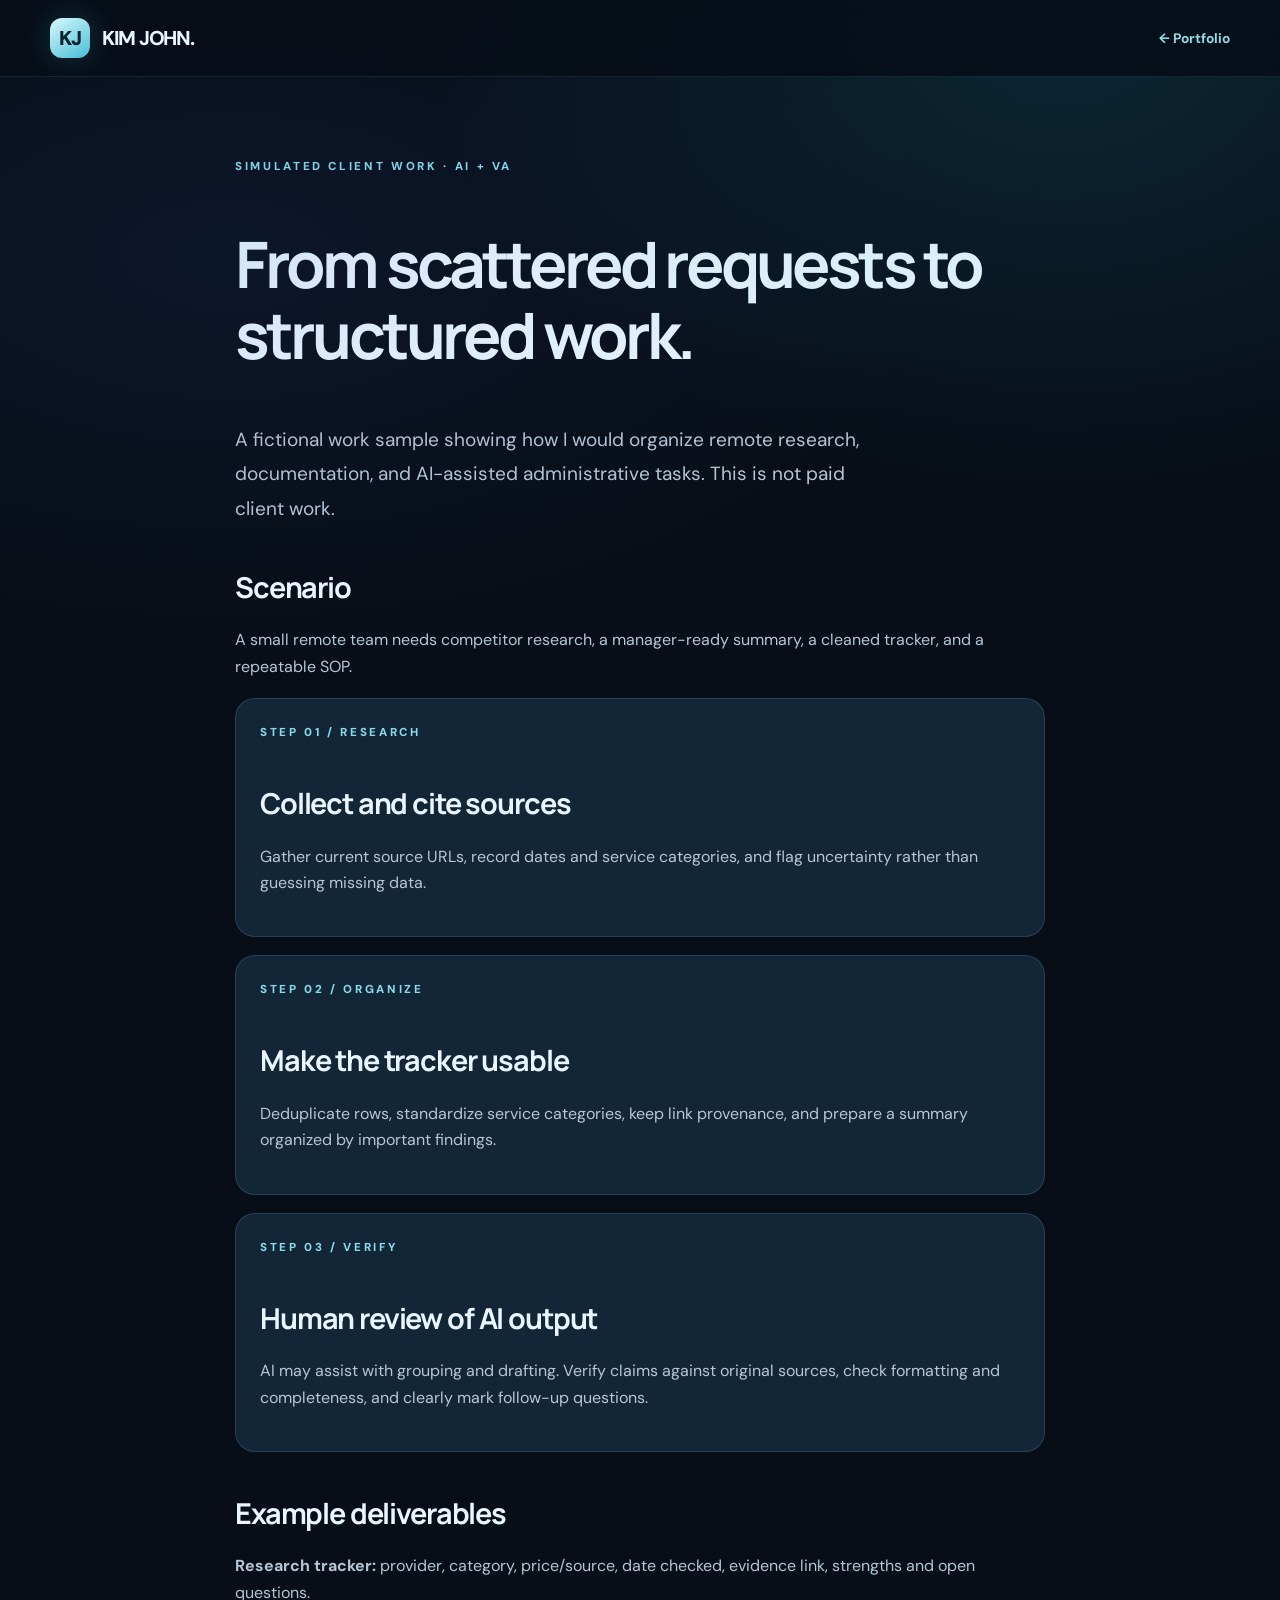
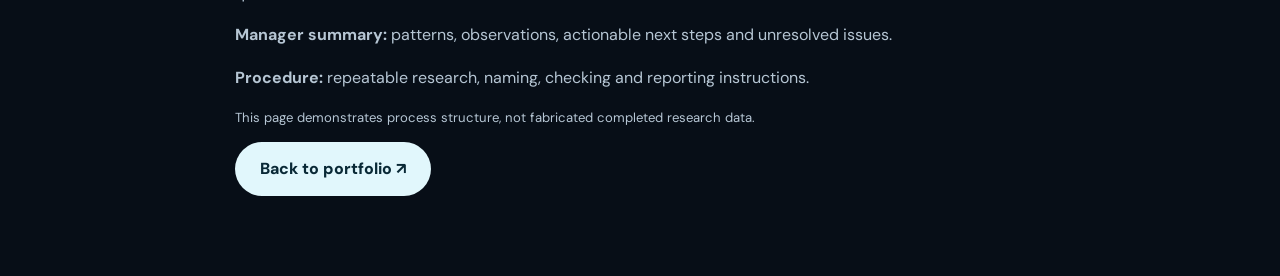
<file: samples/ai-va.html>
<!doctype html><html lang="en"><head><meta charset="utf-8"><meta name="viewport" content="width=device-width,initial-scale=1"><title>AI + Technical VA Work Sample | Kim John</title><link rel="stylesheet" href="../assets/css/site.css"><script src="../assets/js/site.js" defer></script><link rel="stylesheet" href="../assets/css/motion.css"><script src="../assets/js/motion.js" defer></script></head><body class="sample-page"><header class="header"><div class="wrap headinner"><a class="wordmark" href="../index.html"><span class="mark">KJ</span> KIM JOHN.</a><a class="backlink" href="../index.html#services">← Portfolio</a></div></header><main><article class="wrap"><span class="eyebrow">SIMULATED CLIENT WORK · AI + VA</span><h1>From scattered requests to structured work.</h1><p class="lede">A fictional work sample showing how I would organize remote research, documentation, and AI-assisted administrative tasks. This is not paid client work.</p><h2>Scenario</h2><p>A small remote team needs competitor research, a manager-ready summary, a cleaned tracker, and a repeatable SOP.</p><div class="sample-card"><span class="eyebrow">STEP 01 / RESEARCH</span><h2>Collect and cite sources</h2><p>Gather current source URLs, record dates and service categories, and flag uncertainty rather than guessing missing data.</p></div><div class="sample-card"><span class="eyebrow">STEP 02 / ORGANIZE</span><h2>Make the tracker usable</h2><p>Deduplicate rows, standardize service categories, keep link provenance, and prepare a summary organized by important findings.</p></div><div class="sample-card"><span class="eyebrow">STEP 03 / VERIFY</span><h2>Human review of AI output</h2><p>AI may assist with grouping and drafting. Verify claims against original sources, check formatting and completeness, and clearly mark follow-up questions.</p></div><h2>Example deliverables</h2><p><strong>Research tracker:</strong> provider, category, price/source, date checked, evidence link, strengths and open questions.</p><p><strong>Manager summary:</strong> patterns, observations, actionable next steps and unresolved issues.</p><p><strong>Procedure:</strong> repeatable research, naming, checking and reporting instructions.</p><p class="note">This page demonstrates process structure, not fabricated completed research data.</p><a class="btn" href="../index.html#services">Back to portfolio ↗</a></article></main></body></html>
</file>
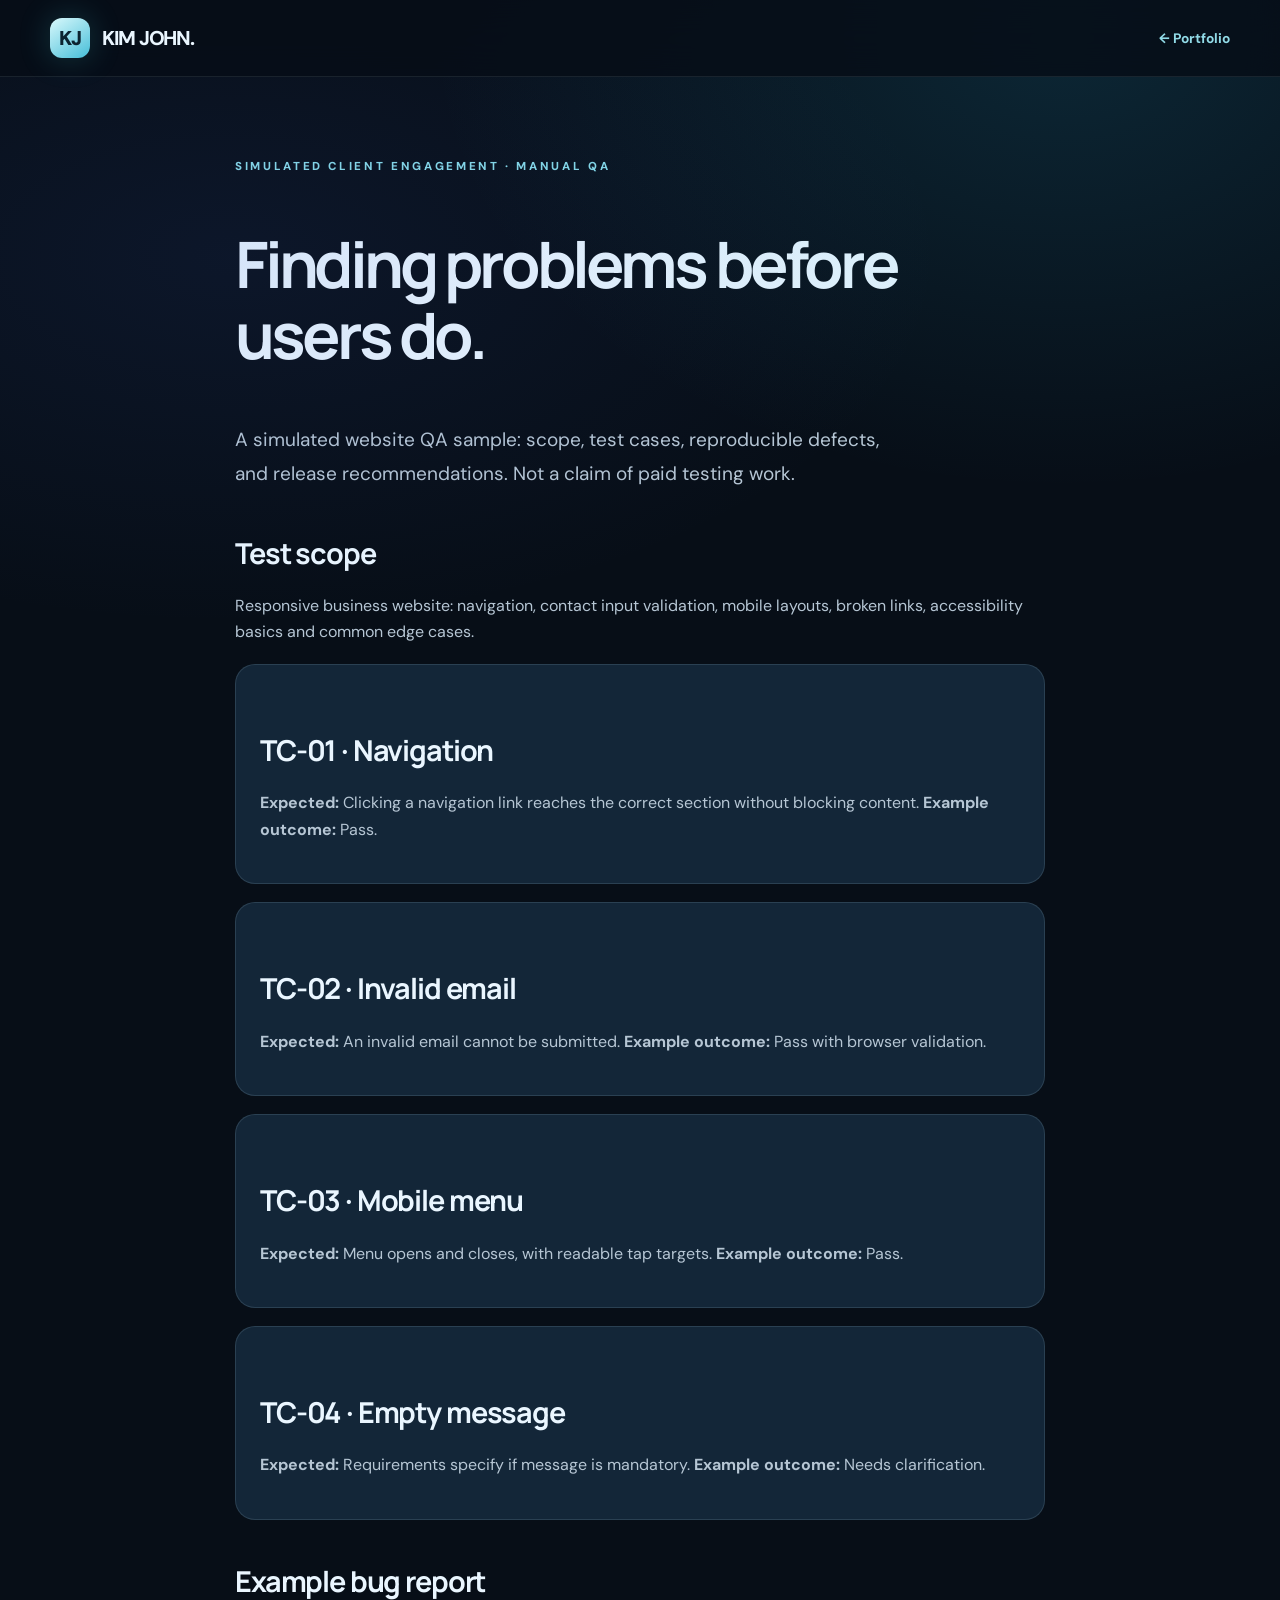
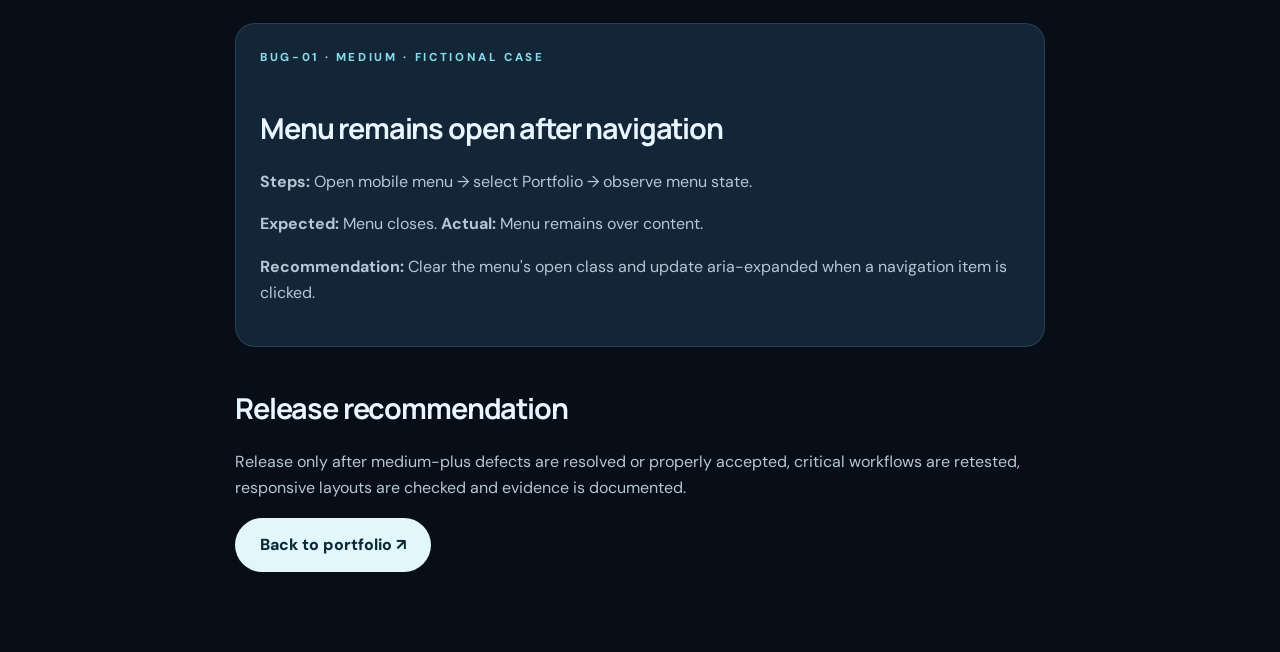
<file: samples/qa.html>
<!doctype html><html lang="en"><head><meta charset="utf-8"><meta name="viewport" content="width=device-width,initial-scale=1"><title>Manual QA Work Sample | Kim John</title><link rel="stylesheet" href="../assets/css/site.css"><script src="../assets/js/site.js" defer></script><link rel="stylesheet" href="../assets/css/motion.css"><script src="../assets/js/motion.js" defer></script></head><body class="sample-page"><header class="header"><div class="wrap headinner"><a class="wordmark" href="../index.html"><span class="mark">KJ</span> KIM JOHN.</a><a class="backlink" href="../index.html#services">← Portfolio</a></div></header><main><article class="wrap"><span class="eyebrow">SIMULATED CLIENT ENGAGEMENT · MANUAL QA</span><h1>Finding problems before users do.</h1><p class="lede">A simulated website QA sample: scope, test cases, reproducible defects, and release recommendations. Not a claim of paid testing work.</p><h2>Test scope</h2><p>Responsive business website: navigation, contact input validation, mobile layouts, broken links, accessibility basics and common edge cases.</p><div class="sample-card"><h2>TC-01 · Navigation</h2><p><strong>Expected:</strong> Clicking a navigation link reaches the correct section without blocking content. <strong>Example outcome:</strong> Pass.</p></div><div class="sample-card"><h2>TC-02 · Invalid email</h2><p><strong>Expected:</strong> An invalid email cannot be submitted. <strong>Example outcome:</strong> Pass with browser validation.</p></div><div class="sample-card"><h2>TC-03 · Mobile menu</h2><p><strong>Expected:</strong> Menu opens and closes, with readable tap targets. <strong>Example outcome:</strong> Pass.</p></div><div class="sample-card"><h2>TC-04 · Empty message</h2><p><strong>Expected:</strong> Requirements specify if message is mandatory. <strong>Example outcome:</strong> Needs clarification.</p></div><h2>Example bug report</h2><div class="sample-card"><span class="eyebrow">BUG-01 · MEDIUM · FICTIONAL CASE</span><h2>Menu remains open after navigation</h2><p><strong>Steps:</strong> Open mobile menu → select Portfolio → observe menu state.</p><p><strong>Expected:</strong> Menu closes. <strong>Actual:</strong> Menu remains over content.</p><p><strong>Recommendation:</strong> Clear the menu's open class and update aria-expanded when a navigation item is clicked.</p></div><h2>Release recommendation</h2><p>Release only after medium-plus defects are resolved or properly accepted, critical workflows are retested, responsive layouts are checked and evidence is documented.</p><a class="btn" href="../index.html#services">Back to portfolio ↗</a></article></main></body></html>
</file>
<file: assets/css/site.css>
@import url('https://fonts.googleapis.com/css2?family=DM+Sans:wght@400;500;600;700&family=Manrope:wght@400;500;600;700;800&display=swap');
:root{--bg:#070e17;--surface:#0f1b2a;--raised:#142336;--line:rgba(185,218,241,.14);--ink:#eaf6ff;--muted:#9badc1;--aqua:#76e1f1;--aqua2:#1b9ebd;--radius:22px;--wrap:1180px}*{box-sizing:border-box}html{scroll-behavior:smooth}body{margin:0;background:var(--bg);color:var(--ink);font-family:'DM Sans',system-ui,sans-serif;line-height:1.65}body::before{content:'';position:absolute;top:0;left:0;width:100%;height:800px;pointer-events:none;background:radial-gradient(ellipse at 83% 4%,rgba(37,161,200,.17),transparent 42%),radial-gradient(ellipse at 18% 32%,rgba(56,92,196,.11),transparent 48%)}a{color:inherit;text-decoration:none}button,input{font:inherit}button{cursor:pointer}button:disabled{cursor:not-allowed;opacity:.55}img,video{max-width:100%;display:block}img{object-fit:cover}.wrap{width:min(var(--wrap),calc(100% - 48px));margin-inline:auto}.skip{position:absolute;top:-120px;left:12px;z-index:500;background:white;color:black;padding:12px}.skip:focus{top:10px}.header{position:sticky;top:0;z-index:90;backdrop-filter:blur(20px);background:rgba(7,14,23,.84);border-bottom:1px solid rgba(203,235,255,.09)}.headinner{height:76px;display:flex;align-items:center;justify-content:space-between;gap:24px}.wordmark{display:flex;align-items:center;gap:12px;font-weight:800;letter-spacing:-.055em;font-size:1.25rem}.mark{display:grid;place-items:center;border-radius:12px;width:40px;height:40px;background:linear-gradient(145deg,#d9f9fc,#46bed8);color:#0c2430;font-weight:900;box-shadow:0 0 32px #48d3e036}.nav{display:flex;gap:28px;align-items:center}.nav a{font-size:.85rem;color:#c0d0e0;font-weight:700;transition:color .2s}.nav a:hover,.nav a:focus-visible{color:#85e7f9}.nav a.navcontact{background:#e6fcff;color:#082331;padding:11px 19px;border-radius:99px}.menu-toggle{display:none;border:1px solid var(--line);color:white;background:#132333;border-radius:10px;padding:9px 13px}.section{padding:105px 0;position:relative}.eyebrow{text-transform:uppercase;letter-spacing:.23em;font-size:.72rem;font-weight:800;color:#88dce9;display:block;margin:0 0 18px}.display,.section h2,.case-title{font-family:'Manrope',system-ui,sans-serif;font-weight:800;letter-spacing:-.065em;line-height:1.09}.display{font-size:clamp(3.4rem,7.4vw,7.4rem);margin:0 0 25px;max-width:880px}.gradient{background:linear-gradient(112deg,#fff,#8addf0 48%,#5b98e4 95%);-webkit-background-clip:text;background-clip:text;color:transparent}.lede{font-size:clamp(1rem,1.55vw,1.19rem);color:#adbed1;line-height:1.8;max-width:660px}.btn{border-radius:99px;display:inline-flex;align-items:center;justify-content:center;gap:13px;min-height:52px;padding:13px 24px;background:#e1f7fc;color:#092936;font-weight:800;border:1px solid transparent;transition:transform .25s,background .25s,box-shadow .25s}.btn:hover{transform:translateY(-3px);box-shadow:0 18px 40px rgba(49,161,184,.24)}.btn.outline{background:transparent;color:#e1edf5;border-color:rgba(180,210,232,.29)}.btn.outline:hover{background:rgba(155,203,229,.1)}.btn.small{min-height:42px;padding:9px 17px;font-size:.88rem}.actions{display:flex;gap:12px;flex-wrap:wrap;margin-top:32px}.hero{padding:105px 0 90px;min-height:640px;position:relative;overflow:hidden}.hero-layout{display:grid;grid-template-columns:1.1fr .9fr;align-items:center;gap:58px}.hero .display{font-size:clamp(3.5rem,6.5vw,6.5rem)}.hero-signal{display:inline-flex;align-items:center;gap:9px;border-radius:100px;border:1px solid #4d9baf66;color:#b9e8ef;padding:6px 14px;font-size:.77rem;font-weight:700;margin-bottom:26px;background:#12516a2c}.signal-dot{width:8px;height:8px;background:#44e8bd;box-shadow:0 0 0 4px #34e1b622;border-radius:100%}.hero-visual{position:relative;min-height:460px;isolation:isolate}.hero-visual:before{content:'';position:absolute;inset:30px 5px 20px 8px;border:1px solid #9ad3e033;border-radius:50%;transform:rotate(-18deg);box-shadow:0 0 0 65px #3d9dc808}.ui-window{position:absolute;left:3%;right:0;top:12%;border:1px solid #94dff13d;border-radius:20px;background:#17283bdd;padding:10px;box-shadow:0 35px 100px #02060baa;transform:rotate(2deg);overflow:hidden}.ui-window .fake-toolbar{height:28px;display:flex;align-items:center;gap:6px;padding-left:10px}.fake-toolbar span{width:7px;height:7px;background:#7ea9bf;border-radius:50%}.ui-window img{width:100%;aspect-ratio:16/10;border-radius:11px;object-position:top}.floating-chip{position:absolute;z-index:3;border:1px solid #a8eafa44;border-radius:15px;background:#112638e8;box-shadow:0 20px 45px #050d18a8;backdrop-filter:blur(14px);padding:12px 17px;font-size:.8rem;color:#cff9ff;font-weight:700}.floating-chip.top{top:6%;right:-3%}.floating-chip.bottom{bottom:5%;left:-4%}.proof{padding:26px 0;border-block:1px solid #b0d6ef16;background:#d4f6ff04}.proofinner{display:grid;grid-template-columns:repeat(3,1fr);gap:25px}.proofitem{display:flex;align-items:center;gap:14px;font-size:.88rem;color:#adbfce}.proofitem b{color:#edfdff;font-weight:800}.picon{font-size:1.05rem;color:#66cddd}.section-head{display:flex;align-items:end;justify-content:space-between;gap:35px;margin-bottom:38px}.section h2{font-size:clamp(2.5rem,4.8vw,4.8rem);margin:0}.subtle{color:var(--muted)}.section-head p{max-width:450px;margin:0;color:var(--muted)}.work-grid{display:grid;grid-template-columns:repeat(2,minmax(0,1fr));gap:23px}.work-card{position:relative;background:#111f2e;border:1px solid var(--line);border-radius:25px;overflow:hidden;display:flex;flex-direction:column;transition:transform .33s,border-color .33s,box-shadow .33s}.work-card:hover{transform:translateY(-7px);border-color:#77c5db66;box-shadow:0 35px 70px #01050865}.work-card.feature{grid-column:span 2}.work-visual{position:relative;display:flex;align-items:center;justify-content:center;overflow:hidden;height:300px;background:linear-gradient(135deg,#0b305c,#081928)}.work-card.feature .work-visual{height:395px}.work-visual.sofi{background:radial-gradient(circle at 50% 25%,#476a50,#19372b 64%,#0e211c)}.work-visual.budget{background:radial-gradient(circle at 44% 20%,#4d92e3,#153561 72%)}.work-visual.orbit{background:radial-gradient(circle at 52% 25%,#187a88,#0c223d 68%,#091625)}.work-visual.nero{background:radial-gradient(circle at 50% 40%,#1a6c8c,#071b34 65%,#061120)}.work-visual.school{background:linear-gradient(125deg,#14478c,#152949)}.work-visual.velo{background:#111320}.work-visual.coffee{background:linear-gradient(130deg,#6a432f,#1f1713)}.work-visual img.cover-fill{width:100%;height:100%;object-fit:cover;object-position:top}.work-card.feature .work-visual img.cover-fill{width:88%;height:88%;border:5px solid #18293f;border-radius:14px;box-shadow:0 20px 55px #031022aa}.work-visual .phone{height:94%;max-width:40%;width:auto;object-fit:contain;border:6px solid #0b1d2b;border-radius:23px;box-shadow:0 18px 30px #06121c99}.work-visual .phone.sibling{transform:translate(15px,36px) rotate(5deg);height:80%;margin-left:-32px}.work-visual .play{position:absolute;inset:auto auto 24px 24px;display:flex;align-items:center;gap:10px;background:#06101ec7;padding:10px 16px;border-radius:99px;font-size:.78rem;font-weight:800;border:1px solid #9ad9f544}.work-info{padding:28px 31px 32px;display:flex;flex-direction:column;flex:1;gap:12px}.work-info .topline{display:flex;justify-content:space-between;gap:20px;align-items:center}.work-label{font-size:.69rem;color:#8acdd9;text-transform:uppercase;letter-spacing:.16em;font-weight:800}.status{font-size:.68rem;border:1px solid #84cfdf3d;color:#acd8e1;padding:4px 9px;border-radius:99px;white-space:nowrap}.work-info h3{font-family:Manrope,system-ui,sans-serif;letter-spacing:-.05em;font-size:clamp(1.4rem,2.6vw,2rem);margin:0;line-height:1.16}.work-info p{color:#a8b9cc;margin:0}.textlink{color:#93edf6;font-weight:800;display:inline-flex;align-items:center;gap:9px;margin-top:auto;padding-top:10px}.textlink:hover{text-decoration:underline}.skillgrid,.services,.samples{display:grid;grid-template-columns:repeat(3,minmax(0,1fr));gap:16px}.skillcard,.service,.sample{padding:25px;border:1px solid var(--line);border-radius:20px;background:linear-gradient(150deg,#142335,#0e1927);min-height:208px}.skillcard .num{font-size:.7rem;color:#71c9dc;letter-spacing:.16em;font-weight:800}.skillcard h3,.service h3,.sample h3{font-size:1.25rem;font-family:Manrope,system-ui,sans-serif;letter-spacing:-.04em;line-height:1.24;margin:27px 0 10px}.skillcard p,.service p,.sample p{color:var(--muted);font-size:.9rem;margin:0}.section.alt{background:#0b1521;border-block:1px solid #bed9ef08}.workflow{display:grid;grid-template-columns:.85fr 1.15fr;gap:40px;align-items:start}.workflow-list{display:flex;flex-direction:column;gap:10px;margin-top:28px}.step-button{width:100%;text-align:left;display:flex;gap:13px;align-items:center;border-radius:14px;padding:14px 17px;background:#0f1e2f;border:1px solid var(--line);color:#bbcedd;transition:background .2s,border-color .2s}.step-button[aria-selected=true]{color:white;background:#13384a;border-color:#5eb3ca}.step-button .index{color:#87ddeb;font-weight:800}.workflow-panel{border:1px solid #65b5c846;border-radius:25px;padding:30px;min-height:355px;background:radial-gradient(circle at 90% 5%,#19506655,transparent 40%),linear-gradient(155deg,#172c3b,#0d1b2c)}.workflow-panel h3{font-size:clamp(1.55rem,3vw,2.5rem);letter-spacing:-.055em;line-height:1.1;margin:0 0 16px}.workflow-panel p{color:#b1c7d5}.workflow-output{border-radius:14px;padding:18px;background:#061321;box-shadow:inset 0 0 0 1px #d8f5ff16;margin-top:27px}.workflow-output small{color:#87cfe0;text-transform:uppercase;font-size:.68rem;letter-spacing:.13em;font-weight:800}.workflow-output div{margin-top:9px;font-size:.95rem}.progress-track{height:4px;background:#ffffff12;border-radius:99px;margin-bottom:28px;overflow:hidden}.progress-fill{height:100%;background:linear-gradient(90deg,#2a8faa,#91eefa);width:25%;transition:width .35s}.support-grid{display:grid;grid-template-columns:1fr 1fr;gap:25px}.support-panel{padding:34px;border:1px solid var(--line);border-radius:23px;background:#101f30}.support-panel h3{font-family:Manrope,sans-serif;letter-spacing:-.035em;font-size:1.55rem;margin:0 0 14px}.support-panel p{color:#aebed1}.pills{display:flex;flex-wrap:wrap;gap:9px}.pill{border:1px solid #c4e5f136;padding:7px 12px;border-radius:99px;font-size:.76rem;color:#c3dce7}.note{font-size:.82rem;color:#8fabc0}.about{display:grid;grid-template-columns:1fr 1fr;gap:80px}.contactbox{border:1px solid #9ee6f13a;border-radius:28px;padding:clamp(30px,6vw,70px);background:radial-gradient(circle at 85% 12%,#1b718759,transparent 45%),linear-gradient(115deg,#153143,#0b1726)}.contactbox h2{max-width:680px}.footer{border-top:1px solid var(--line);padding:30px 0;color:#9eb0c0}.footer .wrap{display:flex;align-items:center;justify-content:space-between;gap:15px;flex-wrap:wrap}.footerlinks{display:flex;flex-wrap:wrap;gap:22px;font-size:.87rem}.footerlinks a:hover{color:#e8ffff}.reveal{opacity:0;transform:translateY(25px);transition:opacity .8s ease,transform .8s cubic-bezier(.2,.7,.2,1)}.reveal.visible{opacity:1;transform:none}.case-hero{padding:80px 0 50px}.case-title{font-size:clamp(3rem,6vw,6rem);margin:0 0 22px}.case-lead{max-width:720px;font-size:1.13rem;color:var(--muted)}.backlink{color:#91dbe7;font-size:.86rem;font-weight:700}.case-metas{display:flex;gap:8px;flex-wrap:wrap;margin:28px 0}.case-frame{background:#101c2b;border:1px solid var(--line);border-radius:27px;overflow:hidden;padding:22px}.case-frame img{width:100%;max-height:600px;object-fit:contain}.case-frame video{width:100%;border-radius:12px}.case-content{display:grid;grid-template-columns:1fr 1fr;gap:55px;padding:60px 0}.case-content h2{font-size:2rem}.case-content p,.case-content li{color:var(--muted)}.gallery{display:grid;grid-template-columns:repeat(3,1fr);gap:16px}.gallery figure{border:1px solid var(--line);border-radius:18px;overflow:hidden;background:#102033;margin:0}.gallery img{width:100%;height:360px;object-fit:contain;object-position:center;background:#0d1b2b;padding:10px}.gallery figcaption{padding:13px 16px;font-size:.78rem;color:#c1d6e2}.lightbox{position:fixed;inset:0;background:#020711ed;z-index:150;display:none;align-items:center;justify-content:center;padding:55px 24px 25px}.lightbox.open{display:flex}.lightbox img{max-width:min(1050px,100%);max-height:90vh;object-fit:contain}.lightbox button{position:absolute;top:15px;right:20px;border:1px solid #fff6;background:#172638;color:white;border-radius:100px;padding:8px 18px}figure[data-lightbox]{cursor:zoom-in}.case-callout{background:#18394b;border:1px solid #7de4fa42;padding:22px;border-radius:15px;color:#cfeaf3;margin:18px 0}.subnav{display:flex;gap:12px;flex-wrap:wrap}.subnav a{padding:10px 15px;border:1px solid var(--line);border-radius:20px}.subnav a:hover{background:#184157}.sample-page main{padding:80px 0}.sample-page article{max-width:810px;margin:0 auto}.sample-page h1{font-family:Manrope,sans-serif;font-size:clamp(2.4rem,5vw,4.4rem);letter-spacing:-.06em;line-height:1.1}.sample-page h2{font-family:Manrope,sans-serif;font-size:1.8rem;letter-spacing:-.04em;margin:38px 0 10px}.sample-page p,.sample-page li{color:#b6c6d4}.sample-page .sample-card{background:#132638;border:1px solid var(--line);border-radius:20px;padding:24px;margin-top:18px}
@media(max-width:950px){.hero-layout,.workflow,.about{grid-template-columns:1fr}.hero-visual{min-height:365px;max-width:610px}.hero{padding:70px 0}.proofinner{gap:15px}.skillgrid,.services,.samples{grid-template-columns:repeat(2,1fr)}.section{padding:78px 0}.gallery{grid-template-columns:repeat(2,1fr)}}
@media(max-width:700px){.wrap{width:min(var(--wrap),calc(100% - 34px))}.headinner{height:67px}.menu-toggle{display:block}.nav{position:absolute;top:66px;left:0;right:0;display:none;flex-direction:column;gap:0;align-items:stretch;padding:15px 19px 22px;background:#0b1825;border-bottom:1px solid var(--line)}.nav.open{display:flex}.nav a{padding:11px 7px}.nav a.navcontact{margin-top:9px;text-align:center}.hero{padding:63px 0 35px}.hero .display{font-size:clamp(2.8rem,11vw,5rem)}.hero-visual{min-height:300px;margin-top:22px}.floating-chip{font-size:.64rem;padding:9px 12px}.floating-chip.top{right:0}.floating-chip.bottom{left:0}.proofinner{grid-template-columns:1fr;gap:14px}.section{padding:67px 0}.section-head{align-items:start;flex-direction:column;gap:13px}.work-grid{grid-template-columns:1fr}.work-card.feature{grid-column:span 1}.work-visual,.work-card.feature .work-visual{height:258px}.work-card.feature .work-visual img.cover-fill{width:97%;height:92%}.work-info{padding:23px}.skillgrid,.services,.samples,.support-grid,.case-content,.gallery{grid-template-columns:1fr}.case-hero{padding:55px 0 25px}.case-frame{padding:10px}.case-content{gap:15px;padding:33px 0}.gallery img{height:330px}}
@media(prefers-reduced-motion:reduce){*,*:before,*:after{scroll-behavior:auto!important;animation-duration:.001ms!important;animation-iteration-count:1!important;transition-duration:.001ms!important}.reveal{opacity:1;transform:none}}


/* V3.0.1 mobile QA repairs: proper image scaling and case study navigation. */
.ui-window img {
  height: auto; /* HTML intrinsic height must not stretch mobile hero images. */
  aspect-ratio: 16 / 10;
  object-fit: contain;
  object-position: center;
}
.hero-layout > *, .case-content > * { min-width: 0; }
@media (max-width: 700px) {
  .hero-visual { min-height: 310px; margin-top: 14px; }
  .ui-window { transform: rotate(.6deg); top: 14%; }
  .floating-chip.top { top: 1%; right: 0; }
  .floating-chip.bottom { bottom: 0; left: 0; }
  .case-header .headinner { height: 67px; gap: 10px; }
  .case-header .wordmark { flex-shrink: 0; white-space: nowrap; font-size: 1rem; gap: 8px; }
  .case-header .mark { width: 35px; height: 35px; border-radius: 10px; }
  .case-header .subnav { flex-wrap: nowrap; gap: 0; }
  .case-header .subnav a { white-space: nowrap; font-size: .8rem; padding: 9px 11px; border-radius: 11px; }
  .case-header .subnav a:nth-child(2) { display: none; } /* Contact remains in the page footer. */
  .case-content { gap: 24px; }
}
@media (max-width: 360px) {
  .case-header .wordmark { font-size: .9rem; }
  .case-header .subnav a { font-size: .73rem; padding: 8px 9px; }
}
</file>
<file: assets/css/motion.css>
/* KJ V3.2 motion system. Decorative motion only; content is visible without JavaScript. */
.reveal{opacity:1;transform:none}
.motion-ready .reveal:not(.visible){opacity:0;transform:translate3d(0,21px,0)}
.motion-ready .reveal.visible{opacity:1;transform:translate3d(0,0,0)}
.motion-ready .work-card.reveal:not(.visible){transform:translate3d(0,27px,0) scale(.99)}
.motion-ready .work-card.reveal.visible{transform:translate3d(0,0,0) scale(1)}
.motion-ready .work-card.reveal.visible:hover{transform:translate3d(0,-7px,0)}
.motion-ready .reveal{transition:opacity .64s cubic-bezier(.2,.75,.2,1),transform .64s cubic-bezier(.2,.75,.2,1)}
.motion-ready .skillcard:nth-child(3n + 2),.motion-ready .work-card:nth-child(2n){transition-delay:.07s}
.motion-ready .skillcard:nth-child(3n),.motion-ready .work-card:nth-child(3n){transition-delay:.13s}
html{scroll-padding-top:90px}
:focus-visible{outline:2px solid #82e8f4;outline-offset:4px}
/* Branded introduction appears only when early feature-test marks first non-reduced visit. */
.brand-intro{display:none}
.intro-eligible .brand-intro{position:fixed;inset:0;z-index:900;display:grid;place-items:center;background:radial-gradient(ellipse at center,#0e2c3a 0%,#07121e 50%,#050b13 100%);color:#ecfbff;animation:kj-outro 1.18s cubic-bezier(.2,.73,.2,1) both}
.brand-intro__core{display:flex;flex-direction:column;align-items:center;text-align:center;gap:8px;transform:translate3d(0,0,0)}
.brand-intro__monogram{font-family:Manrope,system-ui,sans-serif;font-weight:800;font-size:clamp(5.5rem,15vw,10rem);letter-spacing:-.14em;line-height:1;color:#f4fdff;text-shadow:0 0 48px #29b5da3c;animation:kj-letter .45s both}
.brand-intro__monogram span{color:#6ce0f4}
.brand-intro__word{font-weight:800;font-size:clamp(.95rem,2vw,1.45rem);letter-spacing:.30em;animation:kj-letter .4s .22s both}
.brand-intro__rule{height:2px;max-width:220px;width:53vw;background:linear-gradient(90deg,transparent,#88e9f2,transparent);transform-origin:center;animation:kj-rule .42s .34s both}
.brand-intro__core p{color:#a9cfde;font-size:.68rem;letter-spacing:.32em;font-weight:700;animation:kj-letter .35s .46s both;margin:9px 0 0}
.brand-intro__skip{position:absolute;bottom:24px;right:clamp(20px,4vw,54px);background:transparent;color:#c9e7ef;border:1px solid #90d8ea77;border-radius:99px;padding:10px 18px;font-size:.81rem;z-index:3}
.brand-intro__skip:hover,.brand-intro__skip:focus-visible{background:#ffffff1b}
@keyframes kj-letter{from{opacity:0;transform:translate3d(0,14px,0);filter:blur(4px)}to{opacity:1;transform:translate3d(0,0,0);filter:blur(0)}}
@keyframes kj-rule{from{transform:scaleX(0);opacity:0}to{transform:scaleX(1);opacity:1}}
@keyframes kj-outro{0%,72%{opacity:1;visibility:visible}100%{opacity:0;visibility:hidden}}
/* Immediately reveal hero once intro completes. These animations never gate interaction. */
.motion-ready .hero .hero-signal{animation:kj-hero-in .65s .12s both}
.motion-ready .hero .eyebrow{animation:kj-hero-in .65s .2s both}
.motion-ready .hero .display{animation:kj-hero-in .7s .28s both}
.motion-ready .hero .lede{animation:kj-hero-in .7s .38s both}
.motion-ready .hero .actions{animation:kj-hero-in .7s .49s both}
.motion-ready .hero .hero-visual.visible .ui-window{animation:kj-window-in .9s .4s both}
.motion-ready .hero .hero-visual.visible .floating-chip.top{animation:kj-chip-in .55s .85s both}
.motion-ready .hero .hero-visual.visible .floating-chip.bottom{animation:kj-chip-in .55s 1s both}
@keyframes kj-hero-in{from{opacity:0;transform:translate3d(0,21px,0)}to{opacity:1;transform:translate3d(0,0,0)}}
@keyframes kj-window-in{from{opacity:0;transform:translate3d(0,28px,0) rotate(0deg) scale(.965)}to{opacity:1;transform:translate3d(0,0,0) rotate(2deg) scale(1)}}
@keyframes kj-chip-in{from{opacity:0;transform:translate3d(0,15px,0)}to{opacity:1;transform:translate3d(0,0,0)}}
/* Top reading progress, no interception of scrolling. */
.scroll-progress{position:fixed;z-index:110;top:0;left:0;width:100%;height:3px;background:linear-gradient(90deg,#3b9ed3,#92edf5);transform:scaleX(0);transform-origin:left;pointer-events:none;will-change:transform}
.header{transition:background-color .25s,box-shadow .25s}
.header.is-scrolled{background:rgba(6,15,26,.96);box-shadow:0 10px 35px #0209138c}
/* Hover motion only when the device actually has a hover pointer. */
@media(hover:hover) and (pointer:fine){
 .glow-surface::after{content:'';position:absolute;inset:0;border-radius:inherit;pointer-events:none;opacity:0;background:radial-gradient(450px circle at var(--glow-x,50%) var(--glow-y,50%),rgba(111,227,245,.12),transparent 58%);transition:opacity .4s;z-index:2}
 .glow-surface:hover::after{opacity:1}
 .work-card .work-visual img.cover-fill{transition:transform .7s cubic-bezier(.2,.7,.2,1)}
 .work-card:hover .work-visual img.cover-fill{transform:scale(1.035)}
 .nav a:not(.navcontact)::after{content:'';display:block;height:2px;width:100%;background:#77dce9;transform:scaleX(0);transform-origin:left;transition:transform .28s}
 .nav a:not(.navcontact):hover::after,.nav a:not(.navcontact):focus-visible::after{transform:scaleX(1)}
 .btn.magnet{transform:translate3d(var(--mag-x,0px),var(--mag-y,0px),0);transition:transform .22s ease-out,box-shadow .25s,background .25s}
 .btn.magnet:hover{box-shadow:0 13px 38px #57cfe03d}
}
.hero-visual{--glow-x:50%;--glow-y:50%}
.ui-window{backface-visibility:hidden}
/* AI Workflow connecting nodes, separate from user-controlled buttons. */
.workflow-rail{display:flex;align-items:center;gap:7px;margin:0 0 25px;max-width:520px}
.rail-node{width:37px;height:37px;flex:none;display:grid;place-items:center;border:1px solid #51879b;color:#97b8c8;border-radius:50%;font-weight:800;font-size:.74rem;transition:background .3s,border-color .3s,color .3s,box-shadow .3s}
.rail-node.active,.rail-node.done{background:#143f52;border-color:#82e4ed;color:#ecfeff;box-shadow:0 0 0 3px #71e6ef14}
.rail-node.active{box-shadow:0 0 0 5px #71e6ef20,0 0 22px #30b7d442}
.rail-line{flex:1;background:#284555;height:2px;overflow:hidden}
.rail-line-fill{display:block;width:0;height:100%;background:#89e9f5;transition:width .43s cubic-bezier(.25,.8,.25,1)}
.workflow-panel .workflow-output,.workflow-panel [data-flow-title],.workflow-panel [data-flow-body]{animation:none}
.workflow-panel.stage-animating .workflow-output,.workflow-panel.stage-animating [data-flow-title],.workflow-panel.stage-animating [data-flow-body]{animation:kj-stage .38s cubic-bezier(.2,.8,.2,1) both}
@keyframes kj-stage{from{opacity:0;transform:translate3d(0,9px,0)}to{opacity:1;transform:none}}
/* Case study first-screen entry; camera movement never distorts screenshots. */
.motion-ready .case-hero .case-title{animation:kj-hero-in .66s .05s both}
.motion-ready .case-hero .case-lead{animation:kj-hero-in .66s .16s both}
.motion-ready .case-hero .case-frame{animation:kj-hero-in .8s .25s both}
/* Additional restrained project identity effects. */
.work-visual.orbit::before{content:'';position:absolute;width:240px;height:240px;border:1px solid #86e9f14d;border-radius:50%;box-shadow:0 0 0 26px #65cad916,0 0 0 64px #65cad90c;pointer-events:none;animation:orbit-breath 9s ease-in-out infinite alternate}
@keyframes orbit-breath{from{opacity:.5;transform:scale(.96)}to{opacity:.9;transform:scale(1.025)}}
.nero .work-visual{isolation:isolate}
.contactbox.visible{position:relative}
.contactbox.visible::after{content:'';position:absolute;inset:0;border:1px solid #87e8f26a;border-radius:inherit;pointer-events:none;opacity:.48;animation:contact-glow 2.2s ease-out 1 both}
@keyframes contact-glow{from{opacity:.8}to{opacity:0}}
@media(max-width:700px){
 .intro-eligible .brand-intro{animation-duration:.87s}
 .brand-intro__skip{bottom:22px;right:20px}
 .brand-intro__monogram{font-size:6rem}
 .motion-ready .hero .hero-visual.visible .ui-window{animation-name:kj-window-mobile}
 @keyframes kj-window-mobile{from{opacity:0;transform:translate3d(0,13px,0) rotate(.6deg) scale(.985)}to{opacity:1;transform:rotate(.6deg) scale(1)}}
 .motion-ready .hero .display{animation-duration:.55s}
 .motion-ready .hero .lede{animation-duration:.55s}
 .motion-ready .hero .actions{animation-duration:.55s}
 .workflow-rail{margin-bottom:18px}
 .rail-node{width:30px;height:30px;font-size:.65rem}
 .work-card .work-visual .phone{transition:none}
}
@media(prefers-reduced-motion:reduce){
 .intro-eligible .brand-intro{display:none!important}
 .motion-ready .reveal:not(.visible),.motion-ready .reveal{opacity:1!important;transform:none!important;transition:none!important}
 .motion-ready .hero *, .motion-ready .case-hero *, .workflow-panel.stage-animating *{animation:none!important}
 .work-visual.orbit::before,.contactbox.visible::after{animation:none!important}
 .scroll-progress{will-change:auto}
}

/* Let the first-visit hero unfold as the curtain lifts; skip on repeat/deep-link visits. */
.intro-was-shown.motion-ready .hero .hero-signal{animation-delay:1.04s}
.intro-was-shown.motion-ready .hero .eyebrow{animation-delay:1.12s}
.intro-was-shown.motion-ready .hero .display{animation-delay:1.2s}
.intro-was-shown.motion-ready .hero .lede{animation-delay:1.32s}
.intro-was-shown.motion-ready .hero .actions{animation-delay:1.44s}
.intro-was-shown.motion-ready .hero .hero-visual.visible .ui-window{animation-delay:1.14s}
.intro-was-shown.motion-ready .hero .hero-visual.visible .floating-chip.top{animation-delay:1.62s}
.intro-was-shown.motion-ready .hero .hero-visual.visible .floating-chip.bottom{animation-delay:1.78s}
@media(max-width:700px){
 .intro-was-shown.motion-ready .hero .hero-signal{animation-delay:.75s}
 .intro-was-shown.motion-ready .hero .eyebrow{animation-delay:.82s}
 .intro-was-shown.motion-ready .hero .display{animation-delay:.87s}
 .intro-was-shown.motion-ready .hero .lede{animation-delay:.99s}
 .intro-was-shown.motion-ready .hero .actions{animation-delay:1.1s}
 .intro-was-shown.motion-ready .hero .hero-visual.visible .ui-window{animation-delay:1.06s}
}
</file>
<file: assets/css/v33.css>
/* V3.3 resume and credentials integration, V3.2 animation baseline preserved */
.v33-shell { position:relative; }
.v33-cards { display:grid;grid-template-columns:repeat(3,minmax(0,1fr));gap:17px; }
.v33-card { background:linear-gradient(155deg,#17293b,#0d1c2b);border:1px solid rgba(136,210,230,.23);border-radius:23px;padding:23px;min-width:0;transition:transform .28s,border-color .28s; }
.v33-card:hover { transform:translateY(-4px);border-color:rgba(123,225,244,.62); }
.v33-card h3 { font-size:1.23rem;letter-spacing:-.035em;line-height:1.25;margin:12px 0 10px; }
.v33-card p { color:#abc2d1;font-size:.91rem; }
.v33-card a {overflow-wrap:anywhere}
.v33-cert-img { display:block; width:100%;aspect-ratio:1.47/1;object-fit:contain;border-radius:10px;background:#f9f9f8; }
.v33-open-cert{display:block;width:100%;border:1px solid #6faabc88;background:#152a3a;color:#f0fdff;border-radius:12px;margin-top:15px;padding:12px 10px;font-weight:800;transition:background .2s}
.v33-open-cert:hover,.v33-open-cert:focus-visible { background:#255067; }
.v33-date {color:#83dfea;font-weight:800;font-size:.82rem;}
.v33-journey{position:relative;margin-top:42px;display:grid;grid-template-columns:repeat(3,minmax(0,1fr));gap:25px;}
.v33-journey:before{content:'';position:absolute;top:20px;left:9%;right:9%;height:2px;background:linear-gradient(90deg,#2e6d87,#71cedf,#9cf6ef);opacity:.45;pointer-events:none;}
.v33-journey-item {position:relative;background:#102136;border:1px solid rgba(151,221,236,.17);border-radius:20px;padding:30px 24px 23px;}
.v33-journey-marker{display:grid;place-items:center;position:relative;margin:-46px 0 14px 4px;width:41px;height:41px;border-radius:50%;background:#153c51;color:#b8f4ff;border:2px solid #70cce2;font-size:.76rem;font-weight:900;}
.v33-journey-item h3{margin:0 0 8px;font-size:1.22rem;line-height:1.2}
.v33-journey-item p{color:#a8bdcf;margin:0}
.v33-dl-grid{display:grid;grid-template-columns:repeat(3,minmax(0,1fr));gap:17px;margin-top:27px;}
.v33-dl{background:#122436;border:1px solid rgba(144,211,229,.26);border-radius:22px;padding:25px;min-width:0;}
.v33-dl h3{font-size:1.25rem;line-height:1.2;margin:11px 0 10px;}
.v33-dl p{font-size:.9rem;color:#b3c7d4;min-height:72px}
.v33-dl .btn{width:100%;font-size:.82rem;margin-top:8px;min-height:44px;padding:10px;}
.v33-dl .btn.outline{margin-top:8px}
.v33-resume-hero{padding:63px 0 15px;}
.v33-resume-hero h1{font-family:Manrope,system-ui,sans-serif;font-size:clamp(2.6rem,6vw,5rem);line-height:1.07;letter-spacing:-.06em;margin:0 0 23px;}
.v33-profile{max-width:880px;padding:23px 27px;background:#0e2032;border-radius:18px;border:1px solid rgba(159,223,238,.19)}
.v33-profile p{margin:0;color:#bbcfdf}
.v33-resume-section{padding:32px 0}
.v33-resume-section h2{font-family:Manrope,sans-serif;font-size:clamp(1.6rem,3.2vw,2.4rem);letter-spacing:-.04em}
.v33-resume-sections{display:grid;grid-template-columns:1fr 1fr;gap:24px}
.v33-resume-panel{padding:26px;border:1px solid rgba(141,218,234,.18);border-radius:19px;background:#102133}
.v33-resume-panel h3{font-size:1.13rem;margin:0 0 9px;color:#f3fbff}
.v33-resume-panel p,.v33-resume-panel li{color:#b3c8d8;font-size:.93rem}
.v33-resume-panel ul{padding-left:19px}
.v33-cv-spot{display:flex;align-items:center;justify-content:space-between;gap:25px;flex-wrap:wrap;background:#153347;border:1px solid #5bafc050;border-radius:23px;padding:24px 29px;margin-top:24px}
.v33-cv-spot h3{margin:0 0 7px;}
.v33-cv-spot p{margin:0;color:#bacfdd}
.v33-privacy{color:#a8c3d4;font-size:.84rem}
.v33-dialog{width:min(94vw,1040px);max-height:92vh;border:1px solid #a1dbe977;background:#0b1928;color:#ecfbff;border-radius:18px;padding:18px;box-shadow:0 35px 100px rgba(0,0,0,.64)}
.v33-dialog::backdrop{background:rgba(1,7,12,.85)}
.v33-dialog-header{display:flex;justify-content:space-between;align-items:start;gap:16px;margin-bottom:12px}
.v33-dialog h3{margin:0;font-size:1.2rem}
.v33-dialog img{width:100%;height:auto;max-height:69vh;object-fit:contain;background:#fafafa;border-radius:9px}
.v33-close{border:1px solid #bbdce64b;border-radius:12px;background:#163348;color:white;padding:10px 14px}
.v33-actionbar{display:flex;gap:10px;flex-wrap:wrap;margin-top:20px}
@media (max-width:1070px) and (min-width:701px) {
 .headinner .menu-toggle{display:block}.headinner .nav{display:none;position:absolute;top:75px;left:0;right:0;flex-direction:column;gap:0;align-items:stretch;padding:15px 24px 22px;background:#0b1825;border-bottom:1px solid var(--line)}
 .headinner .nav.open{display:flex}.headinner .nav a{padding:11px 7px}.headinner .nav a.navcontact{margin-top:8px;text-align:center}
}
@media (max-width:900px){.v33-cards,.v33-dl-grid,.v33-journey{grid-template-columns:1fr 1fr}.v33-journey:before{display:none}.v33-journey-marker{margin:0 0 16px}.v33-journey-item{padding:22px}}
@media (max-width:700px){.v33-cards,.v33-dl-grid,.v33-journey,.v33-resume-sections{grid-template-columns:1fr}.v33-journey-marker{margin:0 0 15px}.v33-card,.v33-dl{padding:22px}.v33-resume-hero{padding-top:45px}.v33-dialog{padding:11px}.v33-dialog h3{font-size:1rem}.v33-dialog-header{align-items:center}.v33-dl p{min-height:0}.v33-cv-spot{padding:22px}}
@media(prefers-reduced-motion:reduce){.v33-card{transition:none!important}.v33-journey:before{transition:none!important}}
</file>
